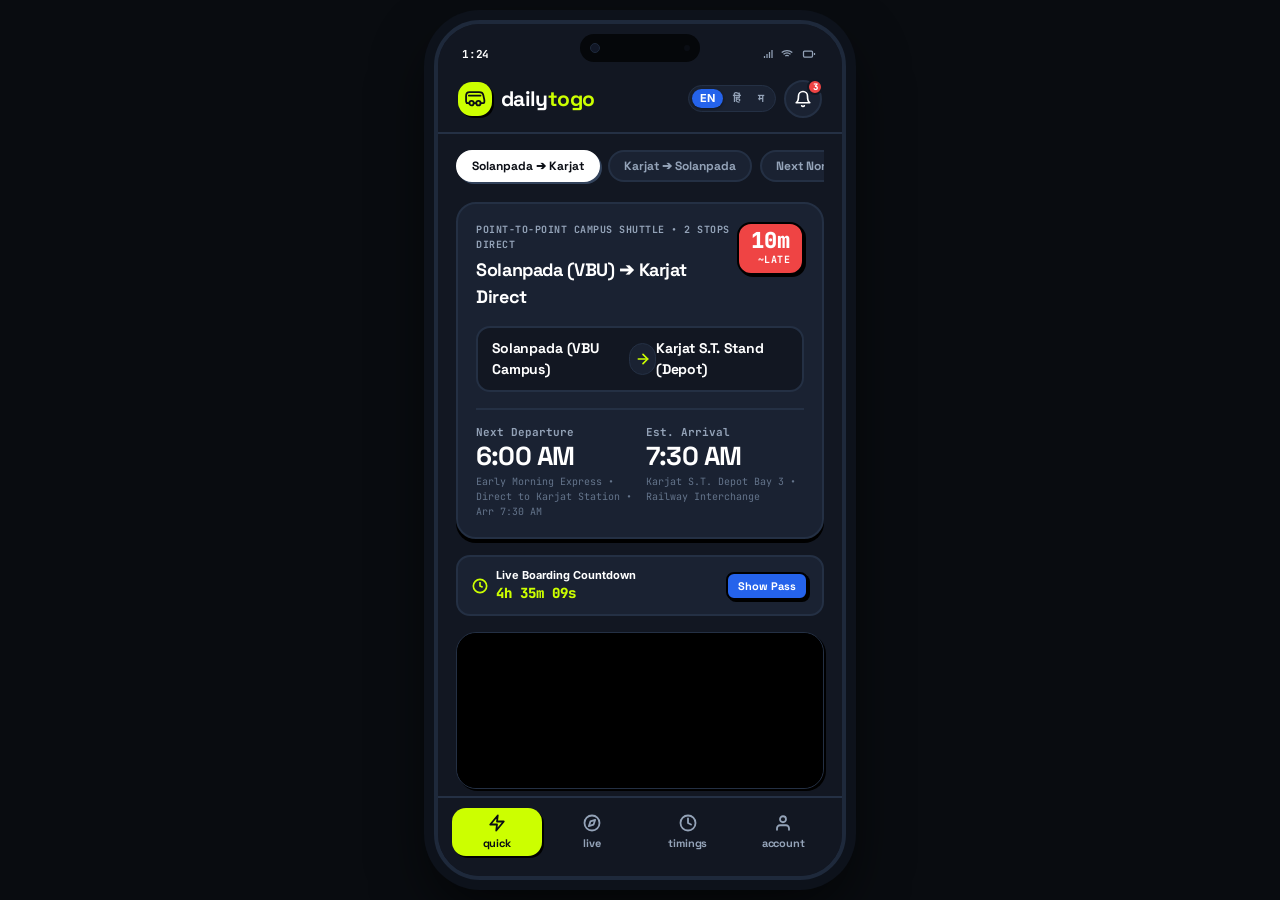
<file: index.html>
<!DOCTYPE html>
<html lang="en">
<head>
  <meta charset="UTF-8">
  <meta name="viewport" content="width=device-width, initial-scale=1.0">
  <title>Dailytogo — Next-Gen Student Transit & Campus Travel App</title>
  <meta name="description" content="Production-level UI/UX for Dailytogo, the energetic student-focused campus travel and intercity transit tracking app.">
  <link rel="preconnect" href="https://fonts.googleapis.com">
  <link rel="preconnect" href="https://fonts.gstatic.com" crossorigin>
  <link href="https://fonts.googleapis.com/css2?family=Inter:wght@400;500;600;700&family=JetBrains+Mono:wght@500;700;800&family=Space+Grotesk:wght@600;700;800&display=swap" rel="stylesheet">
  <link rel="stylesheet" href="styles.css">
</head>
<body>

  <div class="studio-wrapper">

    <!-- Mobile Device Frame Container -->
    <main class="phone-viewport-container">
      <div class="phone-device" role="region" aria-label="DailyToGo Mobile Application">
        
        <!-- Hardware Island & Front Sensors -->
        <div class="phone-notch-island" aria-hidden="true">
          <div class="island-camera-lens"></div>
          <div class="island-sensor"></div>
        </div>

        <!-- Mobile OS Status Bar -->
        <div class="phone-status-bar" aria-hidden="true">
          <span class="status-time" id="phoneStatusTime">9:41</span>
          <div class="status-indicators">
            <!-- 5G Signal SVG -->
            <svg width="14" height="12" viewBox="0 0 24 24" fill="none" stroke="currentColor" stroke-width="2.5"><path d="M2 20h.01"/><path d="M7 20v-4"/><path d="M12 20v-8"/><path d="M17 20V8"/><path d="M22 20V4"/></svg>
            <!-- Wifi SVG -->
            <svg width="14" height="12" viewBox="0 0 24 24" fill="none" stroke="currentColor" stroke-width="2.5"><path d="M5 12.55a11 11 0 0 1 14.08 0"/><path d="M1.42 9a16 16 0 0 1 21.16 0"/><path d="M8.53 16.11a6 6 0 0 1 6.95 0"/><line x1="12" y1="20" x2="12.01" y2="20"/></svg>
            <!-- Battery SVG -->
            <svg width="18" height="12" viewBox="0 0 24 24" fill="none" stroke="currentColor" stroke-width="2.5"><rect x="1" y="6" width="18" height="12" rx="2" ry="2"/><line x1="23" y1="10" x2="23" y2="14"/></svg>
          </div>
        </div>

        <!-- Application Top Header (Persistent) -->
        <header class="app-header">
          <div class="brand-header-group">
            <div class="brand-symbol" aria-hidden="true">
              <!-- redBus-inspired Rounded Bus Glyph Mark SVG -->
              <svg width="22" height="22" viewBox="0 0 32 32" fill="none" stroke="currentColor" stroke-width="2.6" stroke-linecap="round" stroke-linejoin="round">
                <path d="M4 22 H8 M14 22 H18 M24 22 H28 C29.5 22 30 20 29.5 17 L28 10 C27.5 7.5 25 6 22 6 H8 C4.5 6 3 8 3 12 L3 19 C3 21 4 22 6 22"/>
                <circle cx="11" cy="22" r="3.2"/>
                <circle cx="21" cy="22" r="3.2"/>
                <path d="M7 11 H24"/>
              </svg>
            </div>
            <h1 class="brand-title">Daily<span>togo</span></h1>
          </div>

          <!-- Language Selector & Top Bell Group -->
          <div class="header-right-group">
            <div class="lang-pill" role="radiogroup" aria-label="Select Language">
              <button type="button" class="lang-btn active" data-lang="en" title="English">EN</button>
              <button type="button" class="lang-btn" data-lang="hi" title="हिंदी (Hindi)">हिं</button>
              <button type="button" class="lang-btn" data-lang="mr" title="मराठी (Marathi)">म</button>
            </div>

            <button type="button" class="header-action-btn" id="headerBellBtn" aria-label="Open Notifications">
              <svg width="18" height="18" viewBox="0 0 24 24" fill="none" stroke="currentColor" stroke-width="2.2" stroke-linecap="round" stroke-linejoin="round">
                <path d="M18 8A6 6 0 0 0 6 8c0 7-3 9-3 9h18s-3-2-3-9"/>
                <path d="M13.73 21a2 2 0 0 1-3.46 0"/>
              </svg>
              <span class="notif-badge-pill" id="notifBadge" aria-label="3 new notifications">3</span>
            </button>
          </div>
        </header>

        <!-- Main Screen Scroll Area -->
        <div class="screens-viewport">

          <!-- ==========================================================
               SCREEN 1: QUICK (WIREFRAME 1)
               ========================================================== -->
          <section class="app-screen active" id="screen-quick" aria-label="Quick Overview">
            
            <!-- Horizontal Route Destination Selector (2-Stop Point-to-Point Shuttle) -->
            <div class="routes-scroller" role="tablist" aria-label="Campus Transit Corridors">
              <button type="button" class="route-chip active" data-route="solanpada-karjat" role="tab" aria-selected="true">Solanpada ➔ Karjat</button>
              <button type="button" class="route-chip" data-route="karjat-solanpada" role="tab">Karjat ➔ Solanpada</button>
              <button type="button" class="route-chip" data-route="next-shuttle" role="tab">Next Non-Stop</button>
              <button type="button" class="route-chip" data-route="night-run" role="tab">Night Exam Direct</button>
            </div>

            <!-- Main Hero Card with Wireframe "10m ~late" Status -->
            <div class="transit-hero-card">
              <div class="hero-top-row">
                <div class="route-badge-container">
                  <span class="route-label-sub" id="heroRouteSub">POINT-TO-POINT CAMPUS SHUTTLE • 2 STOPS DIRECT</span>
                  <div class="route-title-main" id="heroRouteTitle">Solanpada (VBU) ➔ Karjat Direct</div>
                </div>

                <!-- Wireframe "10m ~late" Badge -->
                <div class="late-status-badge" id="lateStatusBadge" role="status">
                  <div class="late-time" id="lateTimeText">10m</div>
                  <div class="late-label" id="lateLabelText">~late</div>
                </div>
              </div>

              <!-- Origin -> Destination Selector (VBU Campus <-> Karjat S.T. Stand) -->
              <div class="origin-dest-bar">
                <div class="station-pill" id="originStation">Solanpada (VBU Campus)</div>
                <button type="button" class="swap-route-btn" id="swapRouteBtn" aria-label="Swap Origin and Destination">
                  <svg width="16" height="16" viewBox="0 0 24 24" fill="none" stroke="currentColor" stroke-width="2.5" stroke-linecap="round" stroke-linejoin="round">
                    <line x1="5" y1="12" x2="19" y2="12"/>
                    <polyline points="12 5 19 12 12 19"/>
                  </svg>
                </button>
                <div class="station-pill" id="destStation">Karjat S.T. Stand (Depot)</div>
              </div>

              <!-- Departure and Estimated Arrival Grid -->
              <div class="departure-arrival-grid">
                <div class="metric-col">
                  <span class="metric-label">Next Departure</span>
                  <span class="metric-val" id="nextDepVal">2:15 PM</span>
                  <span class="metric-sub" id="originSubVal">VBU Main Porch Bay 1</span>
                </div>
                <div class="metric-col">
                  <span class="metric-label">Est. Arrival</span>
                  <span class="metric-val" id="estArrVal">3:45 PM</span>
                  <span class="metric-sub" id="destSubVal">Karjat Depot Bay 3</span>
                </div>
              </div>
            </div>

            <!-- Live Departure Countdown Ticker -->
            <div class="countdown-pill-banner">
              <div class="countdown-left">
                <svg class="live-beacon-icon" width="16" height="16" viewBox="0 0 24 24" fill="none" stroke="currentColor" stroke-width="2.5"><circle cx="12" cy="12" r="10"/><polyline points="12 6 12 12 16 14"/></svg>
                <div>
                  <div style="font-size: 11px; font-weight: 700; color: var(--text-main);">Live Boarding Countdown</div>
                  <div class="countdown-digits" id="liveCountdownTimer">Boarding in 18m</div>
                </div>
              </div>
              <button type="button" class="quick-action-cta" onclick="alert('Student VBU Bus Pass Verified! Ready for boarding at Solanpada gate.')">
                Show Pass
              </button>
            </div>

            <!-- Campus Shuttle Live Video -->
            <div class="animation-slot-wrapper">
              <div class="transit-video-frame">
                <video id="heroTransitVideo" class="transit-slot-video" src="bus_to_karjat.mp4" autoplay loop muted playsinline preload="auto"></video>
              </div>
            </div>

          </section>

          <!-- ==========================================================
               SCREEN 2: LIVE MAP & STOPS TIMELINE (WIREFRAME 2 & 6)
               ========================================================== -->
          <section class="app-screen" id="screen-live" aria-label="Live Bus Tracking">

            <!-- Interactive Live Map Canvas Container -->
            <div class="live-map-card">

              <!-- Map Background Radar SVG Graphic (Direct 2-Stop Corridor) -->
              <svg class="map-svg-grid" viewBox="0 0 380 250" fill="none" preserveAspectRatio="none">
                <!-- Stylized Solid Map Streets (NO GRADIENTS) -->
                <rect width="380" height="250" fill="#0D121B"/>
                <path d="M0 60 H380 M0 140 H380 M0 210 H380" stroke="#1A2232" stroke-width="14"/>
                <path d="M90 0 V250 M220 0 V250 M320 0 V250" stroke="#1A2232" stroke-width="14"/>
                
                <!-- Scenic River & Ghat Land Contours -->
                <path d="M-20 180 Q100 130 200 190 T390 120" stroke="#152136" stroke-width="26"/>
                
                <!-- Direct Non-Stop Route Line connecting Karjat to Solanpada -->
                <path d="M50 190 L130 150 L220 120 L320 70" stroke="#0091EA" stroke-width="6" stroke-linecap="round" stroke-linejoin="round"/>
                
                <!-- Stop 1: Karjat Station Pin -->
                <circle cx="50" cy="190" r="8" fill="#10B981" stroke="#FFFFFF" stroke-width="3"/>
                <text x="50" y="215" fill="#FFFFFF" font-family="'JetBrains Mono', monospace" font-size="10" font-weight="700" text-anchor="middle">Karjat Station</text>
                
                <!-- Stop 2: Solanpada (VBU Campus) Pin -->
                <circle cx="320" cy="70" r="8" fill="#CCFF00" stroke="#000000" stroke-width="3"/>
                <text x="315" y="52" fill="#CCFF00" font-family="'JetBrains Mono', monospace" font-size="10" font-weight="800" text-anchor="middle">Solanpada (VBU)</text>

                <!-- Live Direct Transit Bus moving along the route -->
                <g transform="translate(195, 128)">
                  <circle cx="0" cy="0" r="16" fill="#0091EA" opacity="0.3">
                    <animate attributeName="r" values="10;22;10" dur="2s" repeatCount="indefinite"/>
                  </circle>
                  <circle cx="0" cy="0" r="9" fill="#0091EA" stroke="#FFFFFF" stroke-width="2.5"/>
                  <!-- Mini bus glyph inside marker -->
                  <rect x="-4" y="-3" width="8" height="6" rx="1" fill="#FFA000"/>
                </g>
              </svg>

              <!-- Map Header Overlay -->
              <div class="map-header-overlay">
                <div class="bus-status-tag">
                  <span class="brand-dot"></span>
                  <span>Shuttle VBU-01 • Direct Non-Stop</span>
                </div>
                <div class="bus-speed-badge" id="liveSpeedVal">48 km/h</div>
              </div>

              <!-- Map Bottom Refresh Button (Matching Wireframe: 'refresh') -->
              <div class="map-bottom-controls">
                <button type="button" class="btn-wireframe-refresh" id="mapRefreshBtn">
                  <svg width="13" height="13" viewBox="0 0 24 24" fill="none" stroke="currentColor" stroke-width="2.5" stroke-linecap="round" stroke-linejoin="round">
                    <path d="M21.5 2v6h-6M21.34 15.57a10 10 0 1 1-.57-8.38l5.67-5.67"/>
                  </svg>
                  <span>refresh</span>
                </button>
              </div>

              <!-- MAP ERROR / EMPTY STATE OVERLAY (From Wireframe 6: "Turn location on to enable map preview") -->
              <div class="map-disabled-state" id="mapDisabledState">
                <div class="disabled-icon-box">
                  <svg width="24" height="24" viewBox="0 0 24 24" fill="none" stroke="currentColor" stroke-width="2.5" stroke-linecap="round" stroke-linejoin="round">
                    <line x1="1" y1="1" x2="23" y2="23"/>
                    <path d="M21 10c0 7-9 13-9 13s-1.87-1.25-3.6-3.15"/>
                    <path d="M12.97 4.07A8.72 8.72 0 0 1 21 10c0 1.25-.3 2.45-.84 3.52"/>
                    <circle cx="12" cy="10" r="3"/>
                  </svg>
                </div>
                <p class="disabled-title">Turn location on to enable map preview</p>
                <button type="button" class="btn-error-retry" id="errorRetryBtn">
                  <svg width="13" height="13" viewBox="0 0 24 24" fill="none" stroke="currentColor" stroke-width="2.5"><path d="M21.5 2v6h-6M21.34 15.57a10 10 0 1 1-.57-8.38l5.67-5.67"/></svg>
                  Error retry
                </button>
              </div>

            </div>

            <!-- Live Transit Video Feed -->
            <div class="animation-slot-wrapper">
              <div class="transit-video-frame">
                <video id="liveHighwayVideo" class="transit-slot-video" src="bus_to_solanpada.mp4" autoplay loop muted playsinline preload="auto"></video>
              </div>
            </div>

            <!-- Route Stop Progression Timeline (7 Key Corridor Stops) -->
            <div class="route-stops-card">
              <div class="stops-card-title">
                <span data-i18n="progression_title">Corridor Route Progression</span>
                <span class="stops-card-badge" id="stopsProgressionBadge" style="background-color: var(--brand-primary); color: #FFFFFF;" data-i18n="stops_badge">7 Key Halts</span>
              </div>

              <!-- Corridor Info Banner -->
              <div style="background-color: var(--bg-surface); border: 1px solid var(--border-subtle); border-radius: var(--radius-sm); padding: 8px 12px; margin-bottom: 12px; display: flex; align-items: center; justify-content: space-between;">
                <span style="font-family: var(--font-mono); font-size: 11px; font-weight: 700; color: var(--accent-volt);" data-i18n="corridor_banner">
                  KARJAT ⇄ SOLANPADA GHAT CORRIDOR
                </span>
                <span style="font-family: var(--font-mono); font-size: 10px; color: var(--text-dim);" data-i18n="corridor_distance">
                  24.2 km • ~1h 30m
                </span>
              </div>

              <div class="timeline-stops-list" id="timelineStopsContainer">

                <!-- Stop 1: Origin -->
                <div class="timeline-stop-item completed" id="timelineItem1">
                  <div class="stop-left-group">
                    <span class="stop-marker-dot" style="background-color: #10B981; border-color: #FFFFFF;"></span>
                    <div>
                      <div class="stop-name" id="timelineOriginName">Solanpada ST Bus Stop</div>
                      <div class="stop-type-sub" id="timelineOriginSub">VBU Campus Porch Bay 1</div>
                    </div>
                  </div>
                  <span class="stop-time-val" id="timelineOriginTime">02:15 PM</span>
                </div>

                <!-- Stop 2: Jambrung -->
                <div class="timeline-stop-item" id="timelineItem2">
                  <div class="stop-left-group">
                    <span class="stop-marker-dot" style="background-color: var(--border-bold); border-color: #243044;"></span>
                    <div>
                      <div class="stop-name" id="stop2Name">Jambrung Village Stop</div>
                      <div class="stop-type-sub" id="stop2Sub">Ghat Base Passenger Halt</div>
                    </div>
                  </div>
                  <span class="stop-time-val" id="stop2Time">+12m</span>
                </div>

                <!-- Stop 3: Kashele -->
                <div class="timeline-stop-item current" id="timelineItem3" style="border-left: 2px dashed var(--accent-volt); margin-left: 6px; padding-left: 14px;">
                  <div class="stop-left-group">
                    <span class="stop-marker-dot" style="background-color: var(--accent-volt); border-color: #000000;"></span>
                    <div>
                      <div class="stop-name" id="stop3Name" style="color: var(--accent-volt);">Kashele Village / Market Phata</div>
                      <div class="stop-type-sub" id="stop3Sub" style="color: var(--text-muted); font-weight: 600;">Mid-Route Student Junction</div>
                    </div>
                  </div>
                  <span class="stop-time-val" id="stop3Time" style="color: var(--accent-volt); font-weight: 800;">44 km/h</span>
                </div>

                <!-- Stop 4: Bhivpuri -->
                <div class="timeline-stop-item" id="timelineItem4">
                  <div class="stop-left-group">
                    <span class="stop-marker-dot" style="background-color: var(--border-bold); border-color: #243044;"></span>
                    <div>
                      <div class="stop-name" id="stop4Name">Bhivpuri Road Station Phata</div>
                      <div class="stop-type-sub" id="stop4Sub">Suburban Train Feeder Link</div>
                    </div>
                  </div>
                  <span class="stop-time-val" id="stop4Time">+45m</span>
                </div>

                <!-- Stop 5: D-Mart -->
                <div class="timeline-stop-item" id="timelineItem5">
                  <div class="stop-left-group">
                    <span class="stop-marker-dot" style="background-color: var(--border-bold); border-color: #243044;"></span>
                    <div>
                      <div class="stop-name" id="stop5Name">D-Mart / Wanjale Phata</div>
                      <div class="stop-type-sub" id="stop5Sub">Karjat Outskirts Halt</div>
                    </div>
                  </div>
                  <span class="stop-time-val" id="stop5Time">+65m</span>
                </div>

                <!-- Stop 6: Char Rasta -->
                <div class="timeline-stop-item" id="timelineItem6">
                  <div class="stop-left-group">
                    <span class="stop-marker-dot" style="background-color: var(--border-bold); border-color: #243044;"></span>
                    <div>
                      <div class="stop-name" id="stop6Name">Char Rasta (Char Phata)</div>
                      <div class="stop-type-sub" id="stop6Sub">Market Interchange Crossing</div>
                    </div>
                  </div>
                  <span class="stop-time-val" id="stop6Time">+78m</span>
                </div>

                <!-- Stop 7: Final Terminus -->
                <div class="timeline-stop-item" id="timelineItem7">
                  <div class="stop-left-group">
                    <span class="stop-marker-dot" style="background-color: var(--accent-volt); border-color: #000000;"></span>
                    <div>
                      <div class="stop-name" id="timelineDestName">Karjat S.T. Stand (Depot)</div>
                      <div class="stop-type-sub" id="timelineDestSub" style="color: var(--accent-volt); font-weight: 700;">Suburban Rail Interchange • Bay 3</div>
                    </div>
                  </div>
                  <span class="stop-time-val" id="timelineDestTime">03:45 PM</span>
                </div>

              </div>

            </div>

          </section>

          <!-- ==========================================================
               SCREEN 3: TIMINGS (WIREFRAME 3)
               ========================================================== -->
          <section class="app-screen" id="screen-timings" aria-label="Campus Bus Schedules">

            <div class="timings-header-bar">
              <div class="section-group-title">
                <svg width="18" height="18" viewBox="0 0 24 24" fill="none" stroke="currentColor" stroke-width="2.5"><rect x="3" y="4" width="18" height="18" rx="2" ry="2"/><line x1="16" y1="2" x2="16" y2="6"/><line x1="8" y1="2" x2="8" y2="6"/><line x1="3" y1="10" x2="21" y2="10"/></svg>
                <span>Daily Bus Schedule</span>
              </div>
              <span class="stops-card-badge">Mon – Sat</span>
            </div>

            <div class="schedule-grid-container">

              <!-- BLOCK 1: Departing from Karjat (Karjat ➔ Solanpada) -->
              <div class="schedule-block">
                <div class="schedule-direction-label">
                  <svg width="13" height="13" viewBox="0 0 24 24" fill="none" stroke="currentColor" stroke-width="3"><polyline points="9 18 15 12 9 6"/></svg>
                  <span>Departing from Karjat (Karjat ➔ Solanpada)</span>
                </div>

                <!-- 8:30 AM to 10:00 AM -->
                <div class="schedule-card" data-direction="karjat-solanpada" data-index="0" role="button" tabindex="0">
                  <div class="sched-left">
                    <div class="sched-time-badge">8:30 AM</div>
                    <div class="sched-meta">
                      <div class="sched-route-name">8:30 AM ➔ 10:00 AM</div>
                      <div class="sched-subtext">Karjat Depot Bay 4 • Arr 10:00 AM at Solanpada (VBU)</div>
                    </div>
                  </div>
                  <div class="sched-right">
                    <span class="status-pill-solid ontime">ON TIME</span>
                    <button type="button" class="bell-reminder-icon-btn" title="Set departure alarm" aria-label="Set reminder for 8:30 AM">
                      <svg width="13" height="13" viewBox="0 0 24 24" fill="none" stroke="currentColor" stroke-width="2.2"><path d="M18 8A6 6 0 0 0 6 8c0 7-3 9-3 9h18s-3-2-3-9"/><path d="M13.73 21a2 2 0 0 1-3.46 0"/></svg>
                    </button>
                  </div>
                </div>

                <!-- 11:30 AM to 1:00 PM -->
                <div class="schedule-card" data-direction="karjat-solanpada" data-index="1" role="button" tabindex="0">
                  <div class="sched-left">
                    <div class="sched-time-badge">11:30 AM</div>
                    <div class="sched-meta">
                      <div class="sched-route-name">11:30 AM ➔ 1:00 PM</div>
                      <div class="sched-subtext">Midday Campus Connector • Direct to VBU Gate • Arr 1:00 PM</div>
                    </div>
                  </div>
                  <div class="sched-right">
                    <span class="status-pill-solid ontime">ON TIME</span>
                    <button type="button" class="bell-reminder-icon-btn" title="Departure alarm active" aria-label="Set reminder for 11:30 AM">
                      <svg width="13" height="13" viewBox="0 0 24 24" fill="none" stroke="currentColor" stroke-width="2.2"><path d="M18 8A6 6 0 0 0 6 8c0 7-3 9-3 9h18s-3-2-3-9"/><path d="M13.73 21a2 2 0 0 1-3.46 0"/></svg>
                    </button>
                  </div>
                </div>

                <!-- 1:00 PM to 2:30 PM -->
                <div class="schedule-card" data-direction="karjat-solanpada" data-index="2" role="button" tabindex="0">
                  <div class="sched-left">
                    <div class="sched-time-badge">1:00 PM</div>
                    <div class="sched-meta">
                      <div class="sched-route-name">1:00 PM ➔ 2:30 PM</div>
                      <div class="sched-subtext">Post-Lunch Shuttle • Depot Bay 3 • Arr 2:30 PM</div>
                    </div>
                  </div>
                  <div class="sched-right">
                    <span class="status-pill-solid ontime">ON TIME</span>
                    <button type="button" class="bell-reminder-icon-btn" title="Set departure alarm" aria-label="Set reminder for 1:00 PM">
                      <svg width="13" height="13" viewBox="0 0 24 24" fill="none" stroke="currentColor" stroke-width="2.2"><path d="M18 8A6 6 0 0 0 6 8c0 7-3 9-3 9h18s-3-2-3-9"/><path d="M13.73 21a2 2 0 0 1-3.46 0"/></svg>
                    </button>
                  </div>
                </div>

                <!-- 4:15 PM to 5:45 PM -->
                <div class="schedule-card" data-direction="karjat-solanpada" data-index="3" role="button" tabindex="0">
                  <div class="sched-left">
                    <div class="sched-time-badge">4:15 PM</div>
                    <div class="sched-meta">
                      <div class="sched-route-name">4:15 PM ➔ 5:45 PM</div>
                      <div class="sched-subtext">Evening Campus Return • Sync with Mumbai Local • Arr 5:45 PM</div>
                    </div>
                  </div>
                  <div class="sched-right">
                    <span class="status-pill-solid ontime">ON TIME</span>
                    <button type="button" class="bell-reminder-icon-btn" title="Set departure alarm" aria-label="Set reminder for 4:15 PM">
                      <svg width="13" height="13" viewBox="0 0 24 24" fill="none" stroke="currentColor" stroke-width="2.2"><path d="M18 8A6 6 0 0 0 6 8c0 7-3 9-3 9h18s-3-2-3-9"/><path d="M13.73 21a2 2 0 0 1-3.46 0"/></svg>
                    </button>
                  </div>
                </div>

                <!-- 7:30 PM to 9:00 PM -->
                <div class="schedule-card" data-direction="karjat-solanpada" data-index="4" role="button" tabindex="0">
                  <div class="sched-left">
                    <div class="sched-time-badge">7:30 PM</div>
                    <div class="sched-meta">
                      <div class="sched-route-name">7:30 PM ➔ 9:00 PM</div>
                      <div class="sched-subtext">Night Campus Shuttle • Last Scheduled Return</div>
                    </div>
                  </div>
                  <div class="sched-right">
                    <span class="status-pill-solid ontime">ON TIME</span>
                    <button type="button" class="bell-reminder-icon-btn" title="Set departure alarm" aria-label="Set reminder for 7:30 PM">
                      <svg width="13" height="13" viewBox="0 0 24 24" fill="none" stroke="currentColor" stroke-width="2.2"><path d="M18 8A6 6 0 0 0 6 8c0 7-3 9-3 9h18s-3-2-3-9"/><path d="M13.73 21a2 2 0 0 1-3.46 0"/></svg>
                    </button>
                  </div>
                </div>
              </div>

              <!-- Campus Terminal Video Feed -->
              <div class="animation-slot-wrapper">
                <div class="transit-video-frame">
                  <video id="boardingVideo" class="transit-slot-video" src="students_boarding.mp4" autoplay loop muted playsinline preload="auto"></video>
                </div>
              </div>

              <!-- BLOCK 2: Departing from Solanpada (Solanpada ➔ Karjat) -->
              <div class="schedule-block">
                <div class="schedule-direction-label">
                  <svg width="13" height="13" viewBox="0 0 24 24" fill="none" stroke="currentColor" stroke-width="3"><polyline points="9 18 15 12 9 6"/></svg>
                  <span>Departing from Solanpada (Solanpada ➔ Karjat)</span>
                </div>

                <!-- 6:00 AM to 7:30 AM -->
                <div class="schedule-card" data-direction="solanpada-karjat" data-index="0" role="button" tabindex="0">
                  <div class="sched-left">
                    <div class="sched-time-badge">6:00 AM</div>
                    <div class="sched-meta">
                      <div class="sched-route-name">6:00 AM ➔ 7:30 AM</div>
                      <div class="sched-subtext">Early Morning Express • Direct to Karjat Station • Arr 7:30 AM</div>
                    </div>
                  </div>
                  <div class="sched-right">
                    <span class="status-pill-solid ontime">ON TIME</span>
                    <button type="button" class="bell-reminder-icon-btn" title="Set departure alarm" aria-label="Set reminder for 6:00 AM">
                      <svg width="13" height="13" viewBox="0 0 24 24" fill="none" stroke="currentColor" stroke-width="2.2"><path d="M18 8A6 6 0 0 0 6 8c0 7-3 9-3 9h18s-3-2-3-9"/><path d="M13.73 21a2 2 0 0 1-3.46 0"/></svg>
                    </button>
                  </div>
                </div>

                <!-- 9:45 AM to 11:15 AM -->
                <div class="schedule-card" data-direction="solanpada-karjat" data-index="1" role="button" tabindex="0">
                  <div class="sched-left">
                    <div class="sched-time-badge">9:45 AM</div>
                    <div class="sched-meta">
                      <div class="sched-route-name">9:45 AM ➔ 11:15 AM</div>
                      <div class="sched-subtext">Morning Academic Shuttle • VBU Main Porch Bay 1 • Arr 11:15 AM</div>
                    </div>
                  </div>
                  <div class="sched-right">
                    <span class="status-pill-solid ontime">ON TIME</span>
                    <button type="button" class="bell-reminder-icon-btn" title="Set departure alarm" aria-label="Set reminder for 9:45 AM">
                      <svg width="13" height="13" viewBox="0 0 24 24" fill="none" stroke="currentColor" stroke-width="2.2"><path d="M18 8A6 6 0 0 0 6 8c0 7-3 9-3 9h18s-3-2-3-9"/><path d="M13.73 21a2 2 0 0 1-3.46 0"/></svg>
                    </button>
                  </div>
                </div>

                <!-- 12:45 PM to 2:15 PM -->
                <div class="schedule-card" data-direction="solanpada-karjat" data-index="2" role="button" tabindex="0">
                  <div class="sched-left">
                    <div class="sched-time-badge">12:45 PM</div>
                    <div class="sched-meta">
                      <div class="sched-route-name">12:45 PM ➔ 2:15 PM</div>
                      <div class="sched-subtext">Mid-Day Station Connector • Direct to Karjat Depot • Arr 2:15 PM</div>
                    </div>
                  </div>
                  <div class="sched-right">
                    <span class="status-pill-solid ontime">ON TIME</span>
                    <button type="button" class="bell-reminder-icon-btn" title="Set departure alarm" aria-label="Set reminder for 12:45 PM">
                      <svg width="13" height="13" viewBox="0 0 24 24" fill="none" stroke="currentColor" stroke-width="2.2"><path d="M18 8A6 6 0 0 0 6 8c0 7-3 9-3 9h18s-3-2-3-9"/><path d="M13.73 21a2 2 0 0 1-3.46 0"/></svg>
                    </button>
                  </div>
                </div>

                <!-- 2:15 PM to 3:45 PM -->
                <div class="schedule-card next-bus active-selected-bus" data-direction="solanpada-karjat" data-index="3" role="button" tabindex="0">
                  <div class="sched-left">
                    <div class="sched-time-badge">2:15 PM</div>
                    <div class="sched-meta">
                      <div class="sched-route-name">2:15 PM ➔ 3:45 PM</div>
                      <div class="sched-subtext">Afternoon Campus Exit • Solanpada Porch Bay 2 • Arr 3:45 PM</div>
                    </div>
                  </div>
                  <div class="sched-right">
                    <span class="status-pill-solid ontime">NEXT BUS</span>
                    <button type="button" class="bell-reminder-icon-btn active" title="Departure alarm active" aria-label="Cancel reminder for 2:15 PM">
                      <svg width="13" height="13" viewBox="0 0 24 24" fill="none" stroke="currentColor" stroke-width="2.2"><path d="M18 8A6 6 0 0 0 6 8c0 7-3 9-3 9h18s-3-2-3-9"/><path d="M13.73 21a2 2 0 0 1-3.46 0"/></svg>
                    </button>
                  </div>
                </div>

                <!-- 5:30 PM to 7:00 PM -->
                <div class="schedule-card" data-direction="solanpada-karjat" data-index="4" role="button" tabindex="0">
                  <div class="sched-left">
                    <div class="sched-time-badge">5:30 PM</div>
                    <div class="sched-meta">
                      <div class="sched-route-name">5:30 PM ➔ 7:00 PM</div>
                      <div class="sched-subtext">Evening Peak Transit • Direct to Karjat Station • Arr 7:00 PM</div>
                    </div>
                  </div>
                  <div class="sched-right">
                    <span class="status-pill-solid ontime">ON TIME</span>
                    <button type="button" class="bell-reminder-icon-btn" title="Set departure alarm" aria-label="Set reminder for 5:30 PM">
                      <svg width="13" height="13" viewBox="0 0 24 24" fill="none" stroke="currentColor" stroke-width="2.2"><path d="M18 8A6 6 0 0 0 6 8c0 7-3 9-3 9h18s-3-2-3-9"/><path d="M13.73 21a2 2 0 0 1-3.46 0"/></svg>
                    </button>
                  </div>
                </div>
              </div>

            </div>

          </section>

          <!-- ==========================================================
               SCREEN 4: ACCOUNT / PROFILE & SETTINGS (WIREFRAME 4 & 7)
               ========================================================== -->
          <section class="app-screen" id="screen-account" aria-label="Student Profile & Settings">

            <!-- Profile Card -->
            <div class="profile-card-container">
              
              <div class="profile-top-bar">
                <div class="profile-avatar-wrapper">
                  <div class="avatar-circle">
                    <svg width="34" height="34" viewBox="0 0 24 24" fill="none" stroke="currentColor" stroke-width="2"><path d="M20 21v-2a4 4 0 0 0-4-4H8a4 4 0 0 0-4 4v2"/><circle cx="12" cy="7" r="4"/></svg>
                  </div>
                  <!-- Wireframe 'update' button on avatar -->
                  <button type="button" class="avatar-update-btn" id="avatarUpdateTrigger" title="Upload new student avatar">update</button>
                </div>

                <div class="profile-header-text">
                  <div class="student-name-title">Aarav Sharma</div>
                  <div class="student-id-sub">VU2024-ENG-082 • SEM IV</div>
                </div>
              </div>

              <!-- Input 1: Name (From Wireframe) -->
              <div class="form-group">
                <label class="form-label" for="profileNameInput">Name</label>
                <input class="student-text-input" type="text" id="profileNameInput" value="Aarav Sharma">
              </div>

              <!-- Input 2: Address / Hostel (From Wireframe) -->
              <div class="form-group">
                <label class="form-label" for="profileAddressInput">Address / Campus Hostel</label>
                <input class="student-text-input" type="text" id="profileAddressInput" value="Hostel Block B, Room 304, VU Campus">
              </div>

              <!-- Wireframe Update Button -->
              <button type="button" class="btn-update-profile" id="updateProfileBtn">
                <svg width="14" height="14" viewBox="0 0 24 24" fill="none" stroke="currentColor" stroke-width="2.5"><path d="M19 21H5a2 2 0 0 1-2-2V5a2 2 0 0 1 2-2h11l5 5v11a2 2 0 0 1-2 2z"/><polyline points="17 21 17 13 7 13 7 21"/><polyline points="7 3 7 8 15 8"/></svg>
                Save profile changes
              </button>

              <!-- WIREFRAME SUCCESS STATE (Wireframe 7: "profile updated successfully") -->
              <div class="toast-msg-box success" id="profileSuccessToast" role="alert">
                <svg width="15" height="15" viewBox="0 0 24 24" fill="none" stroke="currentColor" stroke-width="3"><polyline points="20 6 9 17 4 12"/></svg>
                <span>profile updated successfully</span>
              </div>

              <!-- WIREFRAME ERROR STATE (Wireframe 7: "profile upload failed max limit 5mb") -->
              <div class="toast-msg-box error" id="profileErrorToast" role="alert">
                <svg width="15" height="15" viewBox="0 0 24 24" fill="none" stroke="currentColor" stroke-width="3"><circle cx="12" cy="12" r="10"/><line x1="12" y1="8" x2="12" y2="12"/><line x1="12" y1="16" x2="12.01" y2="16"/></svg>
                <span>profile upload failed max limit 5mb</span>
              </div>

            </div>

            <!-- Wireframe Section: "Notification" -->
            <div class="settings-section-card">
              <div class="settings-card-header">
                <svg width="16" height="16" viewBox="0 0 24 24" fill="none" stroke="currentColor" stroke-width="2.5"><path d="M18 8A6 6 0 0 0 6 8c0 7-3 9-3 9h18s-3-2-3-9"/><path d="M13.73 21a2 2 0 0 1-3.46 0"/></svg>
                <span>Notification</span>
              </div>

              <!-- Bus Reminder Toggle -->
              <div class="toggle-item-row">
                <div class="toggle-text-group">
                  <div class="toggle-label">Bus Reminder</div>
                  <div class="toggle-desc">Alert 15 mins prior to campus departure</div>
                </div>
                <label class="switch-input">
                  <input type="checkbox" checked aria-label="Toggle Bus Reminder">
                  <span class="switch-slider"></span>
                </label>
              </div>

              <!-- Bus Status Toggle -->
              <div class="toggle-item-row">
                <div class="toggle-text-group">
                  <div class="toggle-label">Bus Status</div>
                  <div class="toggle-desc">Real-time arrival & seat occupancy updates</div>
                </div>
                <label class="switch-input">
                  <input type="checkbox" checked aria-label="Toggle Bus Status">
                  <span class="switch-slider"></span>
                </label>
              </div>

              <!-- Route Updates Toggle -->
              <div class="toggle-item-row">
                <div class="toggle-text-group">
                  <div class="toggle-label">Route Updates</div>
                  <div class="toggle-desc">Detours, ghat highway blocks and delays</div>
                </div>
                <label class="switch-input">
                  <input type="checkbox" aria-label="Toggle Route Updates">
                  <span class="switch-slider"></span>
                </label>
              </div>

            </div>

            <!-- Wireframe Section: "Alerts" -->
            <div class="settings-section-card">
              <div class="settings-card-header">
                <svg width="16" height="16" viewBox="0 0 24 24" fill="none" stroke="currentColor" stroke-width="2.5"><polygon points="7.86 2 16.14 2 22 7.86 22 16.14 16.14 22 7.86 22 2 16.14 2 7.86 7.86 2"/><line x1="12" y1="8" x2="12" y2="12"/><line x1="12" y1="16" x2="12.01" y2="16"/></svg>
                <span>Alerts</span>
              </div>

              <!-- Weather Alert Toggle -->
              <div class="toggle-item-row">
                <div class="toggle-text-group">
                  <div class="toggle-label">Weather Alert</div>
                  <div class="toggle-desc">Heavy rainfall and ghat road waterlogging warnings</div>
                </div>
                <label class="switch-input">
                  <input type="checkbox" checked aria-label="Toggle Weather Alert">
                  <span class="switch-slider"></span>
                </label>
              </div>

              <!-- Cancellation Alert Toggle -->
              <div class="toggle-item-row">
                <div class="toggle-text-group">
                  <div class="toggle-label">Cancellation Alert</div>
                  <div class="toggle-desc">Emergency schedule suspensions & refunds</div>
                </div>
                <label class="switch-input">
                  <input type="checkbox" checked aria-label="Toggle Cancellation Alert">
                  <span class="switch-slider"></span>
                </label>
              </div>

            </div>

          </section>

          <!-- ==========================================================
               SCREEN 5: NOTIFICATIONS (WIREFRAME 5)
               ========================================================== -->
          <section class="app-screen" id="screen-notifications" aria-label="Transit Alerts & Announcements">

            <div class="timings-header-bar">
              <div class="section-group-title">
                <button type="button" class="tool-chip-btn" id="notifBackBtn" style="padding: 4px 8px; margin-right: 4px;" title="Back to Quick tab">
                  <svg width="13" height="13" viewBox="0 0 24 24" fill="none" stroke="currentColor" stroke-width="2.5"><polyline points="15 18 9 12 15 6"/></svg>
                </button>
                <svg width="18" height="18" viewBox="0 0 24 24" fill="none" stroke="currentColor" stroke-width="2.5"><path d="M18 8A6 6 0 0 0 6 8c0 7-3 9-3 9h18s-3-2-3-9"/><path d="M13.73 21a2 2 0 0 1-3.46 0"/></svg>
                <span>Notifications</span>
              </div>
              <button type="button" class="tool-chip-btn" onclick="document.getElementById('notifBadge').textContent='0'; alert('All transit notices marked as read.')">
                Mark all read
              </button>
            </div>

            <!-- Transit Advisory Motion Graphic -->
            <div class="animation-slot-wrapper" style="background-color: var(--bg-surface-elevated); border: 1px solid var(--border-subtle); padding: 14px 0; display: flex; justify-content: center; align-items: center;">
              <svg width="50" height="32" viewBox="0 0 60 40" fill="none">
                <path d="M30 6 A12 12 0 0 0 18 18 C18 26 12 30 12 30 H48 S42 26 42 18 A12 12 0 0 0 30 6" fill="#1A2232" stroke="#CCFF00" stroke-width="2"/>
                <circle cx="30" cy="34" r="3" fill="#CCFF00"/>
                <path d="M10 14 Q6 18 10 22 M50 14 Q54 18 50 22" stroke="#EF4444" stroke-width="2" stroke-linecap="round"/>
              </svg>
            </div>

            <!-- Notifications Feed matching exact text from wireframe 5 -->
            <div class="notifs-list-container">

              <!-- Wireframe Item 1: "Bus delayed by 20min" -->
              <article class="notif-card urgent">
                <div class="notif-icon-box delay" aria-hidden="true">
                  <svg width="18" height="18" viewBox="0 0 24 24" fill="none" stroke="currentColor" stroke-width="2.5"><circle cx="12" cy="12" r="10"/><polyline points="12 6 12 12 16 14"/></svg>
                </div>
                <div class="notif-body">
                  <div class="notif-title-row">
                    <h2 class="notif-title">Bus delayed by 20min</h2>
                    <span class="notif-time-stamp">5m ago</span>
                  </div>
                  <p class="notif-desc-text">
                    Shuttle VB-04 running 20m late due to heavy traffic at Jamrung toll bridge. Revised campus arrival time is 1:50 PM.
                  </p>
                </div>
              </article>

              <!-- Wireframe Item 2: "Bus cancelled cause of heavy rainfall" -->
              <article class="notif-card urgent">
                <div class="notif-icon-box cancel" aria-hidden="true">
                  <svg width="18" height="18" viewBox="0 0 24 24" fill="none" stroke="currentColor" stroke-width="2.5"><line x1="18" y1="6" x2="6" y2="18"/><line x1="6" y1="6" x2="18" y2="18"/></svg>
                </div>
                <div class="notif-body">
                  <div class="notif-title-row">
                    <h2 class="notif-title">Bus cancelled cause of heavy rainfall</h2>
                    <span class="notif-time-stamp">25m ago</span>
                  </div>
                  <p class="notif-desc-text">
                    Karjat-to-Campus 5:30 PM evening service suspended due to flash ghat road waterlogging. Next available coach scheduled for 7:00 PM.
                  </p>
                </div>
              </article>

              <!-- Wireframe Item 3: "10% off , festive exam discount" -->
              <article class="notif-card promo">
                <div class="notif-icon-box offer" aria-hidden="true">
                  <svg width="18" height="18" viewBox="0 0 24 24" fill="none" stroke="currentColor" stroke-width="2.5"><line x1="19" y1="5" x2="5" y2="19"/><circle cx="6.5" cy="6.5" r="2.5"/><circle cx="17.5" cy="17.5" r="2.5"/></svg>
                </div>
                <div class="notif-body">
                  <div class="notif-title-row">
                    <h2 class="notif-title">10% off, festive exam discount</h2>
                    <span class="notif-time-stamp">2h ago</span>
                  </div>
                  <p class="notif-desc-text">
                    Exclusive student semester transit pass discount! Use code <strong>VUEXAMS</strong> at campus kiosk for 10% off monthly shuttle credits.
                  </p>
                </div>
              </article>

              <!-- Bonus student alert -->
              <article class="notif-card">
                <div class="notif-icon-box" style="background-color: var(--brand-primary); color: #FFFFFF;" aria-hidden="true">
                  <svg width="18" height="18" viewBox="0 0 24 24" fill="none" stroke="currentColor" stroke-width="2.5"><path d="M4 15s1-1 4-1 5 2 8 2 4-1 4-1V3s-1 1-4 1-5-2-8-2-4 1-4 1z"/><line x1="4" y1="22" x2="4" y2="15"/></svg>
                </div>
                <div class="notif-body">
                  <div class="notif-title-row">
                    <h2 class="notif-title">Night Library Shuttle Active</h2>
                    <span class="notif-time-stamp">Yesterday</span>
                  </div>
                  <p class="notif-desc-text">
                    Extended exam week night campus perimeter shuttle running between Hostel blocks and Central Library until 11:30 PM tonight.
                  </p>
                </div>
              </article>

            </div>

          </section>

        </div>

        <!-- Wireframe Bottom Navigation Bar: quick | live | timings | account -->
        <nav class="phone-bottom-nav" aria-label="Main Navigation">
          <!-- Tab 1: quick -->
          <button type="button" class="nav-tab-item active" data-target="quick">
            <svg class="tab-icon-svg" width="18" height="18" viewBox="0 0 24 24" fill="none" stroke="currentColor" stroke-width="2.4" stroke-linecap="round" stroke-linejoin="round">
              <polygon points="13 2 3 14 12 14 11 22 21 10 12 10 13 2"/>
            </svg>
            <span class="tab-label">quick</span>
          </button>

          <!-- Tab 2: live -->
          <button type="button" class="nav-tab-item" data-target="live">
            <svg class="tab-icon-svg" width="18" height="18" viewBox="0 0 24 24" fill="none" stroke="currentColor" stroke-width="2.4" stroke-linecap="round" stroke-linejoin="round">
              <circle cx="12" cy="12" r="10"/>
              <polygon points="16.24 7.76 14.12 14.12 7.76 16.24 9.88 9.88 16.24 7.76"/>
            </svg>
            <span class="tab-label">live</span>
          </button>

          <!-- Tab 3: timings -->
          <button type="button" class="nav-tab-item" data-target="timings">
            <svg class="tab-icon-svg" width="18" height="18" viewBox="0 0 24 24" fill="none" stroke="currentColor" stroke-width="2.4" stroke-linecap="round" stroke-linejoin="round">
              <circle cx="12" cy="12" r="10"/>
              <polyline points="12 6 12 12 16 14"/>
            </svg>
            <span class="tab-label">timings</span>
          </button>

          <!-- Tab 4: account -->
          <button type="button" class="nav-tab-item" data-target="account">
            <svg class="tab-icon-svg" width="18" height="18" viewBox="0 0 24 24" fill="none" stroke="currentColor" stroke-width="2.4" stroke-linecap="round" stroke-linejoin="round">
              <path d="M20 21v-2a4 4 0 0 0-4-4H8a4 4 0 0 0-4 4v2"/>
              <circle cx="12" cy="7" r="4"/>
            </svg>
            <span class="tab-label">account</span>
          </button>
        </nav>

      </div>
    </main>

  </div>

  <script src="app.js"></script>
</body>
</html>
</file>
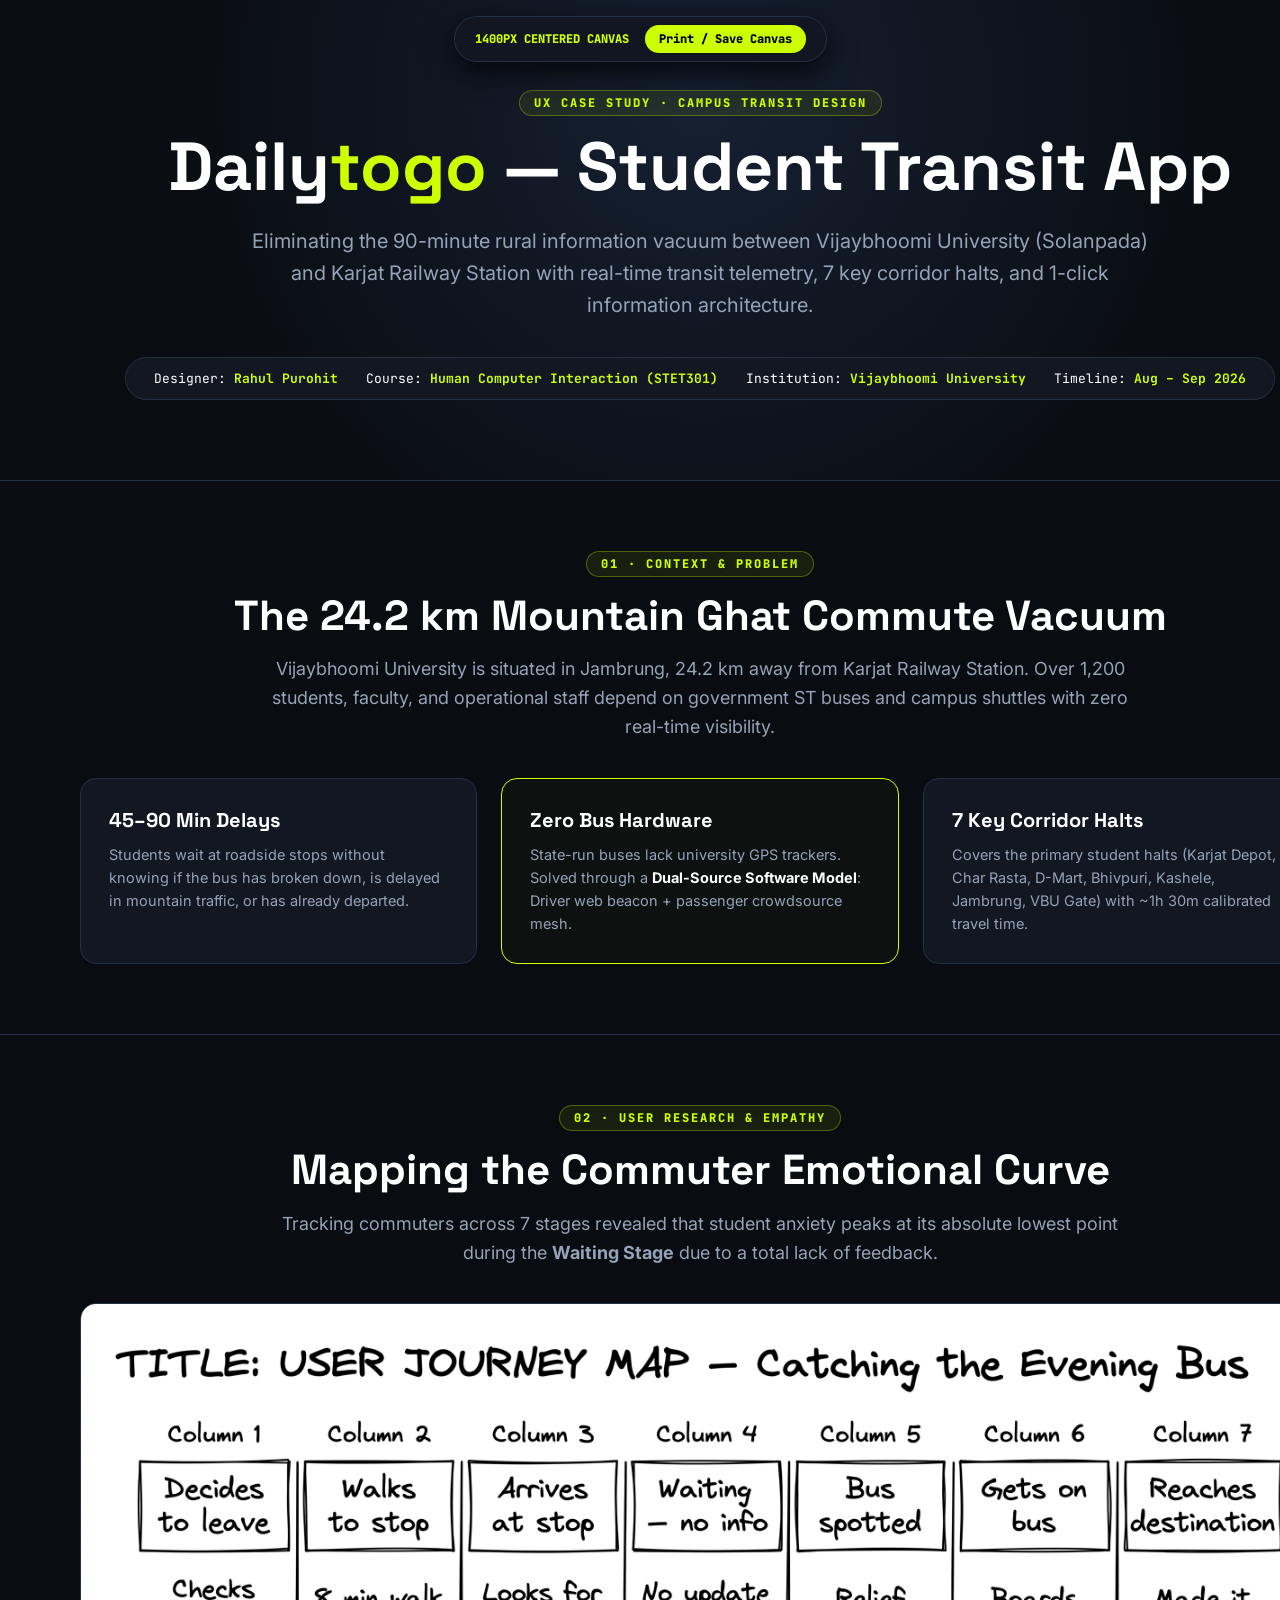
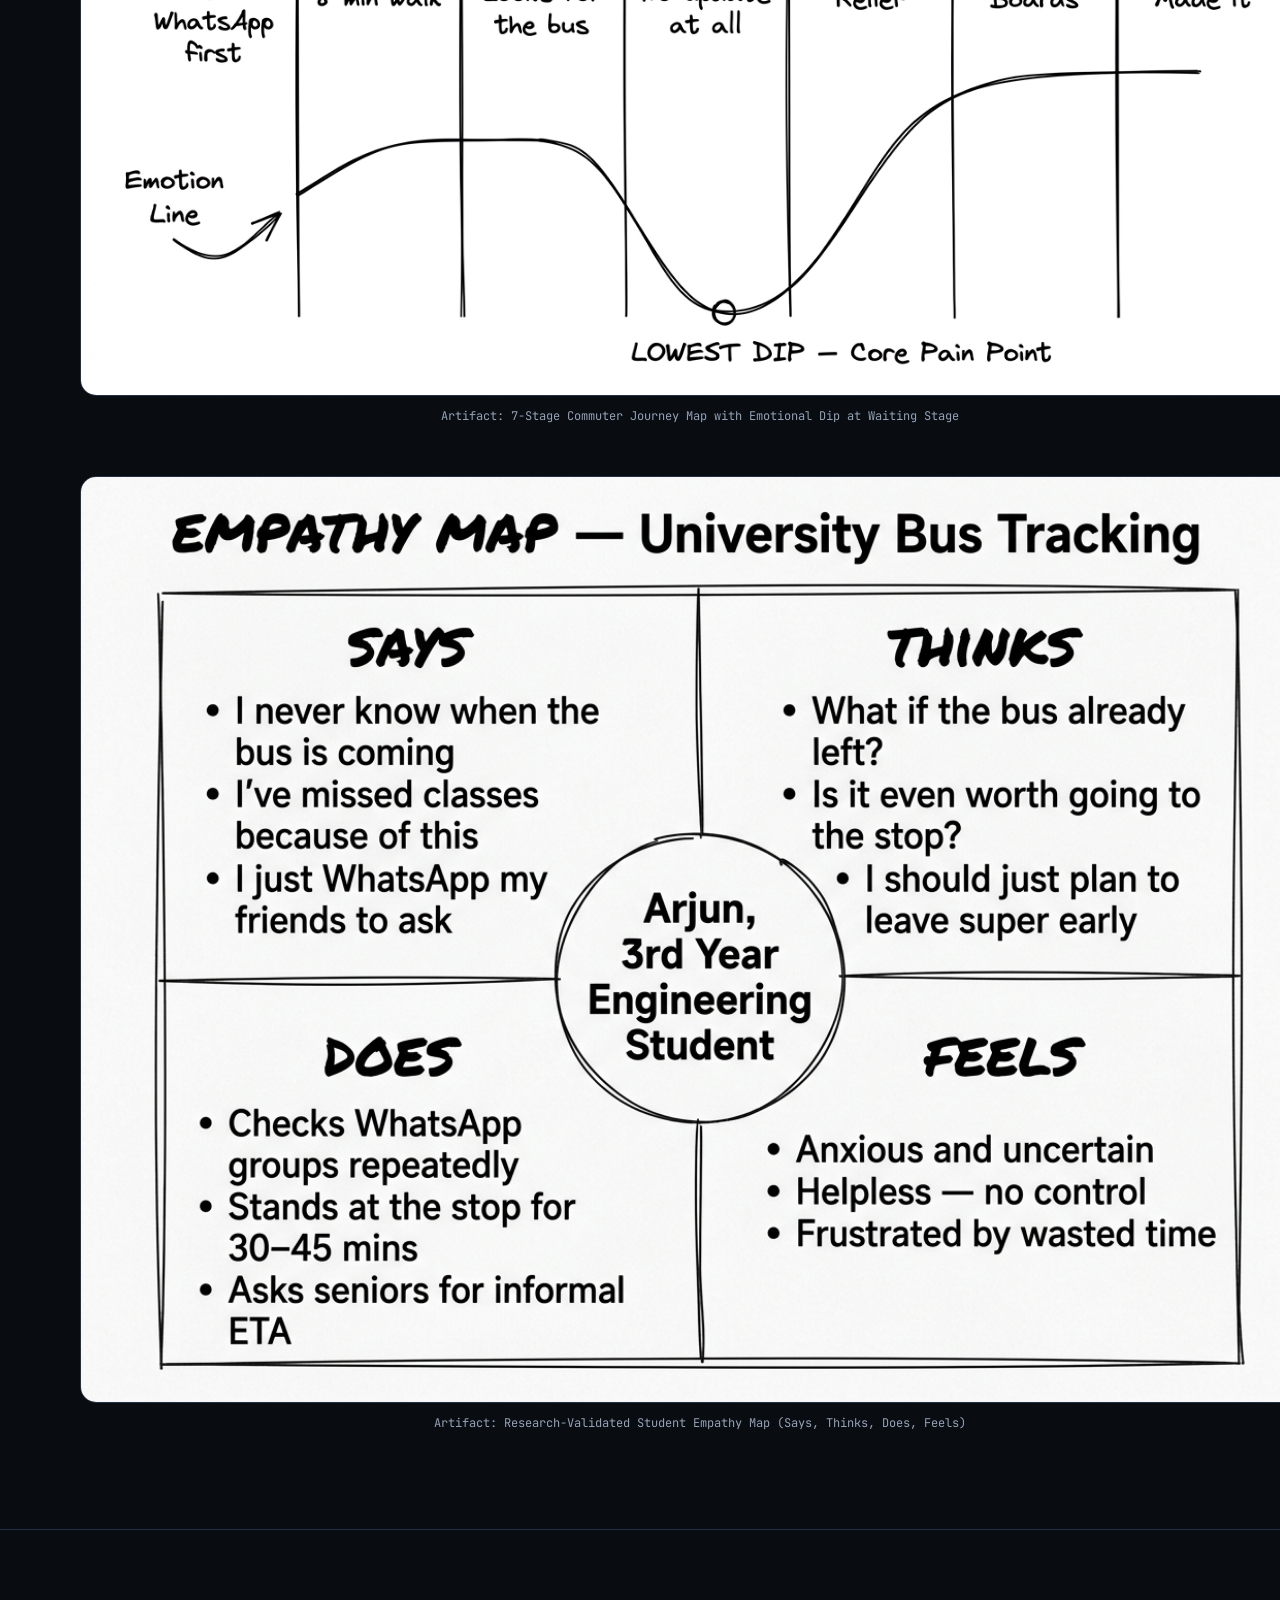
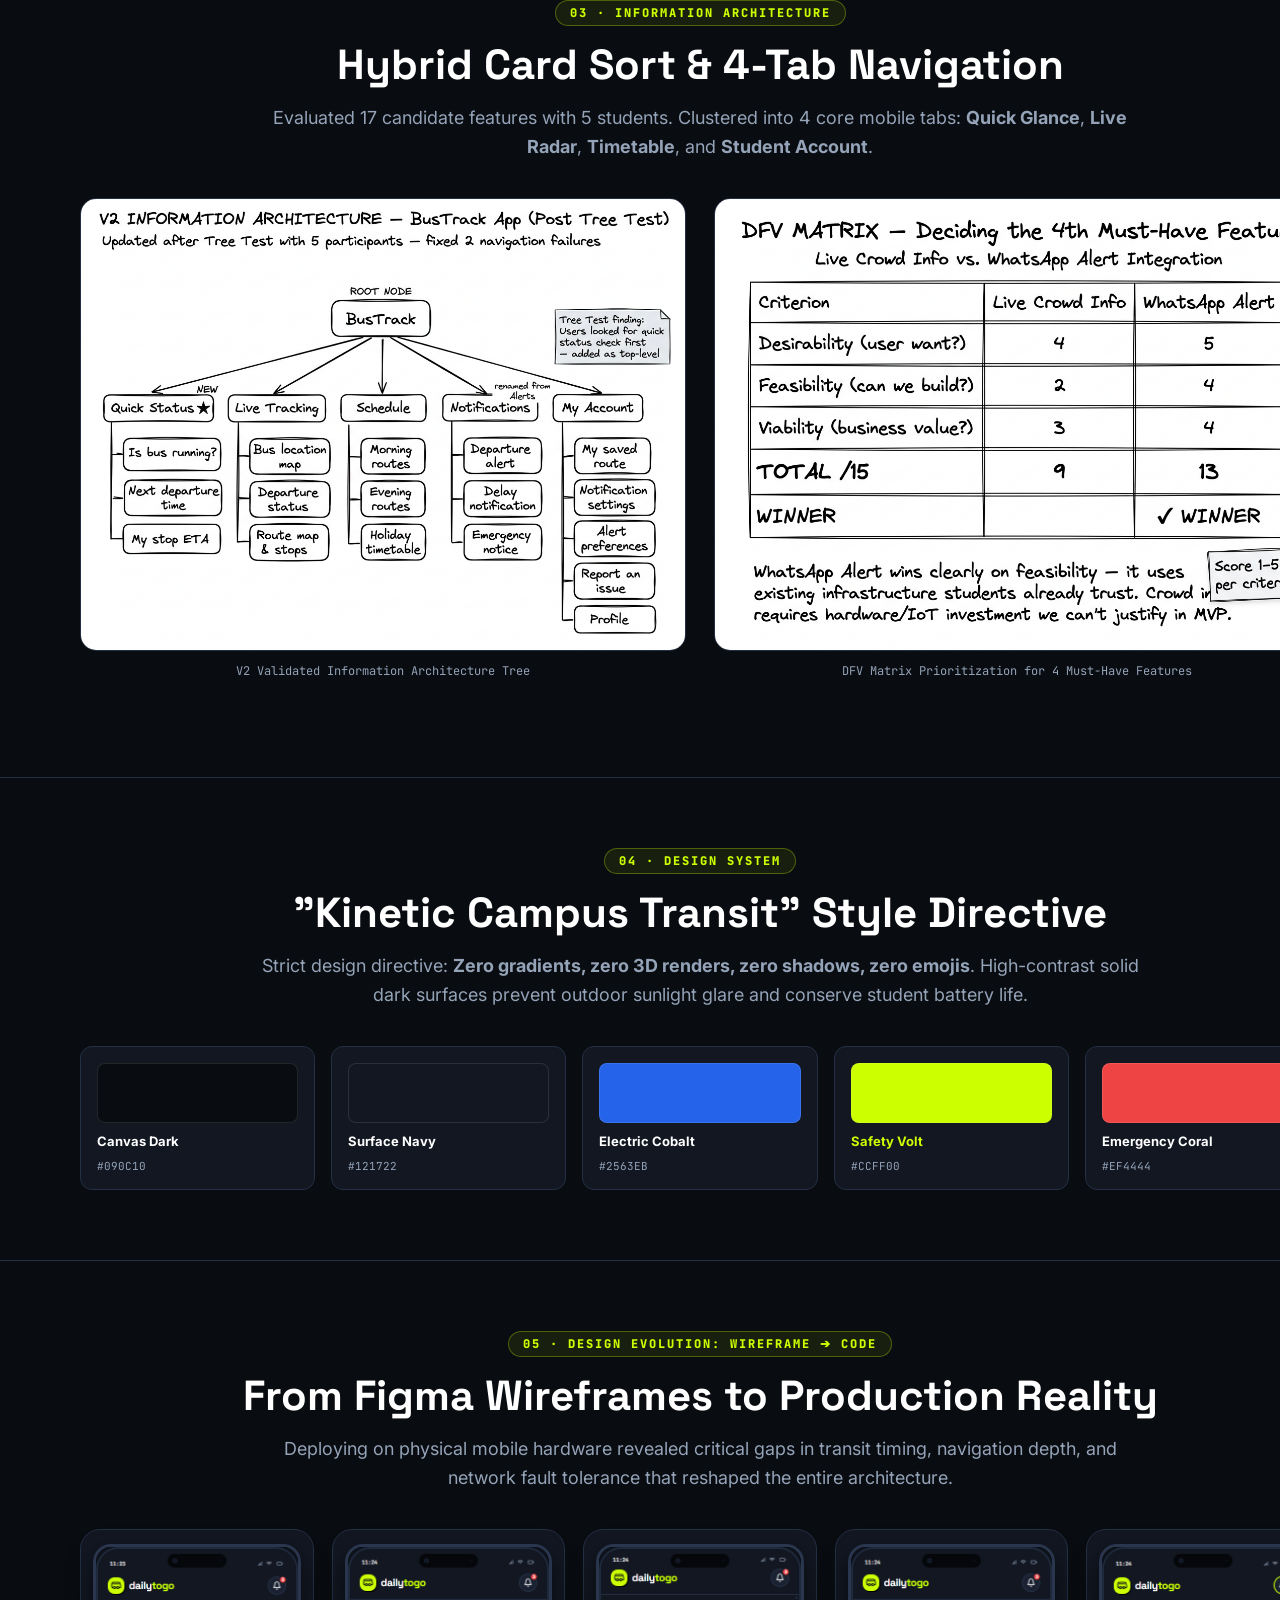
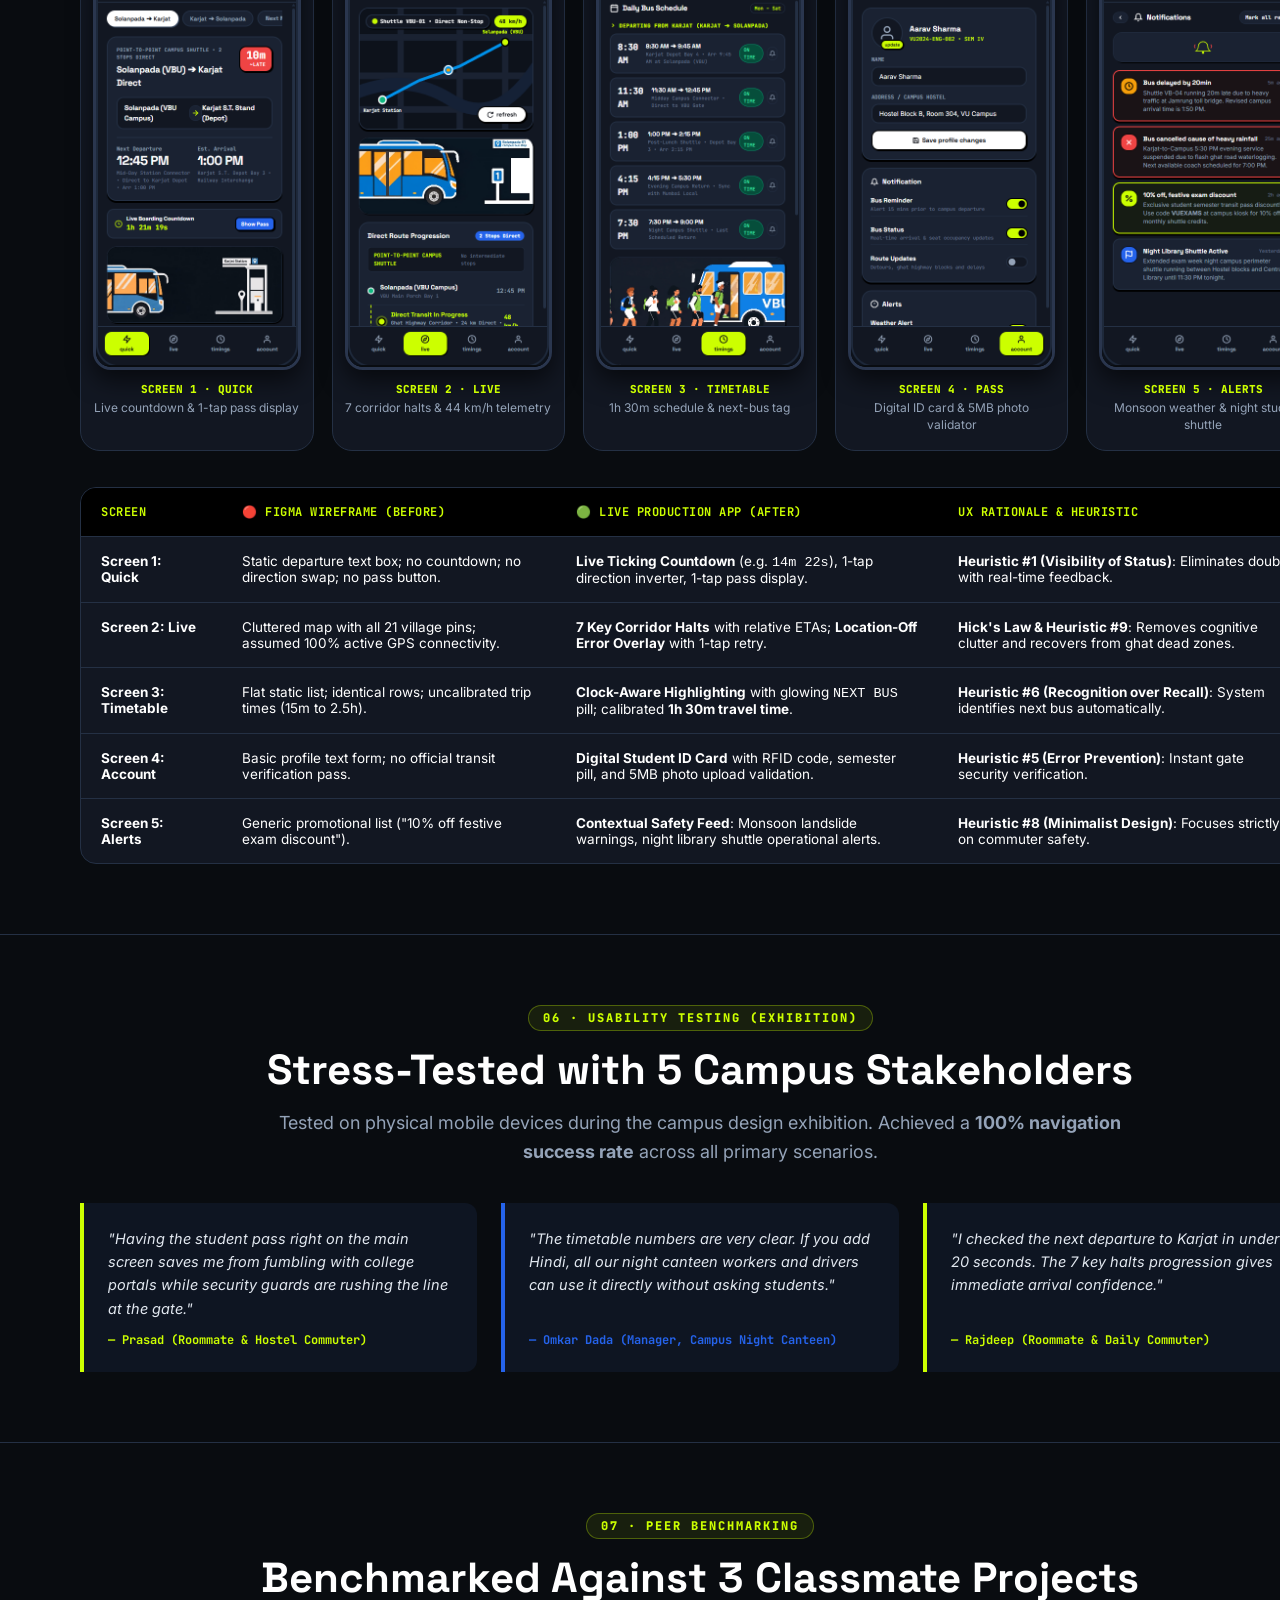
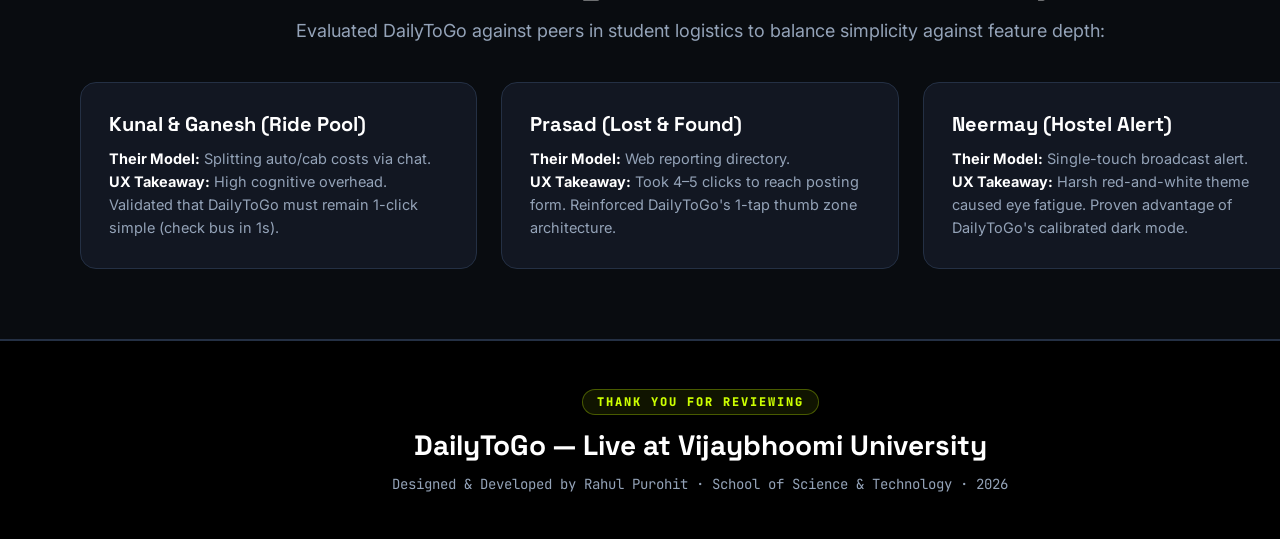
<file: behance_showcase.html>
<!DOCTYPE html>
<html lang="en">
<head>
  <meta charset="UTF-8">
  <meta name="viewport" content="width=device-width, initial-scale=1.0">
  <title>DailyToGo — Behance Visual Showcase (1400px Centered)</title>
  <link rel="preconnect" href="https://fonts.googleapis.com">
  <link rel="preconnect" href="https://fonts.gstatic.com" crossorigin>
  <link href="https://fonts.googleapis.com/css2?family=Inter:wght@400;500;600;700;800&family=JetBrains+Mono:wght@500;700;800&family=Space+Grotesk:wght@600;700;800&display=swap" rel="stylesheet">
  <style>
    :root {
      --bg-dark: #090C10;
      --bg-surface: #121722;
      --bg-card: #161D2B;
      --brand-blue: #2563EB;
      --volt: #CCFF00;
      --emerald: #10B981;
      --coral: #EF4444;
      --text-white: #FFFFFF;
      --text-muted: #94A3B8;
      --border: #243044;
      --font-display: 'Space Grotesk', sans-serif;
      --font-body: 'Inter', sans-serif;
      --font-mono: 'JetBrains Mono', monospace;
    }

    * {
      box-sizing: border-box;
      margin: 0;
      padding: 0;
    }

    body {
      background-color: #030712;
      color: var(--text-white);
      font-family: var(--font-body);
      display: flex;
      flex-direction: column;
      align-items: center;
      margin: 0;
      padding: 0;
    }

    /* Fixed Download Toolbar (Hidden when taking screenshot) */
    .top-actions {
      position: fixed;
      top: 16px;
      z-index: 1000;
      background: rgba(18, 23, 34, 0.95);
      backdrop-filter: blur(12px);
      border: 1px solid var(--border);
      padding: 8px 20px;
      border-radius: 9999px;
      display: flex;
      align-items: center;
      gap: 16px;
      box-shadow: 0 10px 30px rgba(0,0,0,0.8);
    }

    .top-badge {
      font-family: var(--font-mono);
      font-size: 12px;
      font-weight: 800;
      color: var(--volt);
      text-transform: uppercase;
    }

    .action-btn {
      background: var(--volt);
      color: #000;
      font-family: var(--font-mono);
      font-size: 12px;
      font-weight: 800;
      border: none;
      padding: 6px 14px;
      border-radius: 9999px;
      cursor: pointer;
    }

    /* 1400px Standard Behance Canvas */
    .behance-board {
      width: 1400px;
      max-width: 1400px;
      background-color: var(--bg-dark);
      display: flex;
      flex-direction: column;
      margin: 0 auto;
      padding: 0;
    }

    /* Centered Section Container */
    .b-section {
      width: 100%;
      padding: 70px 80px;
      border-bottom: 1px solid var(--border);
      display: flex;
      flex-direction: column;
      align-items: center;
      text-align: center;
    }

    /* Centered Section Header Wrapper */
    .sec-header {
      max-width: 1060px;
      margin: 0 auto 36px auto;
      text-align: center;
      display: flex;
      flex-direction: column;
      align-items: center;
    }

    .sec-badge {
      font-family: var(--font-mono);
      font-size: 12px;
      font-weight: 800;
      letter-spacing: 2px;
      color: var(--volt);
      text-transform: uppercase;
      background: rgba(204, 255, 0, 0.08);
      border: 1px solid rgba(204, 255, 0, 0.3);
      padding: 4px 14px;
      border-radius: 9999px;
      margin-bottom: 14px;
      display: inline-block;
    }

    .sec-heading {
      font-family: var(--font-display);
      font-size: 42px;
      font-weight: 800;
      color: #FFFFFF;
      margin-bottom: 14px;
      line-height: 1.2;
    }

    .sec-desc {
      font-size: 18px;
      color: var(--text-muted);
      max-width: 880px;
      line-height: 1.6;
      margin: 0 auto;
    }

    /* Hero Banner */
    .hero-banner {
      background: radial-gradient(circle at 50% 20%, #162032 0%, #090C10 70%);
      padding: 90px 80px 80px 80px;
      text-align: center;
    }

    .hero-title {
      font-family: var(--font-display);
      font-size: 68px;
      font-weight: 800;
      line-height: 1.1;
      color: #FFFFFF;
      max-width: 1100px;
      margin: 0 auto 20px auto;
    }

    .hero-title span {
      color: var(--volt);
    }

    .hero-sub {
      font-size: 20px;
      color: var(--text-muted);
      max-width: 900px;
      line-height: 1.6;
      margin: 0 auto 36px auto;
    }

    .hero-meta-strip {
      display: inline-flex;
      gap: 28px;
      font-family: var(--font-mono);
      font-size: 13px;
      color: #FFFFFF;
      background: var(--bg-surface);
      border: 1px solid var(--border);
      padding: 12px 28px;
      border-radius: 9999px;
      margin: 0 auto;
    }

    .hero-meta-strip strong {
      color: var(--volt);
    }

    /* Grids & Cards */
    .grid-2 {
      width: 100%;
      max-width: 1240px;
      display: grid;
      grid-template-columns: 1fr 1fr;
      gap: 28px;
      margin: 0 auto;
      text-align: left;
    }

    .grid-3 {
      width: 100%;
      max-width: 1240px;
      display: grid;
      grid-template-columns: repeat(3, 1fr);
      gap: 24px;
      margin: 0 auto;
      text-align: left;
    }

    .b-card {
      background: var(--bg-surface);
      border: 1px solid var(--border);
      border-radius: 16px;
      padding: 28px;
    }

    .b-card.highlight {
      border-color: var(--volt);
      background: rgba(204, 255, 0, 0.02);
    }

    .b-card-title {
      font-family: var(--font-display);
      font-size: 20px;
      font-weight: 700;
      color: #FFFFFF;
      margin-bottom: 10px;
      display: flex;
      align-items: center;
      gap: 8px;
    }

    .b-card-p {
      font-size: 14.5px;
      color: var(--text-muted);
      line-height: 1.6;
    }

    .b-card-p strong {
      color: #FFFFFF;
    }

    /* Diagram Showcase Frames */
    .diagram-frame {
      width: 100%;
      max-width: 1240px;
      background: #000000;
      border: 1px solid var(--border);
      border-radius: 16px;
      overflow: hidden;
      margin: 0 auto 12px auto;
      display: flex;
      justify-content: center;
    }

    .diagram-frame img {
      width: 100%;
      height: auto;
      display: block;
      object-fit: cover;
    }

    .diagram-caption {
      font-family: var(--font-mono);
      font-size: 12px;
      color: var(--text-muted);
      text-align: center;
      margin: 0 auto 28px auto;
    }

    /* 5-Phone Showcase Ribbon */
    .screens-ribbon-grid {
      width: 100%;
      max-width: 1240px;
      display: grid;
      grid-template-columns: repeat(5, 1fr);
      gap: 18px;
      margin: 0 auto 36px auto;
    }

    .ribbon-phone-card {
      background: var(--bg-surface);
      border: 1px solid var(--border);
      border-radius: 20px;
      padding: 14px 12px 16px 12px;
      display: flex;
      flex-direction: column;
      align-items: center;
      text-align: center;
    }

    .phone-img-wrap {
      width: 100%;
      background: #000;
      border: 3px solid #2A364E;
      border-radius: 18px;
      overflow: hidden;
      margin-bottom: 12px;
      box-shadow: 0 10px 24px rgba(0,0,0,0.6);
    }

    .phone-img-wrap img {
      width: 100%;
      height: auto;
      display: block;
    }

    .ribbon-label {
      font-family: var(--font-mono);
      font-size: 11px;
      font-weight: 800;
      color: var(--volt);
      text-transform: uppercase;
      margin-bottom: 4px;
    }

    .ribbon-sub {
      font-size: 12px;
      color: var(--text-muted);
      line-height: 1.4;
    }

    /* Before vs After Master Comparison Table */
    .compare-table-wrap {
      width: 100%;
      max-width: 1240px;
      background: var(--bg-surface);
      border: 1px solid var(--border);
      border-radius: 16px;
      overflow: hidden;
      margin: 0 auto;
    }

    table.b-compare-table {
      width: 100%;
      border-collapse: collapse;
      text-align: left;
      font-size: 13.5px;
    }

    table.b-compare-table th, table.b-compare-table td {
      padding: 16px 20px;
      border-bottom: 1px solid var(--border);
      vertical-align: top;
    }

    table.b-compare-table th {
      background: #000000;
      font-family: var(--font-mono);
      font-size: 12px;
      color: var(--volt);
      text-transform: uppercase;
      letter-spacing: 0.5px;
    }

    table.b-compare-table tr:last-child td {
      border-bottom: none;
    }

    table.b-compare-table td strong {
      color: #FFFFFF;
    }

    .tag-before {
      color: #94A3B8;
      font-family: var(--font-mono);
      font-size: 11px;
      font-weight: 700;
    }

    .tag-after {
      color: var(--volt);
      font-family: var(--font-mono);
      font-size: 11px;
      font-weight: 700;
    }

    /* Quotes Grid */
    .quote-card {
      background: #0E1522;
      border-left: 4px solid var(--volt);
      border-radius: 0 12px 12px 0;
      padding: 24px;
      display: flex;
      flex-direction: column;
      justify-content: space-between;
      height: 100%;
    }

    .quote-text {
      font-size: 14.5px;
      font-style: italic;
      color: #E2E8F0;
      line-height: 1.6;
      margin-bottom: 12px;
    }

    .quote-author {
      font-family: var(--font-mono);
      font-size: 12px;
      font-weight: 700;
      color: var(--volt);
    }

    /* Design Tokens Palette Bar */
    .token-row {
      width: 100%;
      max-width: 1240px;
      display: grid;
      grid-template-columns: repeat(5, 1fr);
      gap: 16px;
      margin: 0 auto;
    }

    .color-swatch {
      background: var(--bg-surface);
      border: 1px solid var(--border);
      border-radius: 12px;
      padding: 16px;
      display: flex;
      flex-direction: column;
      gap: 10px;
      text-align: left;
    }

    .swatch-box {
      width: 100%;
      height: 60px;
      border-radius: 8px;
      border: 1px solid rgba(255,255,255,0.1);
    }

    .swatch-name {
      font-size: 13px;
      font-weight: 700;
      color: #FFFFFF;
    }

    .swatch-hex {
      font-family: var(--font-mono);
      font-size: 11px;
      color: var(--text-muted);
    }

    /* Tightly Cropped Footer — Zero Extra Dead Space Below */
    .footer-banner {
      background: #000000;
      padding: 48px 80px 48px 80px;
      text-align: center;
      display: flex;
      flex-direction: column;
      align-items: center;
      gap: 12px;
      margin: 0;
      border-top: 1px solid var(--border);
    }

    .footer-title {
      font-family: var(--font-display);
      font-size: 28px;
      font-weight: 800;
      color: #FFFFFF;
    }

    .footer-sub {
      color: var(--text-muted);
      font-size: 14px;
      font-family: var(--font-mono);
    }
  </style>
</head>
<body>

  <!-- Top Action Bar -->
  <aside class="top-actions" aria-label="Behance Showcase Actions">
    <span class="top-badge">1400px Centered Canvas</span>
    <button type="button" class="action-btn" onclick="window.print()">Print / Save Canvas</button>
  </aside>

  <!-- 1400px Master Board -->
  <main class="behance-board" id="behanceCanvas">

    <!-- 01. HERO BANNER -->
    <header class="b-section hero-banner">
      <div class="sec-badge">UX CASE STUDY · CAMPUS TRANSIT DESIGN</div>
      <h1 class="hero-title">Daily<span>togo</span> — Student Transit App</h1>
      <p class="hero-sub">
        Eliminating the 90-minute rural information vacuum between Vijaybhoomi University (Solanpada) and Karjat Railway Station with real-time transit telemetry, 7 key corridor halts, and 1-click information architecture.
      </p>
      <div class="hero-meta-strip">
        <span>Designer: <strong>Rahul Purohit</strong></span>
        <span>Course: <strong>Human Computer Interaction (STET301)</strong></span>
        <span>Institution: <strong>Vijaybhoomi University</strong></span>
        <span>Timeline: <strong>Aug – Sep 2026</strong></span>
      </div>
    </header>

    <!-- 02. PROBLEM & CONTEXT -->
    <section class="b-section">
      <div class="sec-header">
        <span class="sec-badge">01 · CONTEXT & PROBLEM</span>
        <h2 class="sec-heading">The 24.2 km Mountain Ghat Commute Vacuum</h2>
        <p class="sec-desc">
          Vijaybhoomi University is situated in Jambrung, 24.2 km away from Karjat Railway Station. Over 1,200 students, faculty, and operational staff depend on government ST buses and campus shuttles with zero real-time visibility.
        </p>
      </div>

      <div class="grid-3">
        <div class="b-card">
          <h3 class="b-card-title">45–90 Min Delays</h3>
          <p class="b-card-p">
            Students wait at roadside stops without knowing if the bus has broken down, is delayed in mountain traffic, or has already departed.
          </p>
        </div>
        <div class="b-card highlight">
          <h3 class="b-card-title">Zero Bus Hardware</h3>
          <p class="b-card-p">
            State-run buses lack university GPS trackers. Solved through a <strong>Dual-Source Software Model</strong>: Driver web beacon + passenger crowdsource mesh.
          </p>
        </div>
        <div class="b-card">
          <h3 class="b-card-title">7 Key Corridor Halts</h3>
          <p class="b-card-p">
            Covers the primary student halts (Karjat Depot, Char Rasta, D-Mart, Bhivpuri, Kashele, Jambrung, VBU Gate) with ~1h 30m calibrated travel time.
          </p>
        </div>
      </div>
    </section>

    <!-- 03. USER JOURNEY & EMPATHY -->
    <section class="b-section">
      <div class="sec-header">
        <span class="sec-badge">02 · USER RESEARCH & EMPATHY</span>
        <h2 class="sec-heading">Mapping the Commuter Emotional Curve</h2>
        <p class="sec-desc">
          Tracking commuters across 7 stages revealed that student anxiety peaks at its absolute lowest point during the <strong>Waiting Stage</strong> due to a total lack of feedback.
        </p>
      </div>

      <div class="diagram-frame">
        <img src="images/user_journey_map.jpg" alt="User Journey Map showing emotional dip during waiting stage" />
      </div>
      <div class="diagram-caption">Artifact: 7-Stage Commuter Journey Map with Emotional Dip at Waiting Stage</div>

      <div class="diagram-frame" style="margin-top: 24px;">
        <img src="images/empathy_map.jpg" alt="Student Commuter Empathy Map" />
      </div>
      <div class="diagram-caption">Artifact: Research-Validated Student Empathy Map (Says, Thinks, Does, Feels)</div>
    </section>

    <!-- 04. INFORMATION ARCHITECTURE & PRIORITIZATION -->
    <section class="b-section">
      <div class="sec-header">
        <span class="sec-badge">03 · INFORMATION ARCHITECTURE</span>
        <h2 class="sec-heading">Hybrid Card Sort & 4-Tab Navigation</h2>
        <p class="sec-desc">
          Evaluated 17 candidate features with 5 students. Clustered into 4 core mobile tabs: <strong>Quick Glance</strong>, <strong>Live Radar</strong>, <strong>Timetable</strong>, and <strong>Student Account</strong>.
        </p>
      </div>

      <div class="grid-2">
        <div>
          <div class="diagram-frame">
            <img src="images/ia_tree_v2.jpg" alt="Information Architecture Tree V2" />
          </div>
          <div class="diagram-caption">V2 Validated Information Architecture Tree</div>
        </div>
        <div>
          <div class="diagram-frame">
            <img src="images/dfv_matrix.jpg" alt="Desirability Feasibility Viability Matrix" />
          </div>
          <div class="diagram-caption">DFV Matrix Prioritization for 4 Must-Have Features</div>
        </div>
      </div>
    </section>

    <!-- 05. DESIGN SYSTEM & VISUAL DIRECTIVE -->
    <section class="b-section">
      <div class="sec-header">
        <span class="sec-badge">04 · DESIGN SYSTEM</span>
        <h2 class="sec-heading">"Kinetic Campus Transit" Style Directive</h2>
        <p class="sec-desc">
          Strict design directive: <strong>Zero gradients, zero 3D renders, zero shadows, zero emojis</strong>. High-contrast solid dark surfaces prevent outdoor sunlight glare and conserve student battery life.
        </p>
      </div>

      <div class="token-row">
        <div class="color-swatch">
          <div class="swatch-box" style="background: #090C10;"></div>
          <div class="swatch-name">Canvas Dark</div>
          <div class="swatch-hex">#090C10</div>
        </div>
        <div class="color-swatch">
          <div class="swatch-box" style="background: #121722;"></div>
          <div class="swatch-name">Surface Navy</div>
          <div class="swatch-hex">#121722</div>
        </div>
        <div class="color-swatch">
          <div class="swatch-box" style="background: #2563EB;"></div>
          <div class="swatch-name">Electric Cobalt</div>
          <div class="swatch-hex">#2563EB</div>
        </div>
        <div class="color-swatch">
          <div class="swatch-box" style="background: #CCFF00;"></div>
          <div class="swatch-name" style="color: #CCFF00;">Safety Volt</div>
          <div class="swatch-hex">#CCFF00</div>
        </div>
        <div class="color-swatch">
          <div class="swatch-box" style="background: #EF4444;"></div>
          <div class="swatch-name">Emergency Coral</div>
          <div class="swatch-hex">#EF4444</div>
        </div>
      </div>
    </section>

    <!-- 06. WIREFRAME TO CODE EVOLUTION (5-PHONE SHOWCASE & MATRIX) -->
    <section class="b-section">
      <div class="sec-header">
        <span class="sec-badge">05 · DESIGN EVOLUTION: WIREFRAME ➔ CODE</span>
        <h2 class="sec-heading">From Figma Wireframes to Production Reality</h2>
        <p class="sec-desc">
          Deploying on physical mobile hardware revealed critical gaps in transit timing, navigation depth, and network fault tolerance that reshaped the entire architecture.
        </p>
      </div>

      <!-- 5-Phone Ribbon Showcase -->
      <div class="screens-ribbon-grid">
        <div class="ribbon-phone-card">
          <div class="phone-img-wrap">
            <img src="images/screen1_quick_live.png" alt="Screen 1 Quick Glance" />
          </div>
          <div class="ribbon-label">Screen 1 · Quick</div>
          <div class="ribbon-sub">Live countdown & 1-tap pass display</div>
        </div>

        <div class="ribbon-phone-card">
          <div class="phone-img-wrap">
            <img src="images/screen2_live_map.png" alt="Screen 2 Live Radar" />
          </div>
          <div class="ribbon-label">Screen 2 · Live</div>
          <div class="ribbon-sub">7 corridor halts & 44 km/h telemetry</div>
        </div>

        <div class="ribbon-phone-card">
          <div class="phone-img-wrap">
            <img src="images/screen3_timings.png" alt="Screen 3 Timetable" />
          </div>
          <div class="ribbon-label">Screen 3 · Timetable</div>
          <div class="ribbon-sub">1h 30m schedule & next-bus tag</div>
        </div>

        <div class="ribbon-phone-card">
          <div class="phone-img-wrap">
            <img src="images/screen4_account.png" alt="Screen 4 Account" />
          </div>
          <div class="ribbon-label">Screen 4 · Pass</div>
          <div class="ribbon-sub">Digital ID card & 5MB photo validator</div>
        </div>

        <div class="ribbon-phone-card">
          <div class="phone-img-wrap">
            <img src="images/screen5_notifications.png" alt="Screen 5 Alerts" />
          </div>
          <div class="ribbon-label">Screen 5 · Alerts</div>
          <div class="ribbon-sub">Monsoon weather & night study shuttle</div>
        </div>
      </div>

      <!-- Master Before vs After Comparison Table -->
      <div class="compare-table-wrap">
        <table class="b-compare-table">
          <thead>
            <tr>
              <th>Screen</th>
              <th>🔴 Figma Wireframe (Before)</th>
              <th>🟢 Live Production App (After)</th>
              <th>UX Rationale & Heuristic</th>
            </tr>
          </thead>
          <tbody>
            <tr>
              <td><strong>Screen 1: Quick</strong></td>
              <td>Static departure text box; no countdown; no direction swap; no pass button.</td>
              <td><strong>Live Ticking Countdown</strong> (e.g. <code>14m 22s</code>), 1-tap direction inverter, 1-tap pass display.</td>
              <td><strong>Heuristic #1 (Visibility of Status)</strong>: Eliminates doubt with real-time feedback.</td>
            </tr>
            <tr>
              <td><strong>Screen 2: Live</strong></td>
              <td>Cluttered map with all 21 village pins; assumed 100% active GPS connectivity.</td>
              <td><strong>7 Key Corridor Halts</strong> with relative ETAs; <strong>Location-Off Error Overlay</strong> with 1-tap retry.</td>
              <td><strong>Hick's Law & Heuristic #9</strong>: Removes cognitive clutter and recovers from ghat dead zones.</td>
            </tr>
            <tr>
              <td><strong>Screen 3: Timetable</strong></td>
              <td>Flat static list; identical rows; uncalibrated trip times (15m to 2.5h).</td>
              <td><strong>Clock-Aware Highlighting</strong> with glowing <code>NEXT BUS</code> pill; calibrated <strong>1h 30m travel time</strong>.</td>
              <td><strong>Heuristic #6 (Recognition over Recall)</strong>: System identifies next bus automatically.</td>
            </tr>
            <tr>
              <td><strong>Screen 4: Account</strong></td>
              <td>Basic profile text form; no official transit verification pass.</td>
              <td><strong>Digital Student ID Card</strong> with RFID code, semester pill, and 5MB photo upload validation.</td>
              <td><strong>Heuristic #5 (Error Prevention)</strong>: Instant gate security verification.</td>
            </tr>
            <tr>
              <td><strong>Screen 5: Alerts</strong></td>
              <td>Generic promotional list ("10% off festive exam discount").</td>
              <td><strong>Contextual Safety Feed</strong>: Monsoon landslide warnings, night library shuttle operational alerts.</td>
              <td><strong>Heuristic #8 (Minimalist Design)</strong>: Focuses strictly on commuter safety.</td>
            </tr>
          </tbody>
        </table>
      </div>
    </section>

    <!-- 07. USABILITY TESTING & STAKEHOLDER VALIDATION -->
    <section class="b-section">
      <div class="sec-header">
        <span class="sec-badge">06 · USABILITY TESTING (EXHIBITION)</span>
        <h2 class="sec-heading">Stress-Tested with 5 Campus Stakeholders</h2>
        <p class="sec-desc">
          Tested on physical mobile devices during the campus design exhibition. Achieved a <strong>100% navigation success rate</strong> across all primary scenarios.
        </p>
      </div>

      <div class="grid-3">
        <div class="quote-card">
          <p class="quote-text">
            "Having the student pass right on the main screen saves me from fumbling with college portals while security guards are rushing the line at the gate."
          </p>
          <div class="quote-author">— Prasad (Roommate & Hostel Commuter)</div>
        </div>

        <div class="quote-card" style="border-left-color: var(--brand-blue);">
          <p class="quote-text">
            "The timetable numbers are very clear. If you add Hindi, all our night canteen workers and drivers can use it directly without asking students."
          </p>
          <div class="quote-author" style="color: var(--brand-blue);">— Omkar Dada (Manager, Campus Night Canteen)</div>
        </div>

        <div class="quote-card">
          <p class="quote-text">
            "I checked the next departure to Karjat in under 20 seconds. The 7 key halts progression gives immediate arrival confidence."
          </p>
          <div class="quote-author">— Rajdeep (Roommate & Daily Commuter)</div>
        </div>
      </div>
    </section>

    <!-- 08. PEER BENCHMARKING -->
    <section class="b-section">
      <div class="sec-header">
        <span class="sec-badge">07 · PEER BENCHMARKING</span>
        <h2 class="sec-heading">Benchmarked Against 3 Classmate Projects</h2>
        <p class="sec-desc">
          Evaluated DailyToGo against peers in student logistics to balance simplicity against feature depth:
        </p>
      </div>

      <div class="grid-3">
        <div class="b-card">
          <h3 class="b-card-title">Kunal & Ganesh (Ride Pool)</h3>
          <p class="b-card-p">
            <strong>Their Model:</strong> Splitting auto/cab costs via chat.<br>
            <strong>UX Takeaway:</strong> High cognitive overhead. Validated that DailyToGo must remain 1-click simple (check bus in 1s).
          </p>
        </div>
        <div class="b-card">
          <h3 class="b-card-title">Prasad (Lost & Found)</h3>
          <p class="b-card-p">
            <strong>Their Model:</strong> Web reporting directory.<br>
            <strong>UX Takeaway:</strong> Took 4–5 clicks to reach posting form. Reinforced DailyToGo's 1-tap thumb zone architecture.
          </p>
        </div>
        <div class="b-card">
          <h3 class="b-card-title">Neermay (Hostel Alert)</h3>
          <p class="b-card-p">
            <strong>Their Model:</strong> Single-touch broadcast alert.<br>
            <strong>UX Takeaway:</strong> Harsh red-and-white theme caused eye fatigue. Proven advantage of DailyToGo's calibrated dark mode.
          </p>
        </div>
      </div>
    </section>

    <!-- 09. FOOTER (Tightly Cropped, Zero Dead Space Below) -->
    <footer class="footer-banner">
      <div class="sec-badge" style="margin-bottom: 0;">THANK YOU FOR REVIEWING</div>
      <h2 class="footer-title">DailyToGo — Live at Vijaybhoomi University</h2>
      <p class="footer-sub">
        Designed & Developed by Rahul Purohit · School of Science & Technology · 2026
      </p>
    </footer>

  </main>

</body>
</html>
</file>
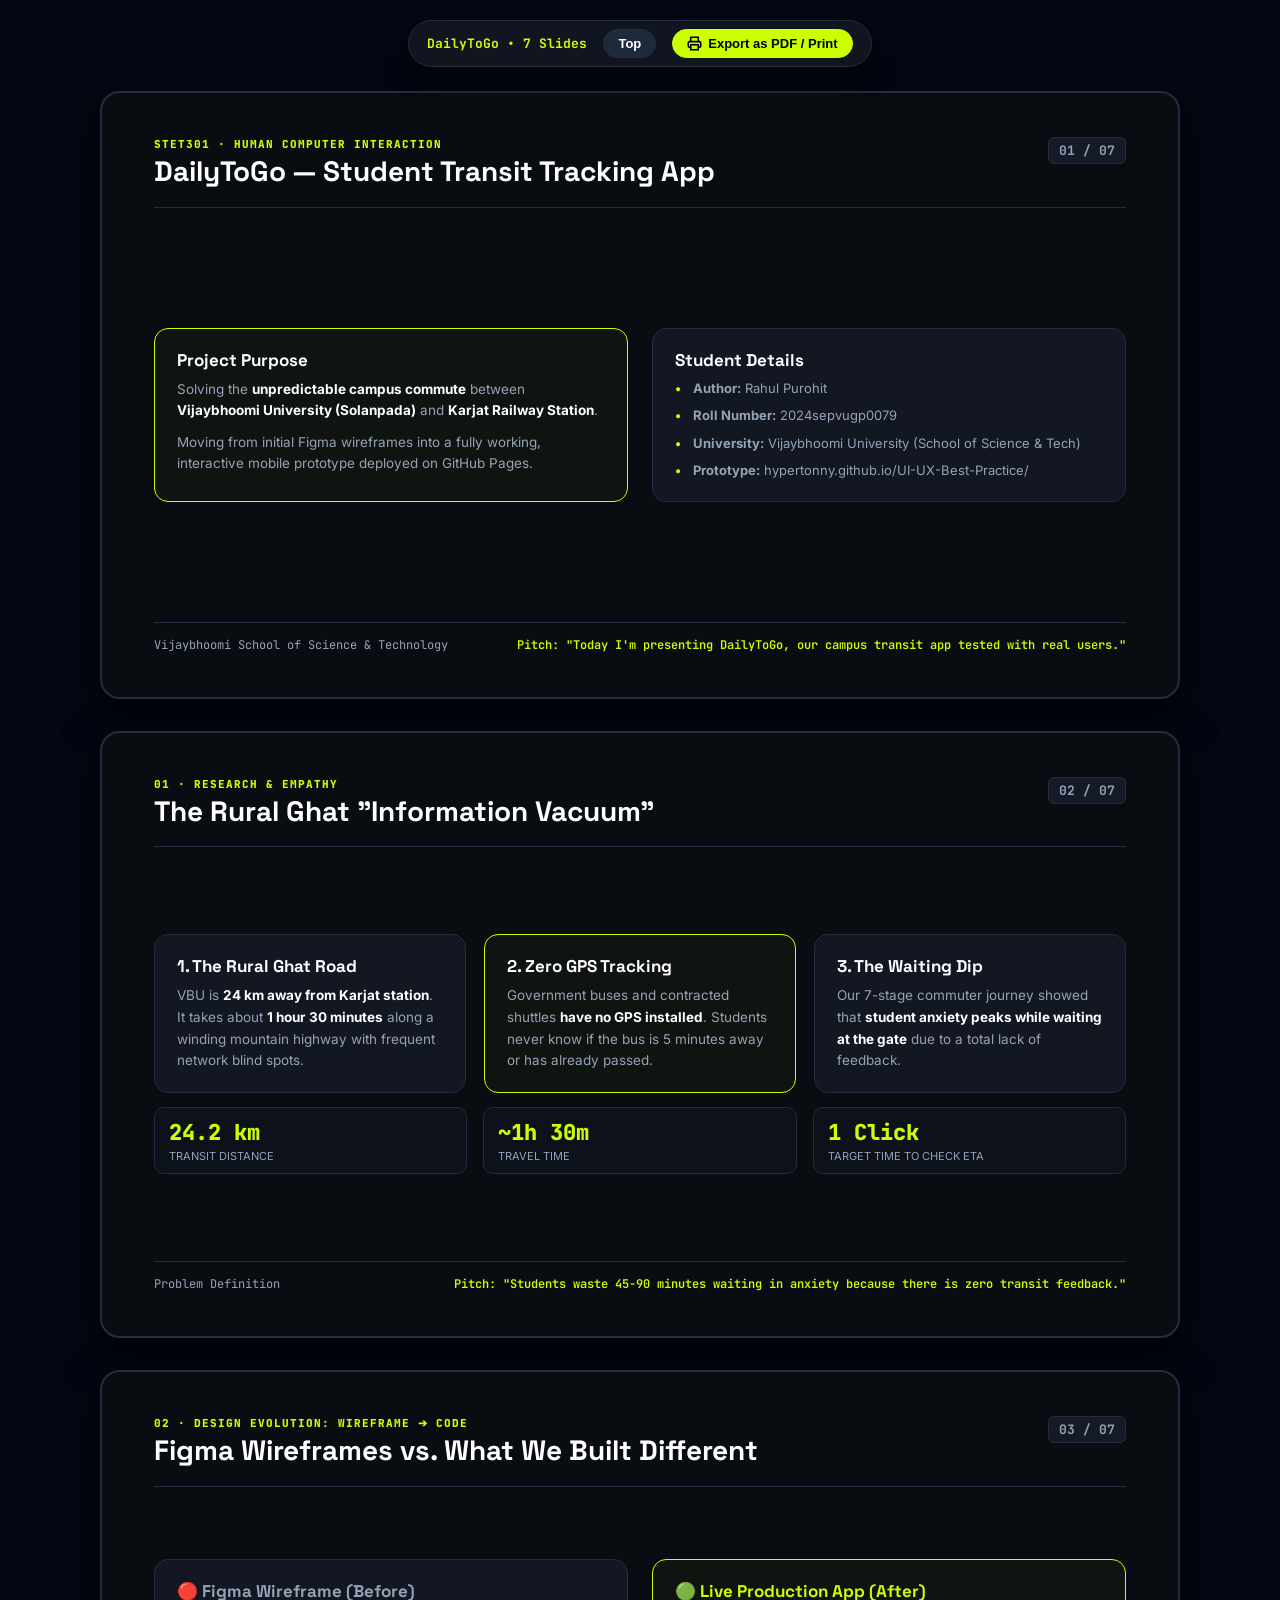
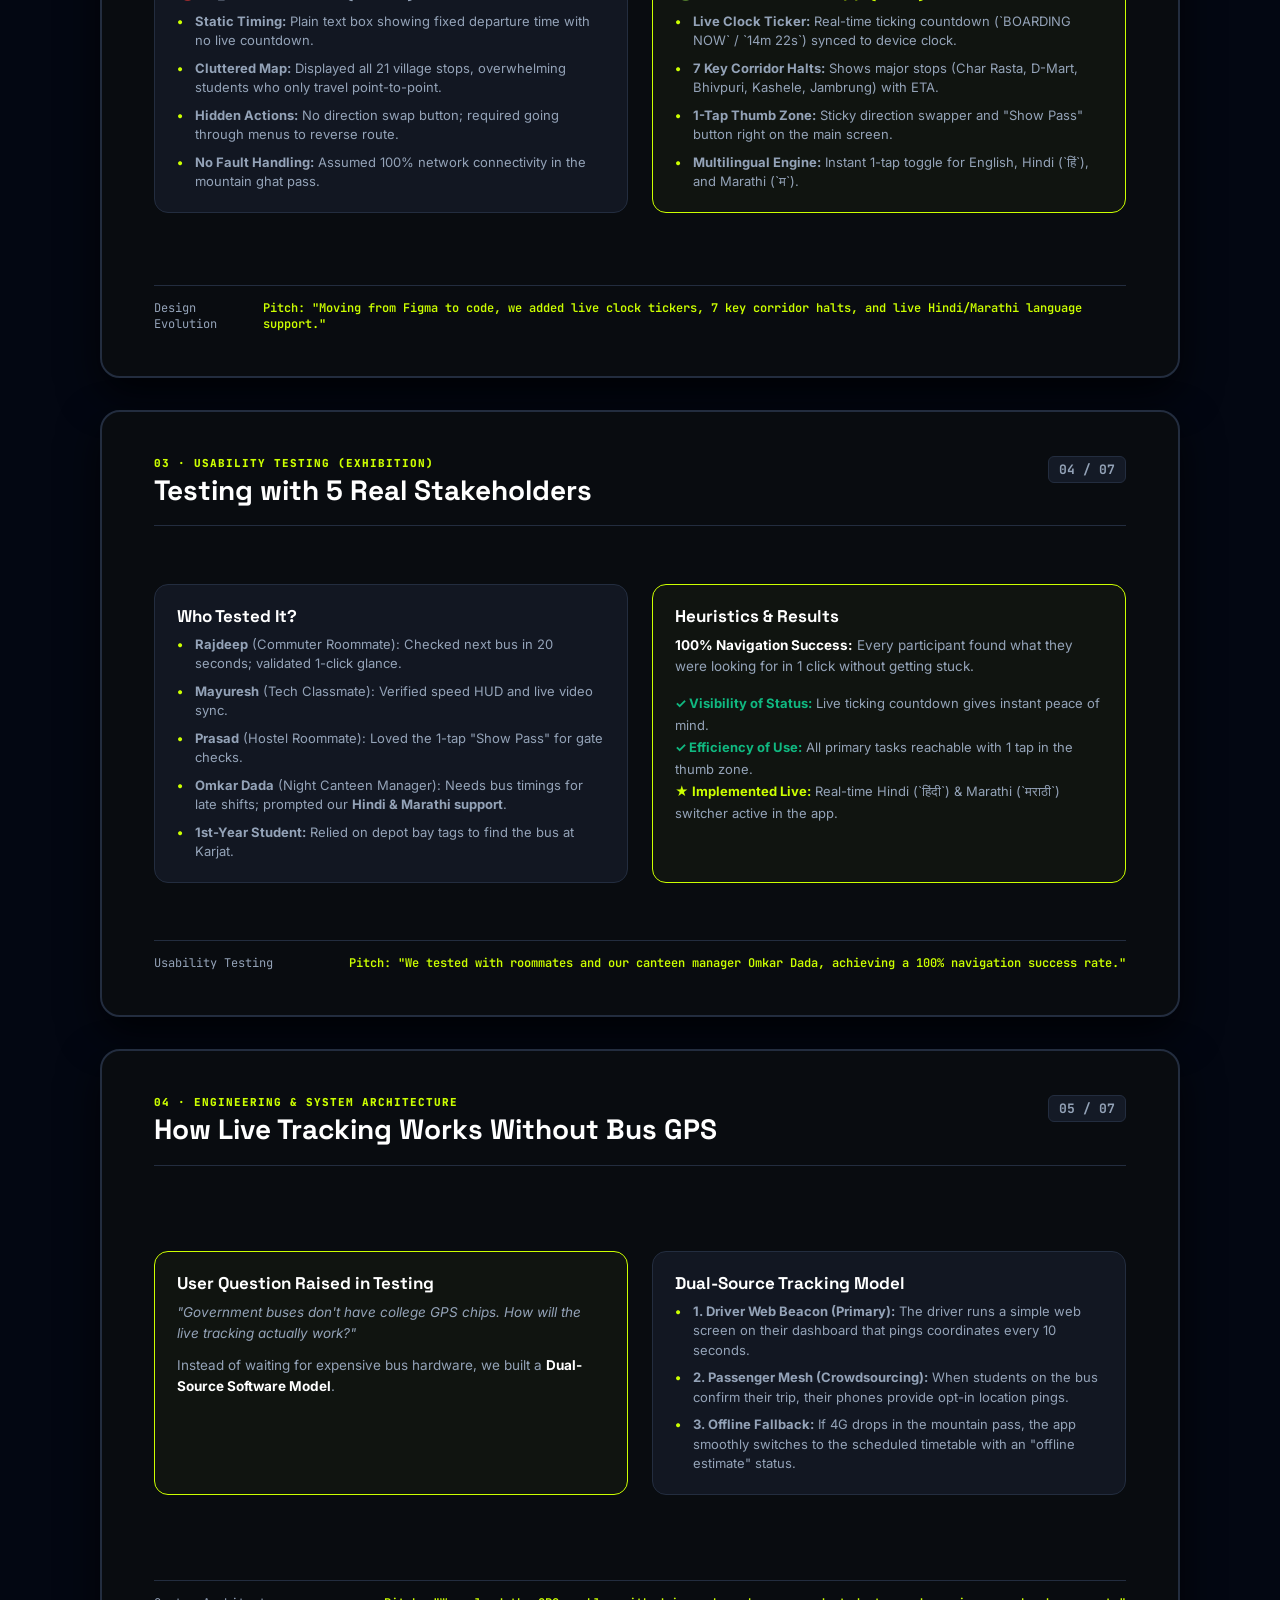
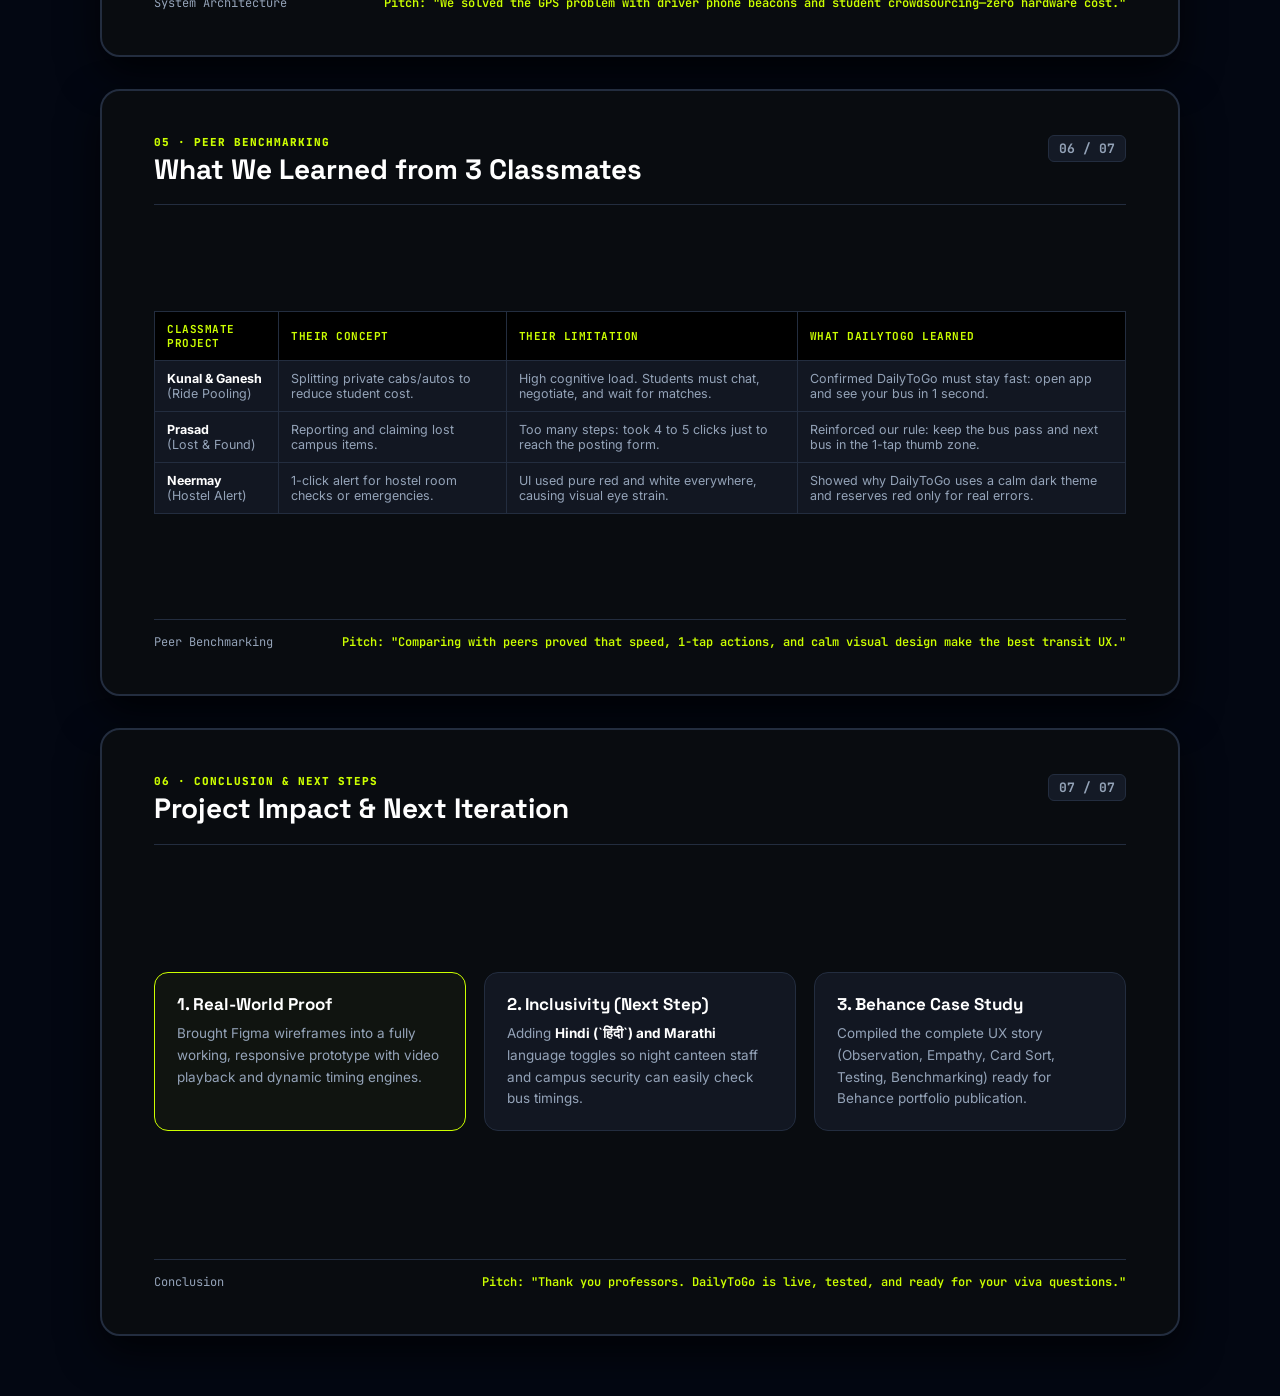
<file: presentation.html>
<!DOCTYPE html>
<html lang="en">
<head>
  <meta charset="UTF-8">
  <meta name="viewport" content="width=device-width, initial-scale=1.0">
  <title>DailyToGo — Presentation Slides (STET301)</title>
  <link rel="preconnect" href="https://fonts.googleapis.com">
  <link rel="preconnect" href="https://fonts.gstatic.com" crossorigin>
  <link href="https://fonts.googleapis.com/css2?family=Inter:wght@400;500;600;700&family=JetBrains+Mono:wght@500;700&family=Space+Grotesk:wght@600;700;800&display=swap" rel="stylesheet">
  <style>
    :root {
      --bg: #090C10;
      --card: #121722;
      --card-border: #232D3F;
      --primary: #2563EB;
      --volt: #CCFF00;
      --emerald: #10B981;
      --coral: #EF4444;
      --text: #FFFFFF;
      --muted: #94A3B8;
      --font-head: 'Space Grotesk', sans-serif;
      --font-body: 'Inter', sans-serif;
      --font-mono: 'JetBrains Mono', monospace;
    }

    * {
      box-sizing: border-box;
      margin: 0;
      padding: 0;
    }

    body {
      background-color: #030712;
      color: var(--text);
      font-family: var(--font-body);
      min-height: 100vh;
      display: flex;
      flex-direction: column;
      align-items: center;
      padding: 20px 0 60px 0;
    }

    /* Screen Top Toolbar (Hidden when printing PDF) */
    .toolbar {
      position: sticky;
      top: 12px;
      z-index: 1000;
      background: rgba(18, 23, 34, 0.95);
      backdrop-filter: blur(12px);
      border: 1px solid var(--card-border);
      border-radius: 9999px;
      padding: 8px 18px;
      display: flex;
      align-items: center;
      gap: 16px;
      box-shadow: 0 8px 24px rgba(0,0,0,0.6);
      margin-bottom: 24px;
    }

    .toolbar-info {
      font-family: var(--font-mono);
      font-size: 13px;
      font-weight: 700;
      color: var(--volt);
    }

    .btn {
      background: #1E293B;
      color: #fff;
      border: 1px solid var(--card-border);
      padding: 6px 14px;
      border-radius: 9999px;
      font-size: 13px;
      font-weight: 600;
      cursor: pointer;
      display: inline-flex;
      align-items: center;
      gap: 6px;
      transition: all 0.15s ease;
    }

    .btn:hover {
      background: var(--primary);
      border-color: var(--primary);
    }

    .btn-pdf {
      background: var(--volt);
      color: #000;
      border-color: var(--volt);
      font-weight: 700;
    }

    .btn-pdf:hover {
      background: #b8e600;
      color: #000;
    }

    /* Slides Deck Container */
    .deck-container {
      width: 100%;
      max-width: 1080px;
      display: flex;
      flex-direction: column;
      gap: 32px;
    }

    /* Individual Slide Card — 16:9 Landscape */
    .slide {
      width: 100%;
      aspect-ratio: 16 / 9;
      background: var(--bg);
      border: 2px solid var(--card-border);
      border-radius: 20px;
      padding: 44px 52px;
      display: flex;
      flex-direction: column;
      justify-content: space-between;
      position: relative;
      box-shadow: 0 16px 40px rgba(0, 0, 0, 0.7);
      overflow: hidden;
    }

    /* Slide Header */
    .slide-top {
      display: flex;
      justify-content: space-between;
      align-items: flex-start;
      border-bottom: 1px solid var(--card-border);
      padding-bottom: 18px;
    }

    .slide-badge {
      font-family: var(--font-mono);
      font-size: 11px;
      font-weight: 800;
      letter-spacing: 1px;
      color: var(--volt);
      text-transform: uppercase;
      margin-bottom: 4px;
    }

    .slide-title {
      font-family: var(--font-head);
      font-size: 28px;
      font-weight: 800;
      color: #fff;
      line-height: 1.2;
    }

    .slide-num {
      font-family: var(--font-mono);
      font-size: 13px;
      font-weight: 700;
      color: var(--muted);
      background: #141A26;
      border: 1px solid var(--card-border);
      padding: 4px 10px;
      border-radius: 6px;
    }

    /* Slide Body Grid */
    .slide-body {
      flex: 1;
      display: flex;
      flex-direction: column;
      justify-content: center;
      margin: 20px 0;
    }

    .grid-2 {
      display: grid;
      grid-template-columns: 1fr 1fr;
      gap: 24px;
    }

    .grid-3 {
      display: grid;
      grid-template-columns: repeat(3, 1fr);
      gap: 18px;
    }

    /* Clean Card Component */
    .card {
      background: var(--card);
      border: 1px solid var(--card-border);
      border-radius: 14px;
      padding: 20px 22px;
    }

    .card.highlight {
      border-color: var(--volt);
      background: rgba(204, 255, 0, 0.03);
    }

    .card.primary {
      border-color: var(--primary);
    }

    .card-title {
      font-family: var(--font-head);
      font-size: 17px;
      font-weight: 700;
      color: #fff;
      margin-bottom: 8px;
      display: flex;
      align-items: center;
      gap: 8px;
    }

    .card-title .tag {
      font-family: var(--font-mono);
      font-size: 10px;
      background: var(--primary);
      color: #fff;
      padding: 2px 6px;
      border-radius: 4px;
    }

    .card-p {
      font-size: 13.5px;
      color: var(--muted);
      line-height: 1.6;
    }

    .card-p strong {
      color: #fff;
    }

    /* List items */
    .point-list {
      list-style: none;
      display: flex;
      flex-direction: column;
      gap: 8px;
      font-size: 13px;
      color: var(--muted);
      line-height: 1.5;
    }

    .point-list li {
      position: relative;
      padding-left: 18px;
    }

    .point-list li::before {
      content: "•";
      position: absolute;
      left: 0;
      color: var(--volt);
      font-weight: bold;
    }

    /* Stat Box */
    .stat-row {
      display: flex;
      gap: 16px;
      margin-top: 14px;
    }

    .stat-box {
      flex: 1;
      background: #0D111A;
      border: 1px solid var(--card-border);
      border-radius: 10px;
      padding: 10px 14px;
    }

    .stat-val {
      font-family: var(--font-mono);
      font-size: 22px;
      font-weight: 800;
      color: var(--volt);
    }

    .stat-lbl {
      font-size: 11px;
      color: var(--muted);
      text-transform: uppercase;
      margin-top: 2px;
    }

    /* Table */
    table.slide-table {
      width: 100%;
      border-collapse: collapse;
      font-size: 12.5px;
    }

    table.slide-table th, table.slide-table td {
      border: 1px solid var(--card-border);
      padding: 10px 12px;
      text-align: left;
    }

    table.slide-table th {
      background: #000;
      color: var(--volt);
      font-family: var(--font-mono);
      font-size: 11px;
      text-transform: uppercase;
      letter-spacing: 0.5px;
    }

    table.slide-table td {
      background: var(--card);
      color: var(--muted);
    }

    table.slide-table td strong {
      color: #fff;
    }

    /* Slide Footer */
    .slide-footer {
      border-top: 1px solid var(--card-border);
      padding-top: 14px;
      display: flex;
      justify-content: space-between;
      align-items: center;
      font-size: 12px;
      color: var(--muted);
      font-family: var(--font-mono);
    }

    .pitch-tip {
      color: var(--volt);
      font-weight: 600;
    }

    /* PRINT / PDF GENERATION RULES */
    @media print {
      body {
        background: #000 !important;
        padding: 0 !important;
        margin: 0 !important;
      }

      .toolbar {
        display: none !important;
      }

      .deck-container {
        max-width: 100% !important;
        gap: 0 !important;
      }

      .slide {
        page-break-after: always !important;
        page-break-inside: avoid !important;
        break-after: page !important;
        border: none !important;
        border-radius: 0 !important;
        box-shadow: none !important;
        width: 100vw !important;
        height: 100vh !important;
        aspect-ratio: auto !important;
        padding: 50px 60px !important;
        background: #090C10 !important;
        -webkit-print-color-adjust: exact !important;
        print-color-adjust: exact !important;
      }
    }

    @page {
      size: landscape;
      margin: 0;
    }
  </style>
</head>
<body>

  <!-- Top Action Bar (Hidden on PDF export) -->
  <aside class="toolbar" aria-label="Slide Deck Navigation">
    <span class="toolbar-info">DailyToGo • 7 Slides</span>
    <button type="button" class="btn" onclick="window.scrollTo({top: 0, behavior: 'smooth'})">Top</button>
    <button type="button" class="btn btn-pdf" onclick="window.print()">
      <svg width="15" height="15" viewBox="0 0 24 24" fill="none" stroke="currentColor" stroke-width="2.5"><path d="M6 9V2h12v7"/><path d="M6 18H4a2 2 0 0 1-2-2v-5a2 2 0 0 1 2-2h16a2 2 0 0 1 2 2v5a2 2 0 0 1-2 2h-2"/><rect x="6" y="14" width="12" height="8"/></svg>
      Export as PDF / Print
    </button>
  </aside>

  <main class="deck-container">

    <!-- SLIDE 1: Title & Overview -->
    <section class="slide" id="slide-1">
      <div class="slide-top">
        <div>
          <div class="slide-badge">STET301 · Human Computer Interaction</div>
          <h1 class="slide-title">DailyToGo — Student Transit Tracking App</h1>
        </div>
        <div class="slide-num">01 / 07</div>
      </div>

      <div class="slide-body">
        <div class="grid-2">
          <div class="card highlight">
            <h2 class="card-title">Project Purpose</h2>
            <p class="card-p">
              Solving the <strong>unpredictable campus commute</strong> between <strong>Vijaybhoomi University (Solanpada)</strong> and <strong>Karjat Railway Station</strong>.
            </p>
            <p class="card-p" style="margin-top: 10px;">
              Moving from initial Figma wireframes into a fully working, interactive mobile prototype deployed on GitHub Pages.
            </p>
          </div>

          <div class="card">
            <h2 class="card-title">Student Details</h2>
            <ul class="point-list" style="margin-top: 6px;">
              <li><strong>Author:</strong> Rahul Purohit</li>
              <li><strong>Roll Number:</strong> 2024sepvugp0079</li>
              <li><strong>University:</strong> Vijaybhoomi University (School of Science & Tech)</li>
              <li><strong>Prototype:</strong> hypertonny.github.io/UI-UX-Best-Practice/</li>
            </ul>
          </div>
        </div>
      </div>

      <footer class="slide-footer">
        <span>Vijaybhoomi School of Science & Technology</span>
        <span class="pitch-tip">Pitch: "Today I'm presenting DailyToGo, our campus transit app tested with real users."</span>
      </footer>
    </section>

    <!-- SLIDE 2: The Core Problem -->
    <section class="slide" id="slide-2">
      <div class="slide-top">
        <div>
          <div class="slide-badge">01 · Research & Empathy</div>
          <h2 class="slide-title">The Rural Ghat "Information Vacuum"</h2>
        </div>
        <div class="slide-num">02 / 07</div>
      </div>

      <div class="slide-body">
        <div class="grid-3">
          <div class="card">
            <h3 class="card-title">1. The Rural Ghat Road</h3>
            <p class="card-p">
              VBU is <strong>24 km away from Karjat station</strong>. It takes about <strong>1 hour 30 minutes</strong> along a winding mountain highway with frequent network blind spots.
            </p>
          </div>

          <div class="card highlight">
            <h3 class="card-title">2. Zero GPS Tracking</h3>
            <p class="card-p">
              Government buses and contracted shuttles <strong>have no GPS installed</strong>. Students never know if the bus is 5 minutes away or has already passed.
            </p>
          </div>

          <div class="card">
            <h3 class="card-title">3. The Waiting Dip</h3>
            <p class="card-p">
              Our 7-stage commuter journey showed that <strong>student anxiety peaks while waiting at the gate</strong> due to a total lack of feedback.
            </p>
          </div>
        </div>

        <div class="stat-row">
          <div class="stat-box">
            <div class="stat-val">24.2 km</div>
            <div class="stat-lbl">Transit Distance</div>
          </div>
          <div class="stat-box">
            <div class="stat-val">~1h 30m</div>
            <div class="stat-lbl">Travel Time</div>
          </div>
          <div class="stat-box">
            <div class="stat-val">1 Click</div>
            <div class="stat-lbl">Target Time to Check ETA</div>
          </div>
        </div>
      </div>

      <footer class="slide-footer">
        <span>Problem Definition</span>
        <span class="pitch-tip">Pitch: "Students waste 45-90 minutes waiting in anxiety because there is zero transit feedback."</span>
      </footer>
    </section>

    <!-- SLIDE 3: Solution & Architecture -->
    <section class="slide" id="slide-3">
      <div class="slide-top">
        <div>
          <div class="slide-badge">02 · Design Evolution: Wireframe ➔ Code</div>
          <h2 class="slide-title">Figma Wireframes vs. What We Built Different</h2>
        </div>
        <div class="slide-num">03 / 07</div>
      </div>

      <div class="slide-body">
        <div class="grid-2">
          <div class="card">
            <h3 class="card-title" style="color: #94A3B8;">🔴 Figma Wireframe (Before)</h3>
            <ul class="point-list" style="margin-top: 10px;">
              <li><strong>Static Timing:</strong> Plain text box showing fixed departure time with no live countdown.</li>
              <li><strong>Cluttered Map:</strong> Displayed all 21 village stops, overwhelming students who only travel point-to-point.</li>
              <li><strong>Hidden Actions:</strong> No direction swap button; required going through menus to reverse route.</li>
              <li><strong>No Fault Handling:</strong> Assumed 100% network connectivity in the mountain ghat pass.</li>
            </ul>
          </div>

          <div class="card highlight">
            <h3 class="card-title" style="color: var(--volt);">🟢 Live Production App (After)</h3>
            <ul class="point-list" style="margin-top: 10px;">
              <li><strong>Live Clock Ticker:</strong> Real-time ticking countdown (`BOARDING NOW` / `14m 22s`) synced to device clock.</li>
              <li><strong>7 Key Corridor Halts:</strong> Shows major stops (Char Rasta, D-Mart, Bhivpuri, Kashele, Jambrung) with ETA.</li>
              <li><strong>1-Tap Thumb Zone:</strong> Sticky direction swapper and "Show Pass" button right on the main screen.</li>
              <li><strong>Multilingual Engine:</strong> Instant 1-tap toggle for English, Hindi (`हिं`), and Marathi (`म`).</li>
            </ul>
          </div>
        </div>
      </div>

      <footer class="slide-footer">
        <span>Design Evolution</span>
        <span class="pitch-tip">Pitch: "Moving from Figma to code, we added live clock tickers, 7 key corridor halts, and live Hindi/Marathi language support."</span>
      </footer>
    </section>

    <!-- SLIDE 4: Usability Testing -->
    <section class="slide" id="slide-4">
      <div class="slide-top">
        <div>
          <div class="slide-badge">03 · Usability Testing (Exhibition)</div>
          <h2 class="slide-title">Testing with 5 Real Stakeholders</h2>
        </div>
        <div class="slide-num">04 / 07</div>
      </div>

      <div class="slide-body">
        <div class="grid-2">
          <div class="card">
            <h3 class="card-title">Who Tested It?</h3>
            <ul class="point-list" style="margin-top: 6px;">
              <li><strong>Rajdeep</strong> (Commuter Roommate): Checked next bus in 20 seconds; validated 1-click glance.</li>
              <li><strong>Mayuresh</strong> (Tech Classmate): Verified speed HUD and live video sync.</li>
              <li><strong>Prasad</strong> (Hostel Roommate): Loved the 1-tap "Show Pass" for gate checks.</li>
              <li><strong>Omkar Dada</strong> (Night Canteen Manager): Needs bus timings for late shifts; prompted our <strong>Hindi & Marathi support</strong>.</li>
              <li><strong>1st-Year Student:</strong> Relied on depot bay tags to find the bus at Karjat.</li>
            </ul>
          </div>

          <div class="card highlight">
            <h3 class="card-title">Heuristics & Results</h3>
            <p class="card-p">
              <strong>100% Navigation Success:</strong> Every participant found what they were looking for in 1 click without getting stuck.
            </p>
            <div style="margin-top: 14px; font-size: 13px; line-height: 1.7; color: var(--muted);">
              <div><strong style="color: var(--emerald);">✓ Visibility of Status:</strong> Live ticking countdown gives instant peace of mind.</div>
              <div><strong style="color: var(--emerald);">✓ Efficiency of Use:</strong> All primary tasks reachable with 1 tap in the thumb zone.</div>
              <div><strong style="color: var(--volt);">★ Implemented Live:</strong> Real-time Hindi (`हिंदी`) & Marathi (`मराठी`) switcher active in the app.</div>
            </div>
          </div>
        </div>
      </div>

      <footer class="slide-footer">
        <span>Usability Testing</span>
        <span class="pitch-tip">Pitch: "We tested with roommates and our canteen manager Omkar Dada, achieving a 100% navigation success rate."</span>
      </footer>
    </section>

    <!-- SLIDE 5: System Architecture -->
    <section class="slide" id="slide-5">
      <div class="slide-top">
        <div>
          <div class="slide-badge">04 · Engineering & System Architecture</div>
          <h2 class="slide-title">How Live Tracking Works Without Bus GPS</h2>
        </div>
        <div class="slide-num">05 / 07</div>
      </div>

      <div class="slide-body">
        <div class="grid-2">
          <div class="card highlight">
            <h3 class="card-title">User Question Raised in Testing</h3>
            <p class="card-p">
              <em>"Government buses don't have college GPS chips. How will the live tracking actually work?"</em>
            </p>
            <p class="card-p" style="margin-top: 10px;">
              Instead of waiting for expensive bus hardware, we built a <strong>Dual-Source Software Model</strong>.
            </p>
          </div>

          <div class="card">
            <h3 class="card-title">Dual-Source Tracking Model</h3>
            <ul class="point-list" style="margin-top: 8px;">
              <li><strong>1. Driver Web Beacon (Primary):</strong> The driver runs a simple web screen on their dashboard that pings coordinates every 10 seconds.</li>
              <li><strong>2. Passenger Mesh (Crowdsourcing):</strong> When students on the bus confirm their trip, their phones provide opt-in location pings.</li>
              <li><strong>3. Offline Fallback:</strong> If 4G drops in the mountain pass, the app smoothly switches to the scheduled timetable with an "offline estimate" status.</li>
            </ul>
          </div>
        </div>
      </div>

      <footer class="slide-footer">
        <span>System Architecture</span>
        <span class="pitch-tip">Pitch: "We solved the GPS problem with driver phone beacons and student crowdsourcing—zero hardware cost."</span>
      </footer>
    </section>

    <!-- SLIDE 6: Peer Benchmarking -->
    <section class="slide" id="slide-6">
      <div class="slide-top">
        <div>
          <div class="slide-badge">05 · Peer Benchmarking</div>
          <h2 class="slide-title">What We Learned from 3 Classmates</h2>
        </div>
        <div class="slide-num">06 / 07</div>
      </div>

      <div class="slide-body">
        <table class="slide-table">
          <thead>
            <tr>
              <th>Classmate Project</th>
              <th>Their Concept</th>
              <th>Their Limitation</th>
              <th>What DailyToGo Learned</th>
            </tr>
          </thead>
          <tbody>
            <tr>
              <td><strong>Kunal & Ganesh</strong><br>(Ride Pooling)</td>
              <td>Splitting private cabs/autos to reduce student cost.</td>
              <td>High cognitive load. Students must chat, negotiate, and wait for matches.</td>
              <td>Confirmed DailyToGo must stay fast: open app and see your bus in 1 second.</td>
            </tr>
            <tr>
              <td><strong>Prasad</strong><br>(Lost & Found)</td>
              <td>Reporting and claiming lost campus items.</td>
              <td>Too many steps: took 4 to 5 clicks just to reach the posting form.</td>
              <td>Reinforced our rule: keep the bus pass and next bus in the 1-tap thumb zone.</td>
            </tr>
            <tr>
              <td><strong>Neermay</strong><br>(Hostel Alert)</td>
              <td>1-click alert for hostel room checks or emergencies.</td>
              <td>UI used pure red and white everywhere, causing visual eye strain.</td>
              <td>Showed why DailyToGo uses a calm dark theme and reserves red only for real errors.</td>
            </tr>
          </tbody>
        </table>
      </div>

      <footer class="slide-footer">
        <span>Peer Benchmarking</span>
        <span class="pitch-tip">Pitch: "Comparing with peers proved that speed, 1-tap actions, and calm visual design make the best transit UX."</span>
      </footer>
    </section>

    <!-- SLIDE 7: Summary & Future Work -->
    <section class="slide" id="slide-7">
      <div class="slide-top">
        <div>
          <div class="slide-badge">06 · Conclusion & Next Steps</div>
          <h2 class="slide-title">Project Impact & Next Iteration</h2>
        </div>
        <div class="slide-num">07 / 07</div>
      </div>

      <div class="slide-body">
        <div class="grid-3">
          <div class="card highlight">
            <h3 class="card-title">1. Real-World Proof</h3>
            <p class="card-p">
              Brought Figma wireframes into a fully working, responsive prototype with video playback and dynamic timing engines.
            </p>
          </div>

          <div class="card">
            <h3 class="card-title">2. Inclusivity (Next Step)</h3>
            <p class="card-p">
              Adding <strong>Hindi (`हिंदी`) and Marathi</strong> language toggles so night canteen staff and campus security can easily check bus timings.
            </p>
          </div>

          <div class="card">
            <h3 class="card-title">3. Behance Case Study</h3>
            <p class="card-p">
              Compiled the complete UX story (Observation, Empathy, Card Sort, Testing, Benchmarking) ready for Behance portfolio publication.
            </p>
          </div>
        </div>
      </div>

      <footer class="slide-footer">
        <span>Conclusion</span>
        <span class="pitch-tip">Pitch: "Thank you professors. DailyToGo is live, tested, and ready for your viva questions."</span>
      </footer>
    </section>

  </main>

</body>
</html>
</file>
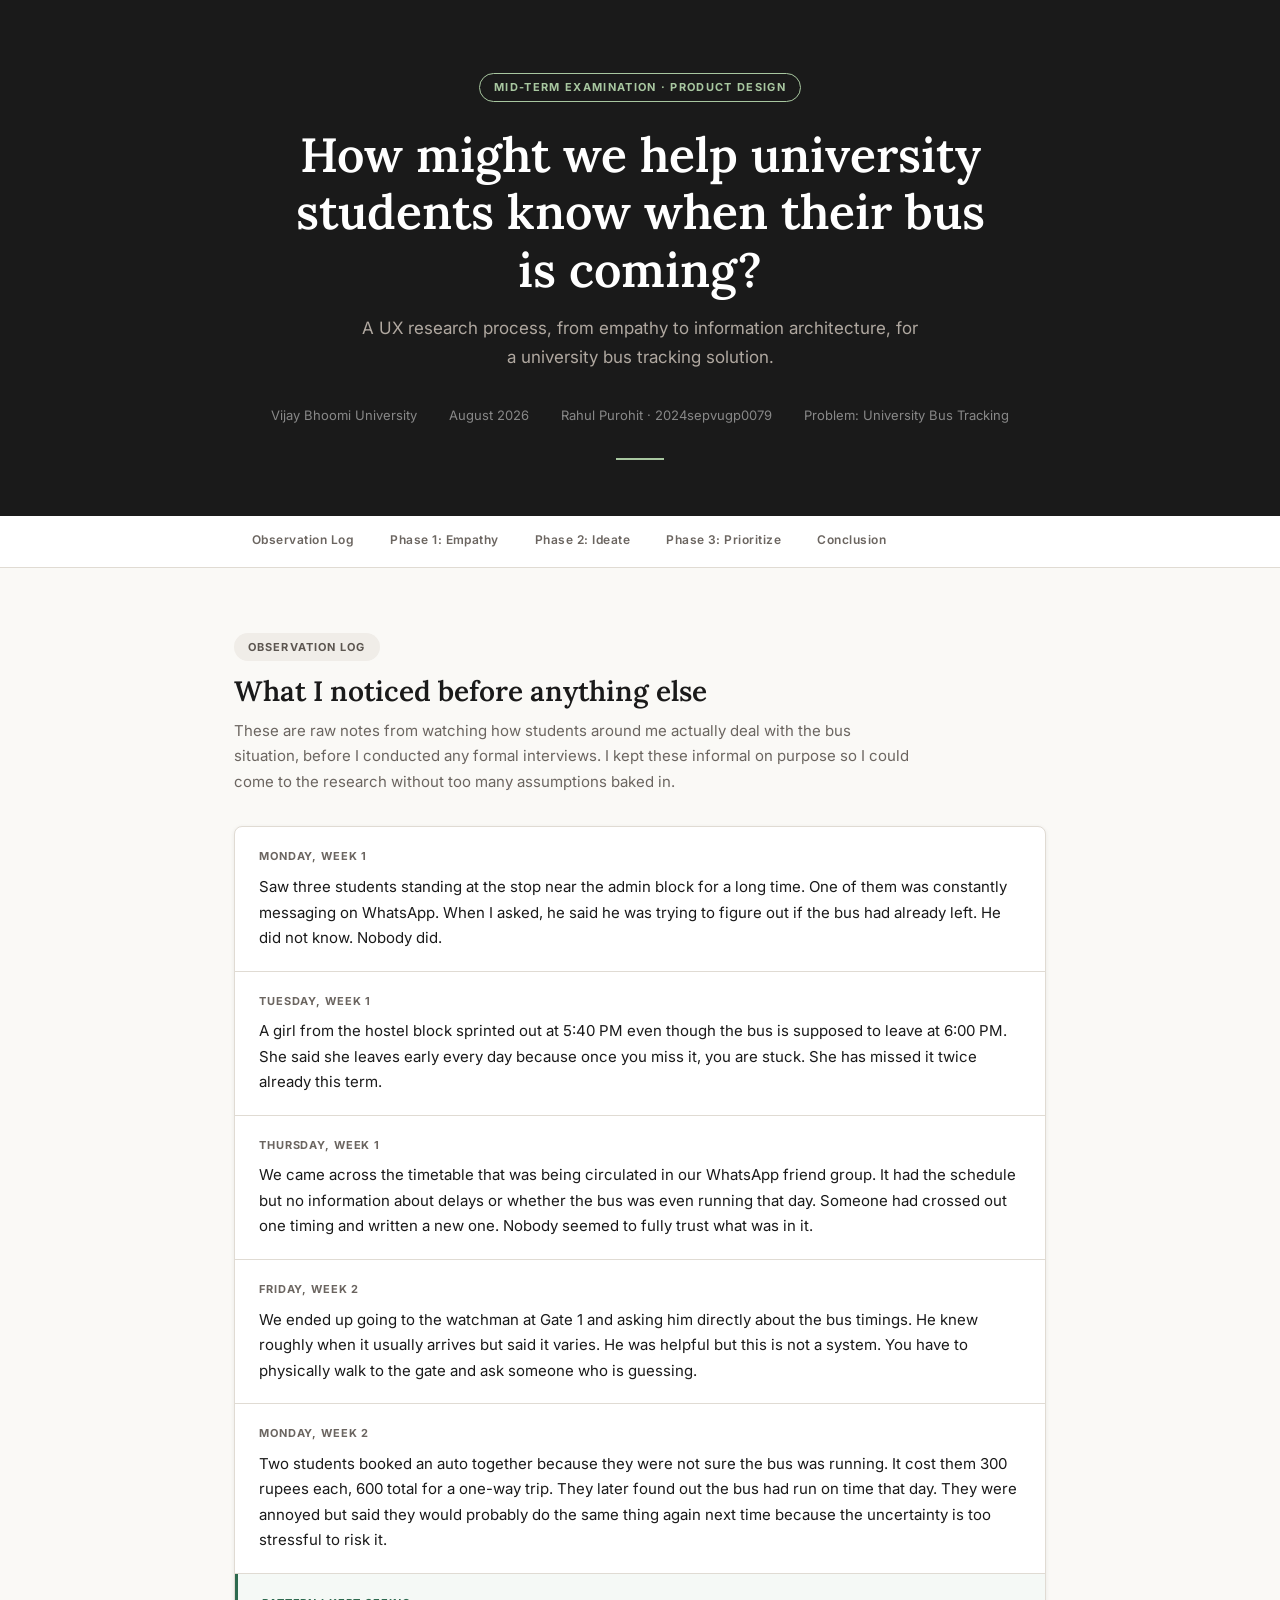
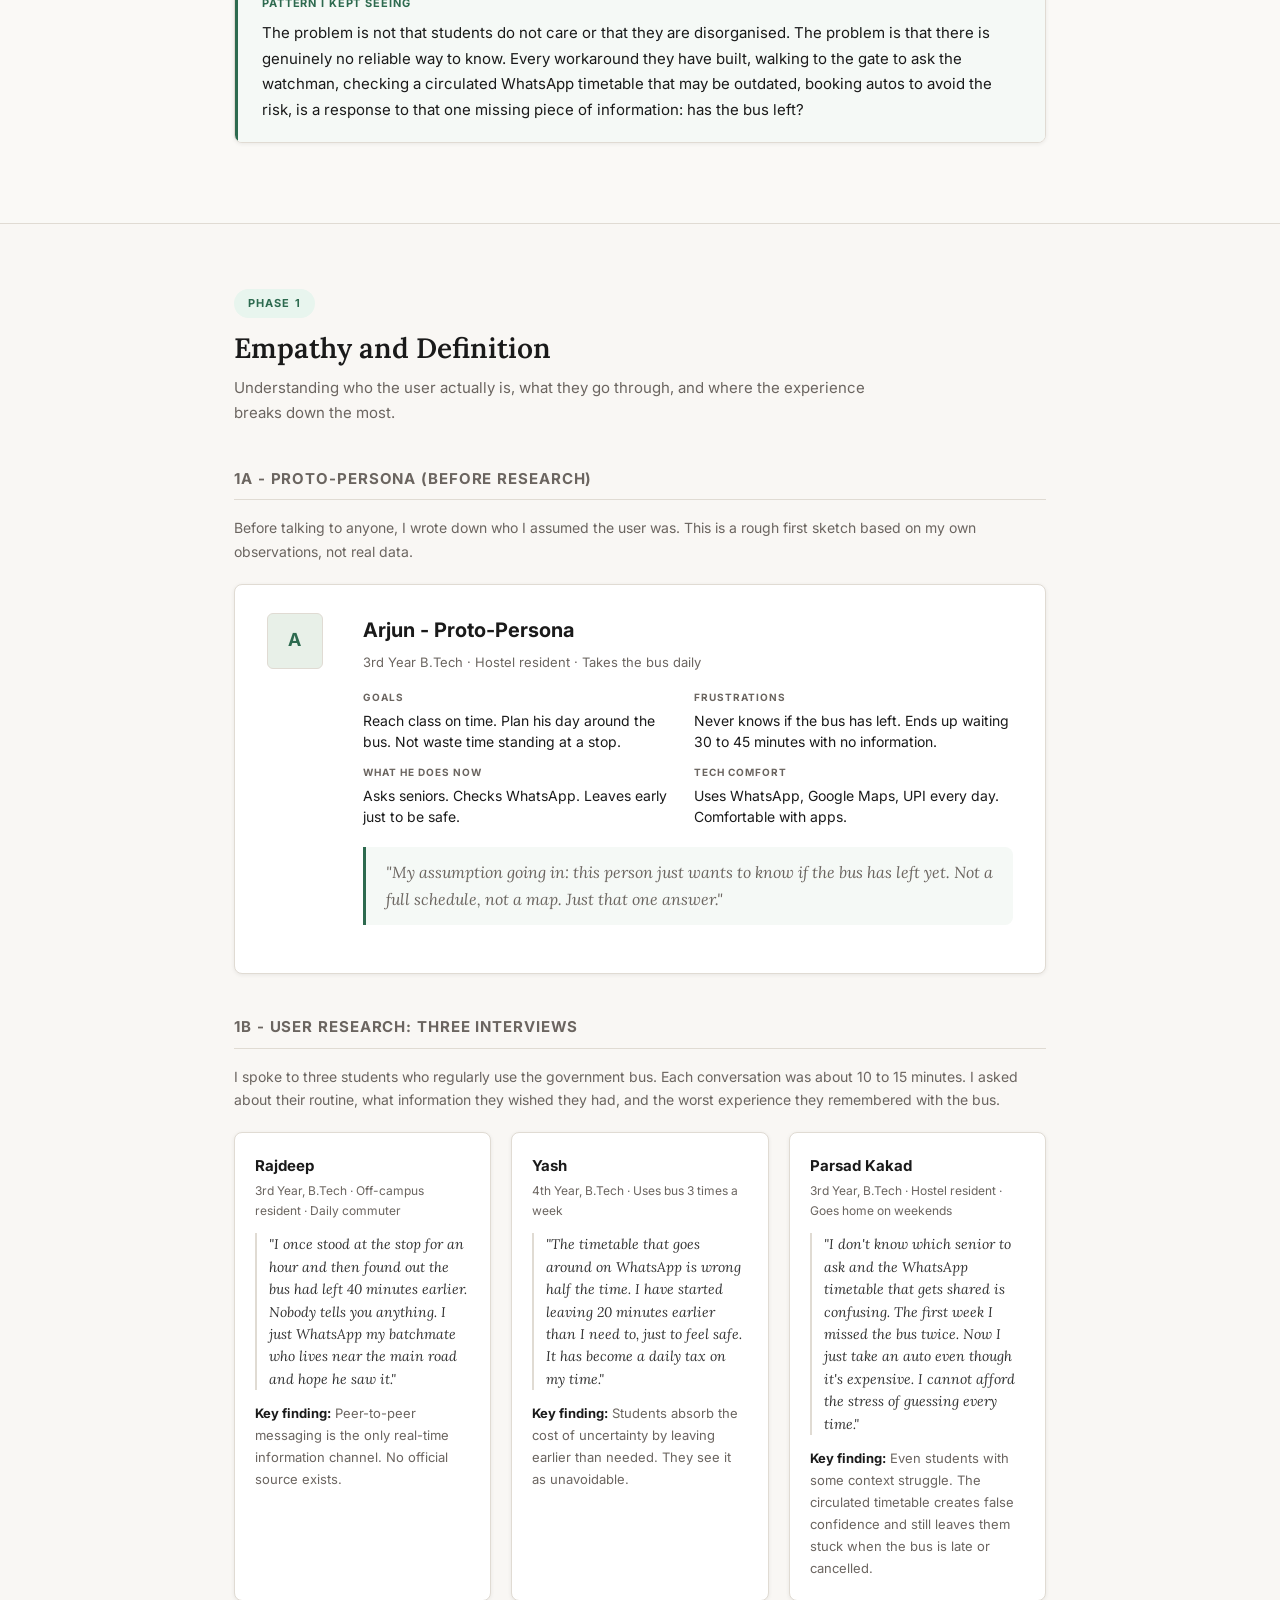
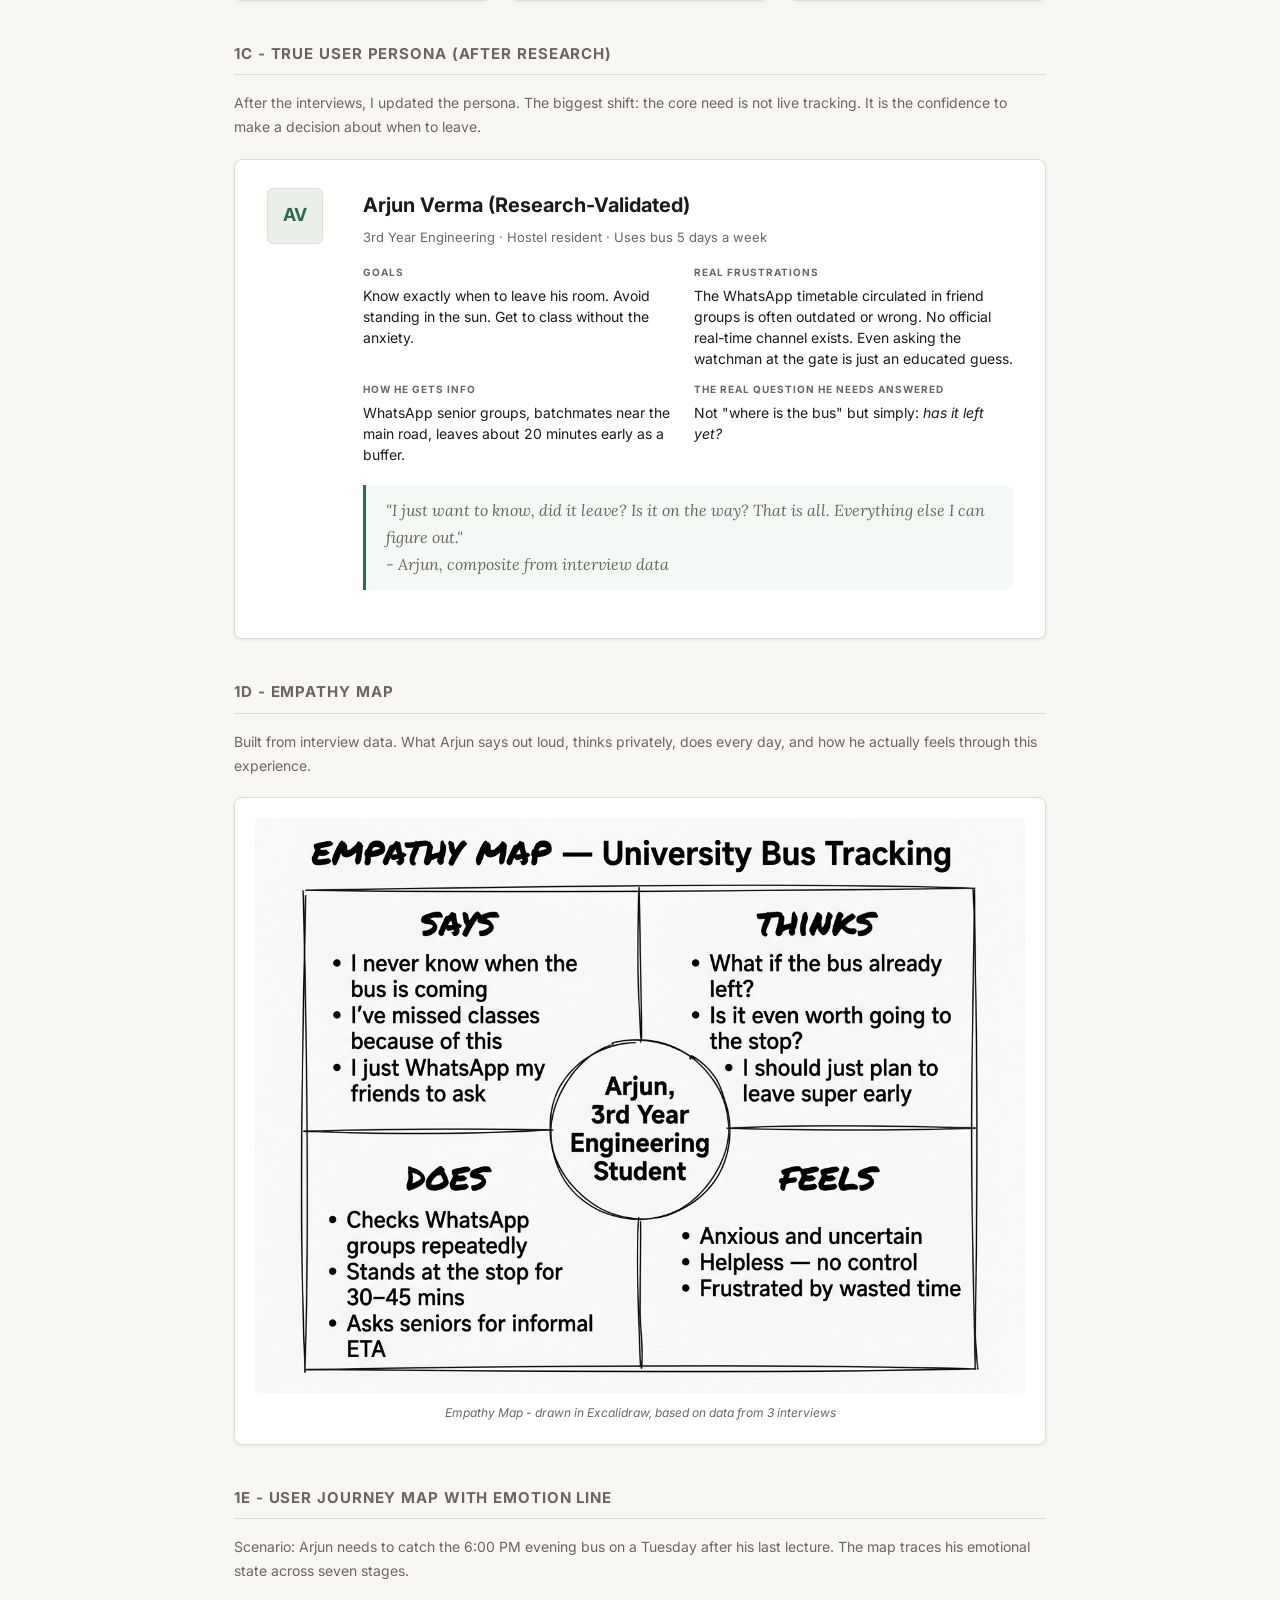
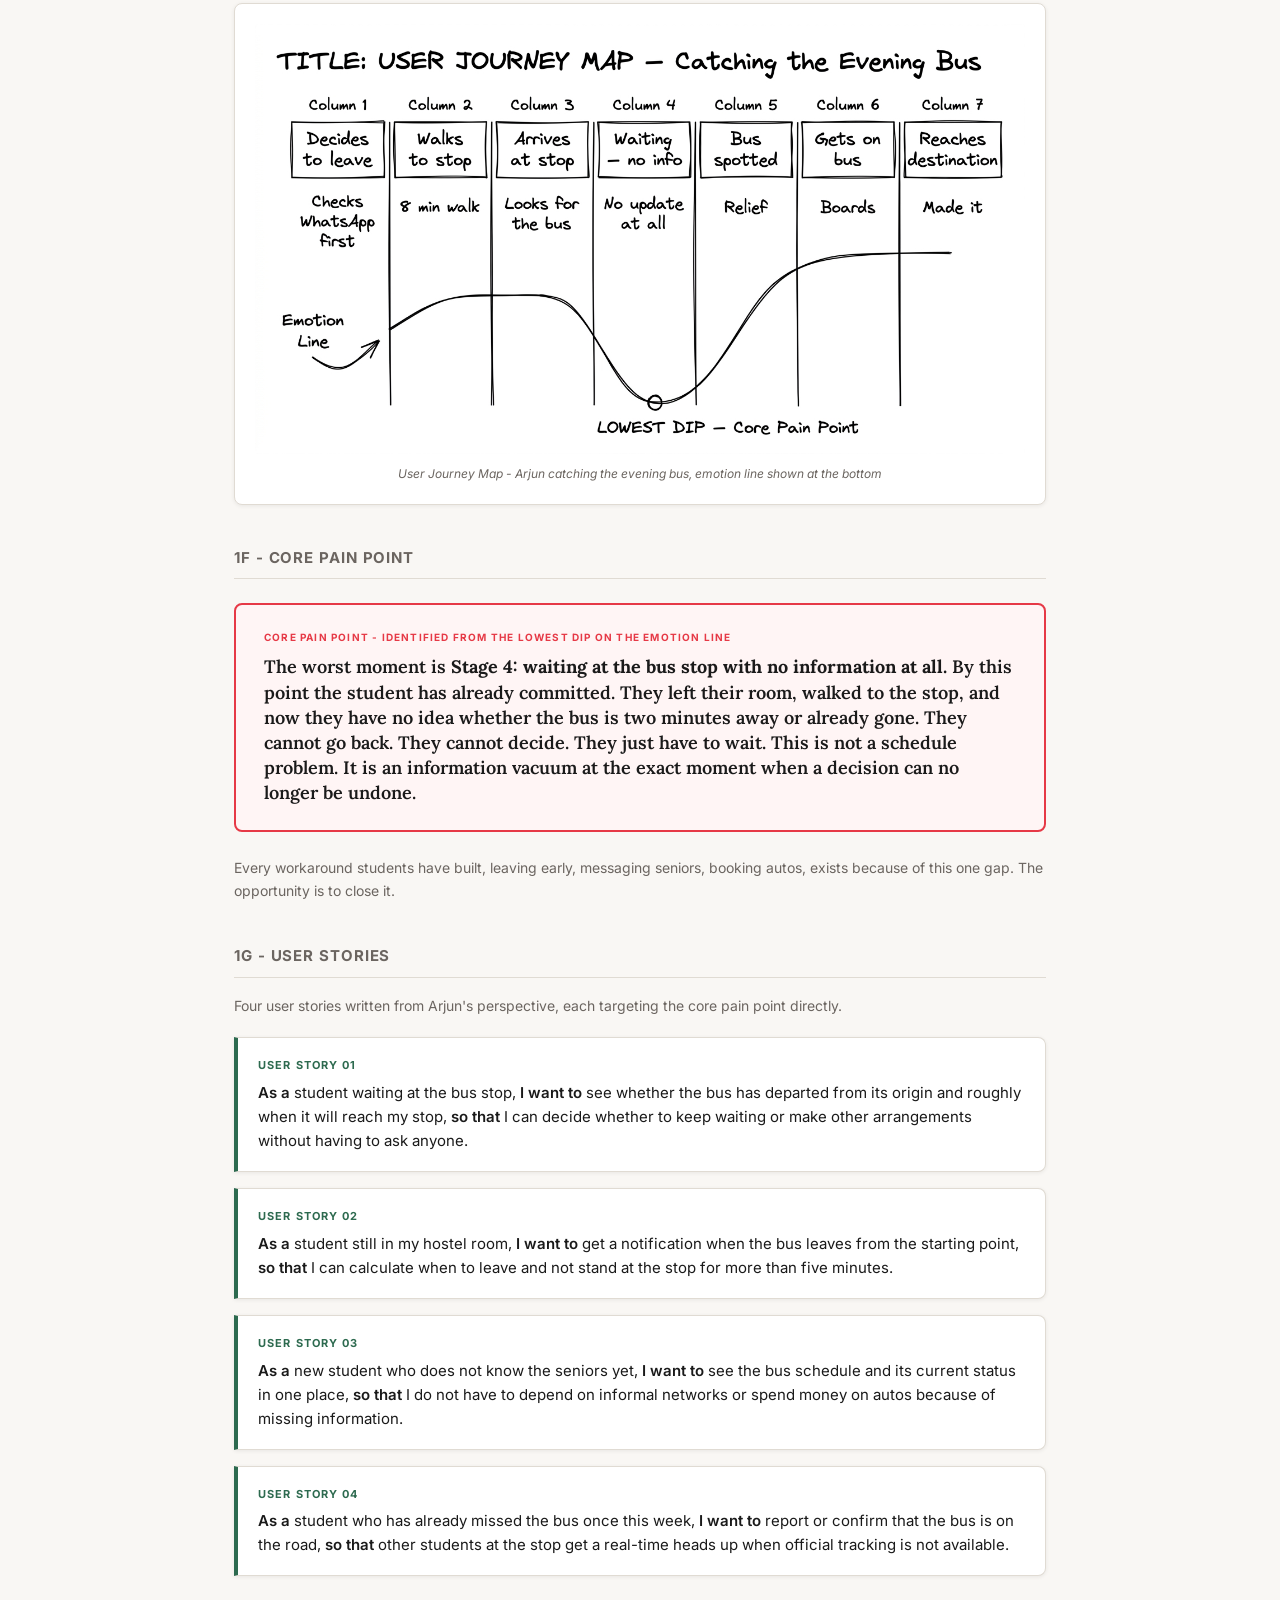
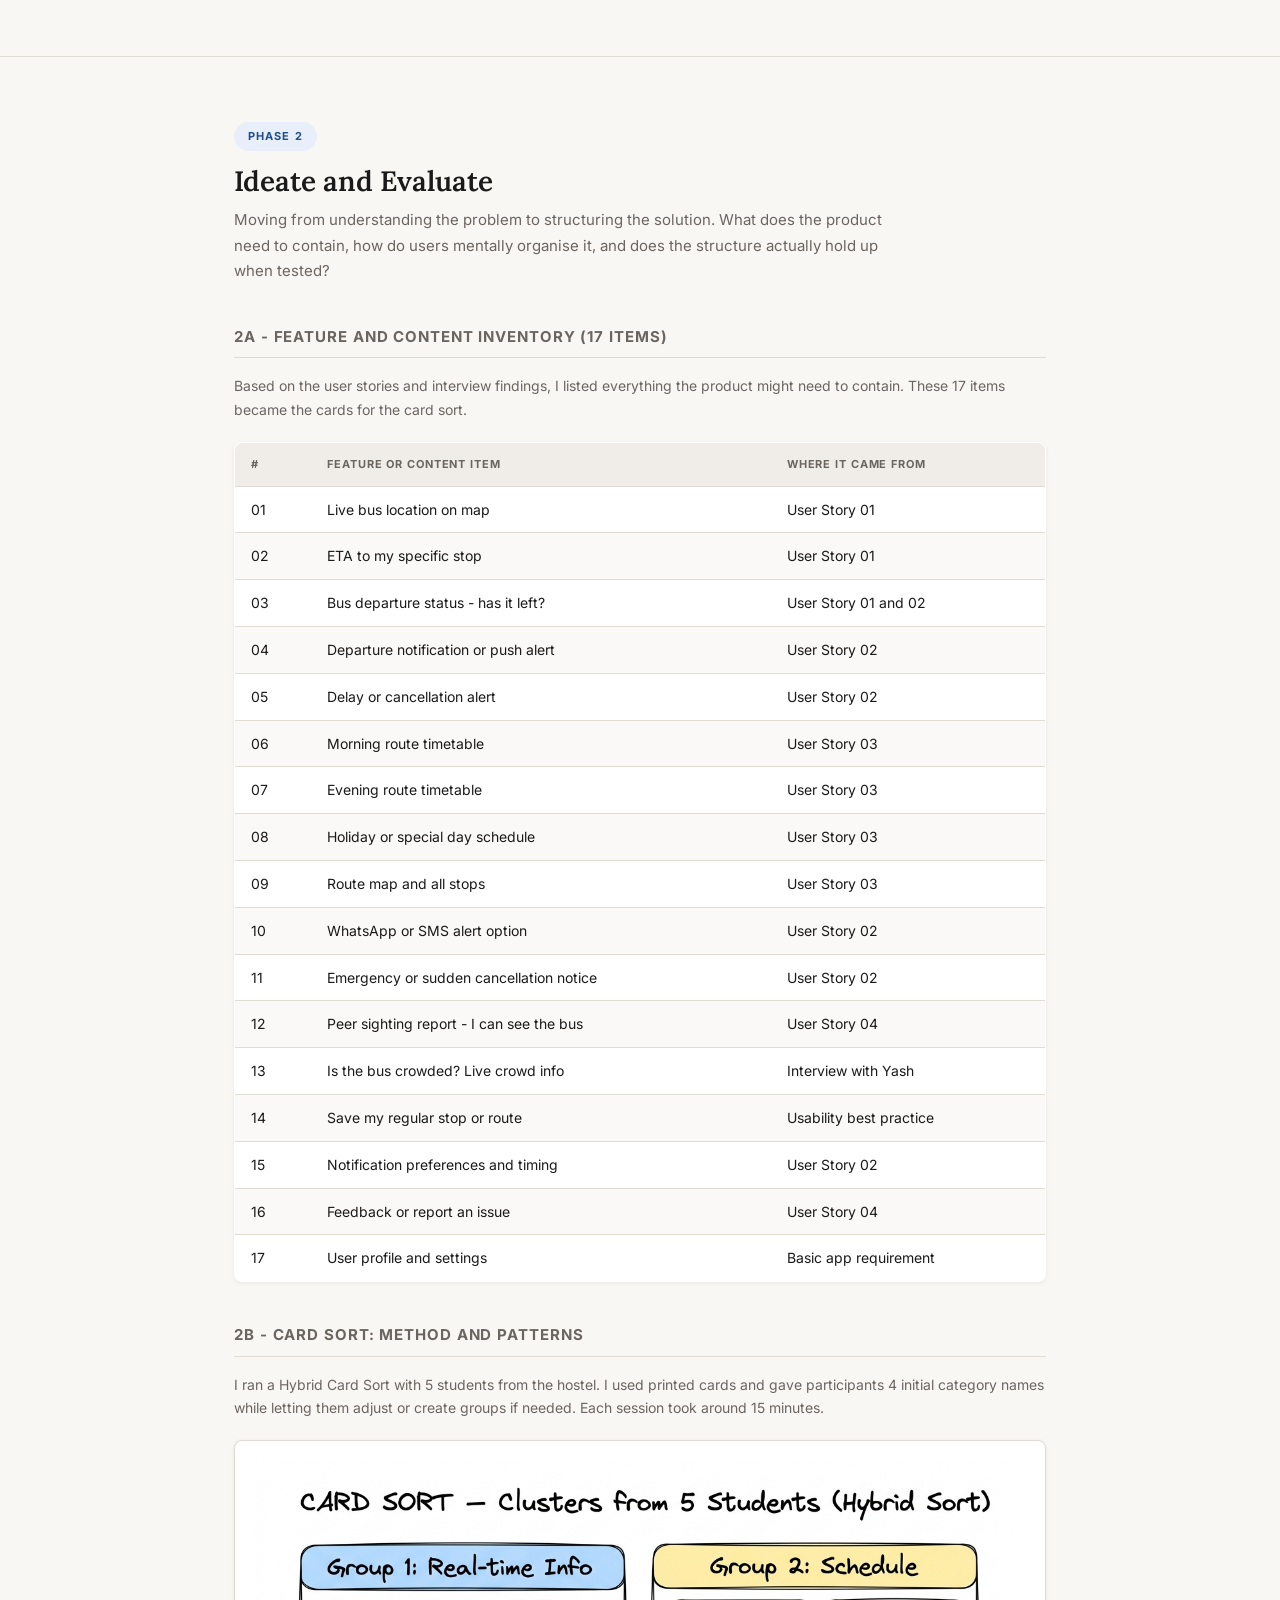
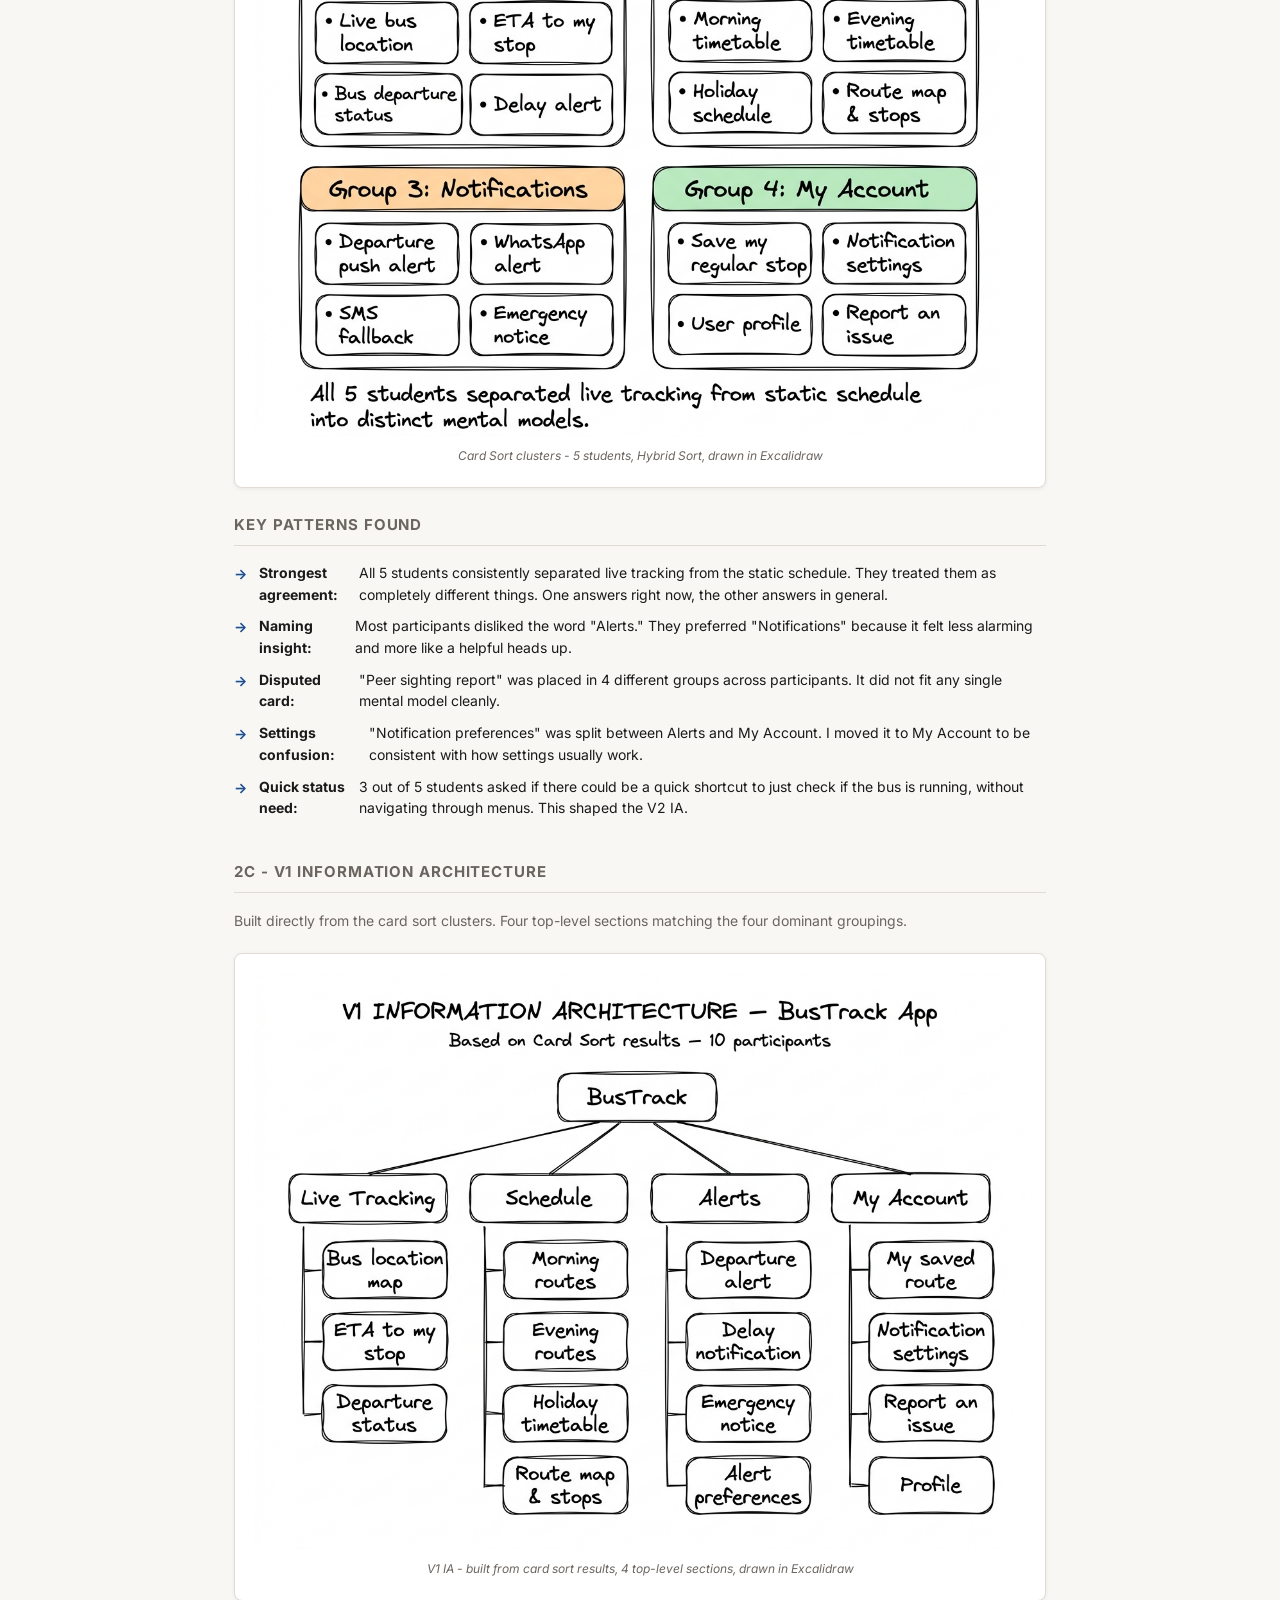
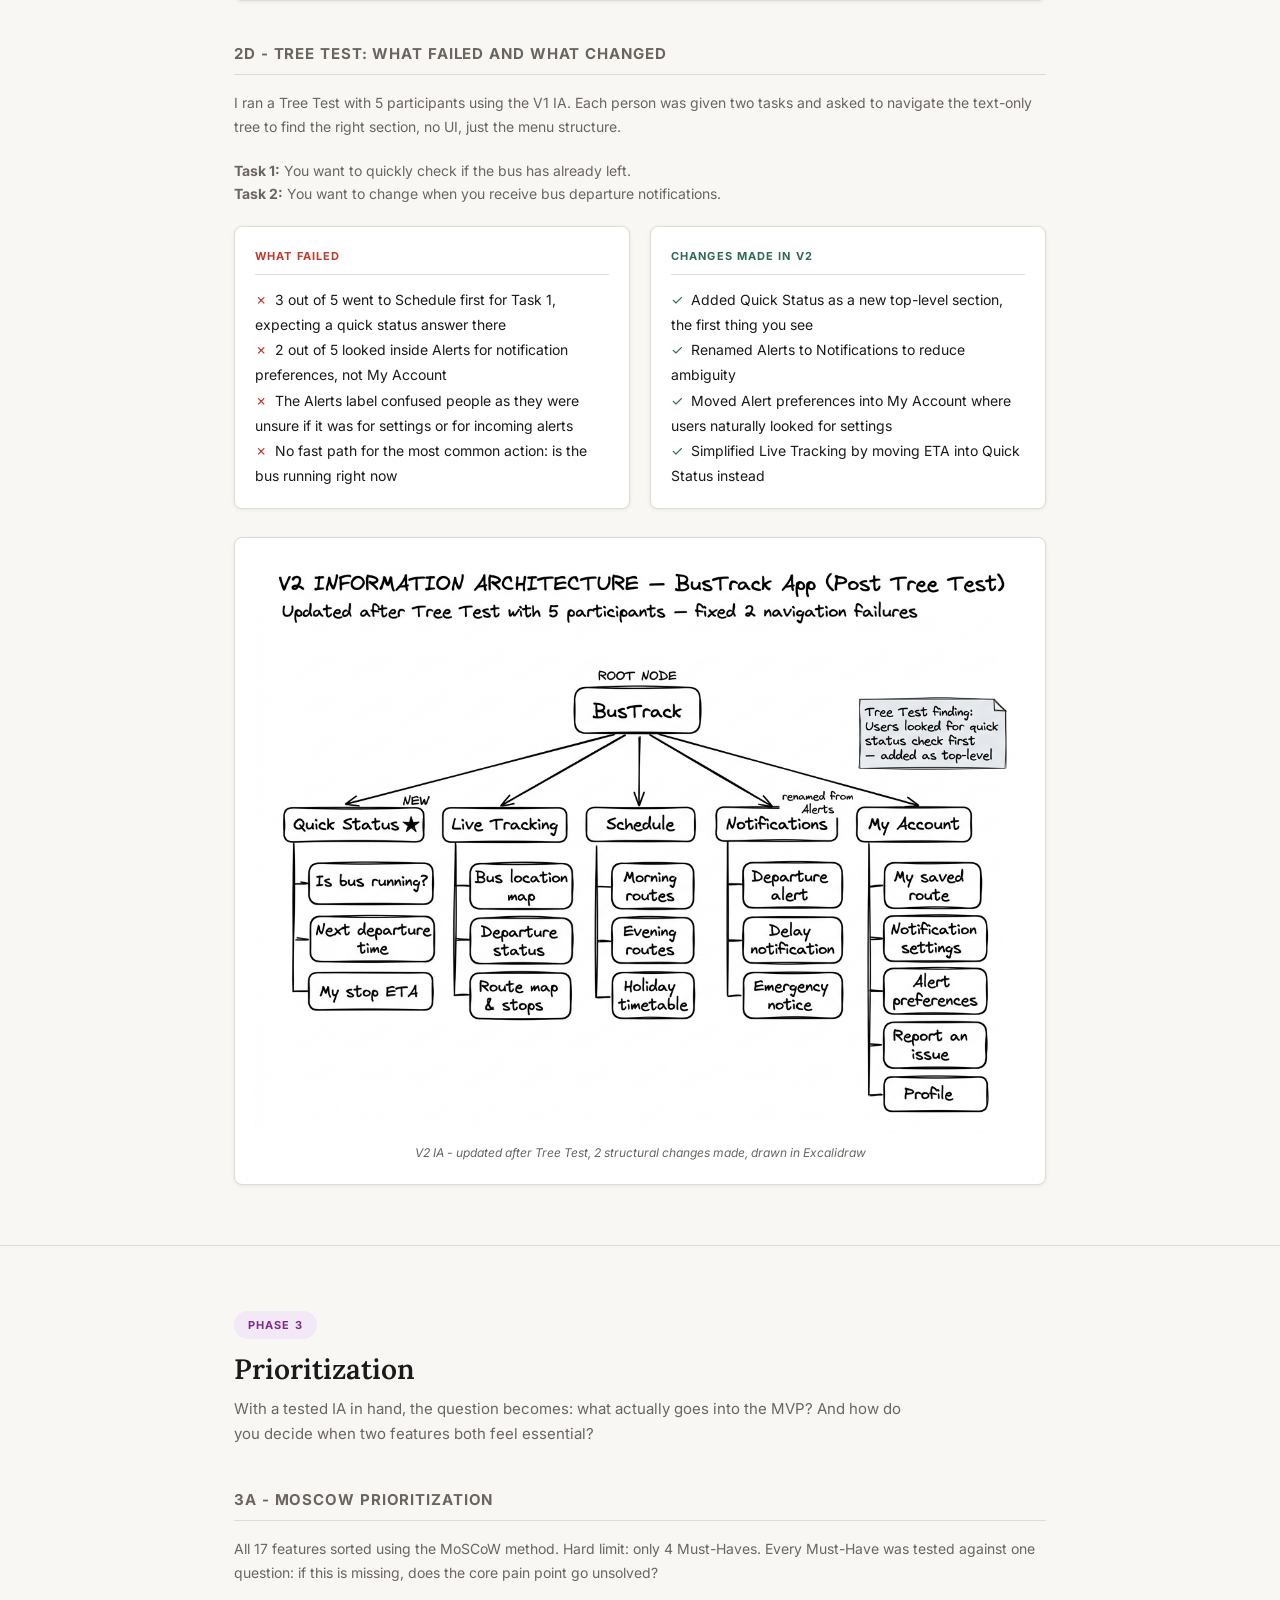
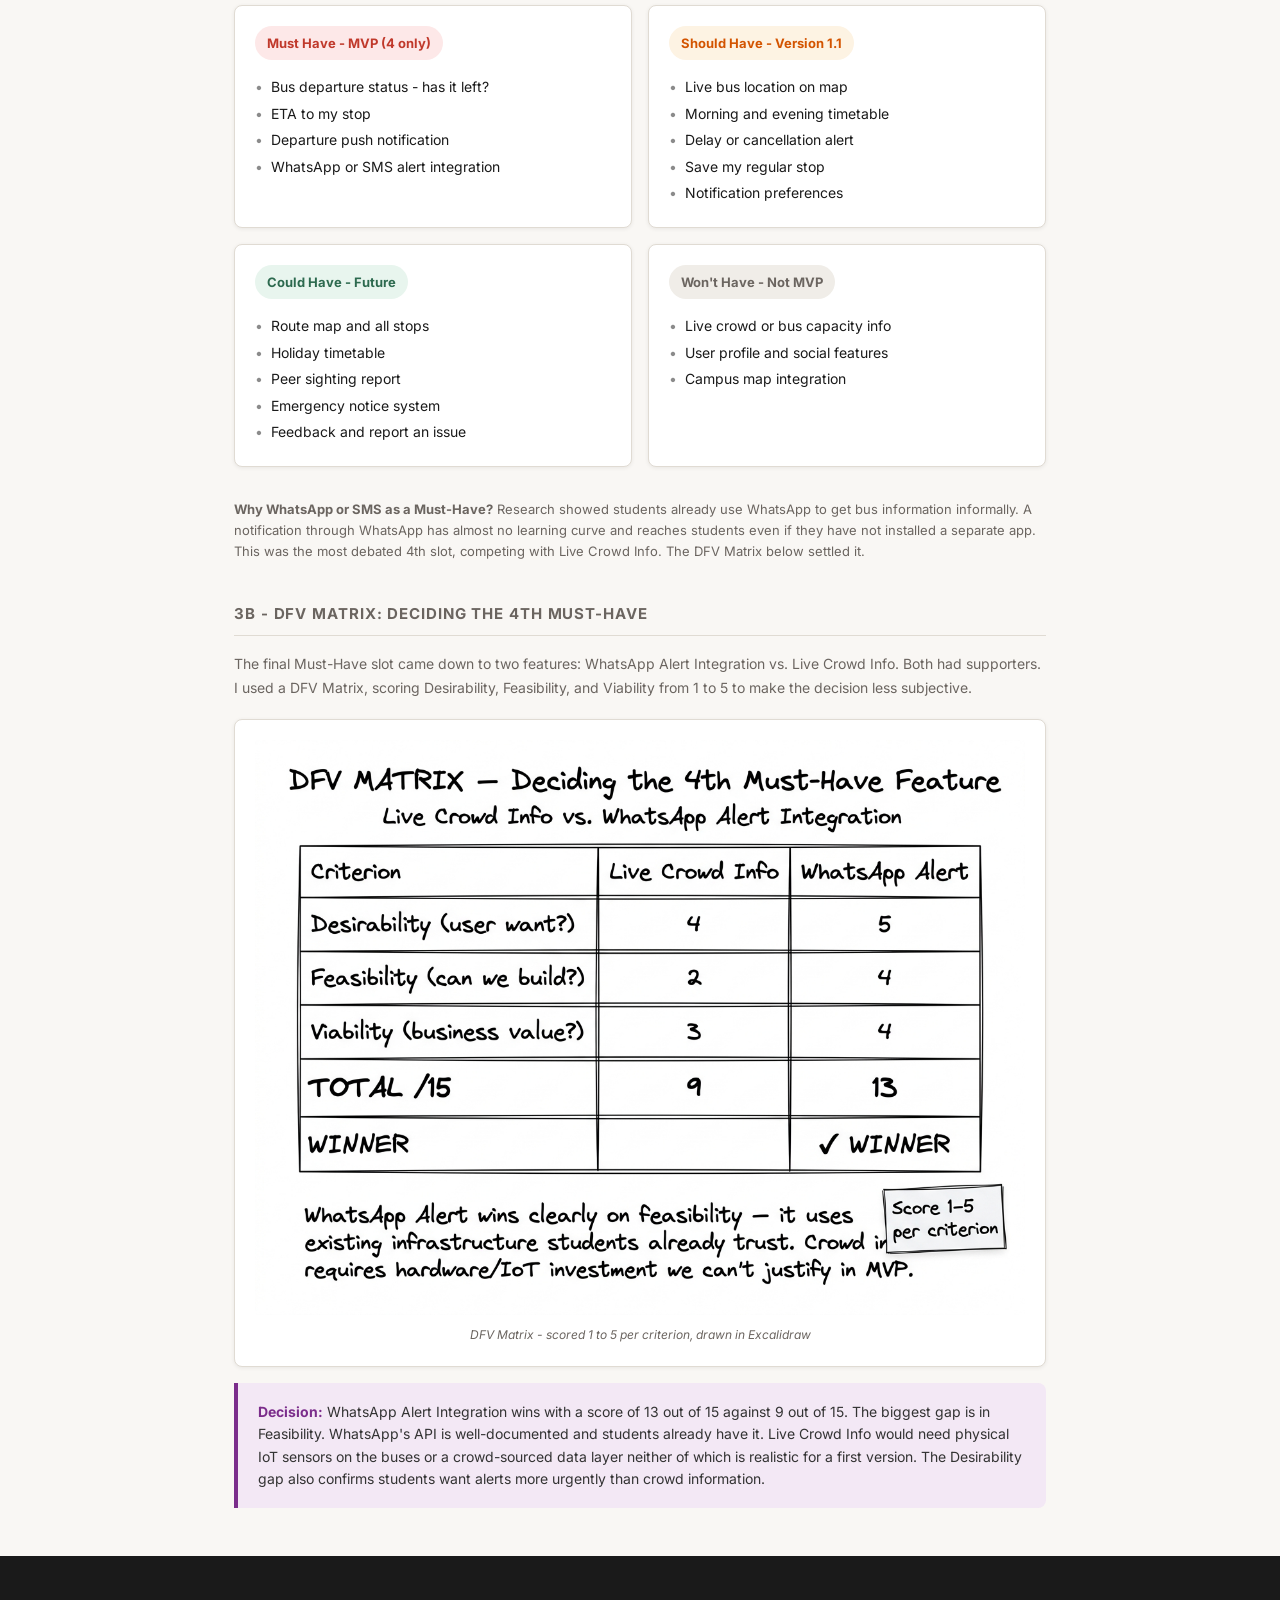
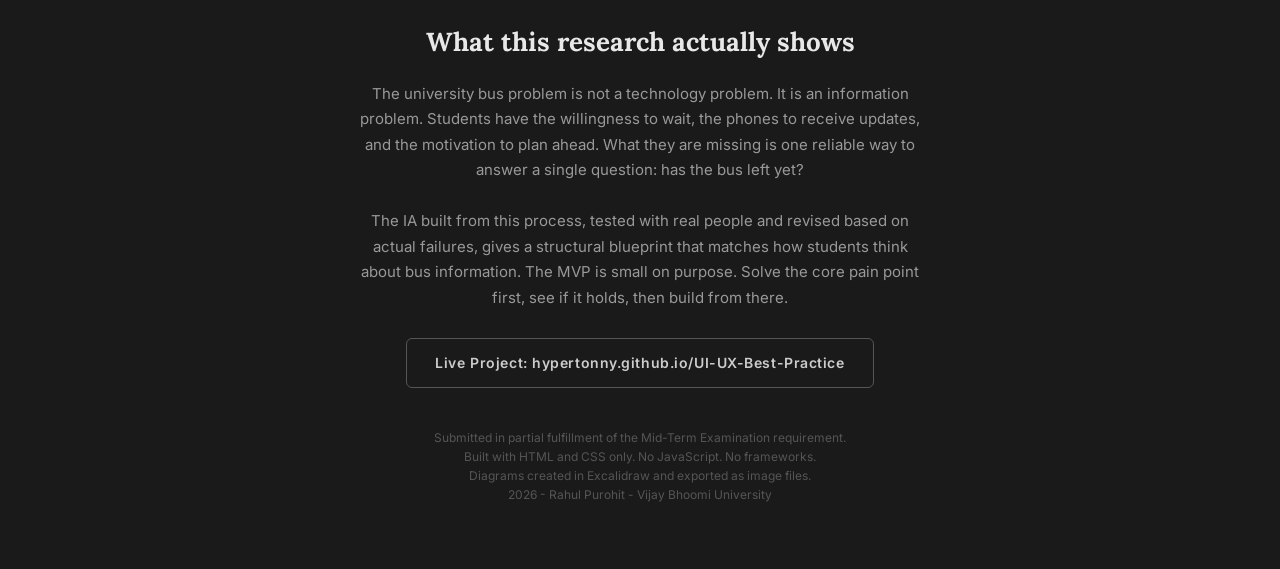
<file: research.html>
<!DOCTYPE html>
<html lang="en">

<head>
  <meta charset="UTF-8" />
  <meta name="viewport" content="width=device-width, initial-scale=1.0" />
  <meta name="description"
    content="UX Research submission for University Bus Tracking. End-to-end product ideation process covering Empathy, Ideation, and Prioritization phases." />
  <title>BusTrack - UX Research Mid-Term Submission | Vijay Bhoomi University</title>
  <link rel="preconnect" href="https://fonts.googleapis.com" />
  <link rel="preconnect" href="https://fonts.gstatic.com" crossorigin />
  <link
    href="https://fonts.googleapis.com/css2?family=Inter:wght@400;500;600;700&family=Lora:ital,wght@0,400;0,600;1,400&display=swap"
    rel="stylesheet" />
  <link rel="stylesheet" href="style.css" />
</head>

<body>

  <!-- HERO -->
  <header class="hero" id="top">
    <div class="container">
      <span class="hero__label">Mid-Term Examination · Product Design</span>
      <h1 class="hero__title">How might we help university students know when their bus is coming?</h1>
      <p class="hero__subtitle">
        A UX research process, from empathy to information architecture, for a university bus tracking solution.
      </p>
      <div class="hero__meta">
        <span>Vijay Bhoomi University</span>
        <span>August 2026</span>
        <span>Rahul Purohit · 2024sepvugp0079</span>
        <span>Problem: University Bus Tracking</span>
      </div>
      <div class="hero__divider"></div>
    </div>
  </header>

  <!-- Sticky Navigation -->
  <nav class="toc" aria-label="Page navigation">
    <div class="toc__inner">
      <a class="toc__link" href="#obs-log">Observation Log</a>
      <a class="toc__link" href="#phase1">Phase 1: Empathy</a>
      <a class="toc__link" href="#phase2">Phase 2: Ideate</a>
      <a class="toc__link" href="#phase3">Phase 3: Prioritize</a>
      <a class="toc__link" href="#conclusion">Conclusion</a>
    </div>
  </nav>

  <main>

    <!-- OBSERVATION LOG -->
    <section class="phase-section obs-section" id="obs-log">
      <div class="container">

        <span class="phase-badge phase-badge--obs">Observation Log</span>
        <h2 class="section-title">What I noticed before anything else</h2>
        <p class="section-intro">
          These are raw notes from watching how students around me actually deal with the bus situation, before I
          conducted any formal interviews. I kept these informal on purpose so I could come to the research without
          too many assumptions baked in.
        </p>

        <div class="obs-log">

          <div class="obs-entry">
            <div class="obs-entry__date">Monday, Week 1</div>
            <p class="obs-entry__text">
              Saw three students standing at the stop near the admin block for a long time. One of them was
              constantly messaging on WhatsApp. When I asked, he said he was trying to figure out if the bus
              had already left. He did not know. Nobody did.
            </p>
          </div>

          <div class="obs-entry">
            <div class="obs-entry__date">Tuesday, Week 1</div>
            <p class="obs-entry__text">
              A girl from the hostel block sprinted out at 5:40 PM even though the bus is supposed to leave
              at 6:00 PM. She said she leaves early every day because once you miss it, you are stuck. She has
              missed it twice already this term.
            </p>
          </div>

          <div class="obs-entry">
            <div class="obs-entry__date">Thursday, Week 1</div>
            <p class="obs-entry__text">
              We came across the timetable that was being circulated in our WhatsApp friend group. It had the
              schedule but no information about delays or whether the bus was even running that day. Someone had
              crossed out one timing and written a new one. Nobody seemed to fully trust what was in it.
            </p>
          </div>

          <div class="obs-entry">
            <div class="obs-entry__date">Friday, Week 2</div>
            <p class="obs-entry__text">
              We ended up going to the watchman at Gate 1 and asking him directly about the bus timings.
              He knew roughly when it usually arrives but said it varies. He was helpful but this is not
              a system. You have to physically walk to the gate and ask someone who is guessing.
            </p>
          </div>

          <div class="obs-entry">
            <div class="obs-entry__date">Monday, Week 2</div>
            <p class="obs-entry__text">
              Two students booked an auto together because they were not sure the bus was running. It cost
              them 300 rupees each, 600 total for a one-way trip. They later found out the bus had run on
              time that day. They were annoyed but said they would probably do the same thing again next time
              because the uncertainty is too stressful to risk it.
            </p>
          </div>

          <div class="obs-entry obs-entry--highlight">
            <div class="obs-entry__date">Pattern I kept seeing</div>
            <p class="obs-entry__text">
              The problem is not that students do not care or that they are disorganised. The problem is that
              there is genuinely no reliable way to know. Every workaround they have built, walking to the gate
              to ask the watchman, checking a circulated WhatsApp timetable that may be outdated, booking autos
              to avoid the risk, is a response to that one missing piece of information: has the bus left?
            </p>
          </div>

        </div>

      </div>
    </section>


    <!-- PHASE 1: EMPATHY AND DEFINITION -->
    <section class="phase-section" id="phase1">
      <div class="container">

        <span class="phase-badge phase-badge--1">Phase 1</span>
        <h2 class="section-title">Empathy and Definition</h2>
        <p class="section-intro">
          Understanding who the user actually is, what they go through, and where the experience breaks down the most.
        </p>

        <!-- 1A: Proto-Persona -->
        <h3 class="subsection-title">1A - Proto-Persona (Before Research)</h3>
        <p class="text-muted mt-8" style="margin-bottom:20px;">
          Before talking to anyone, I wrote down who I assumed the user was. This is a rough first sketch based on
          my own observations, not real data.
        </p>

        <div class="persona-card">
          <div class="persona-initials">A</div>
          <div class="persona-body">
            <div class="persona-name">Arjun - Proto-Persona</div>
            <div class="persona-tagline">3rd Year B.Tech · Hostel resident · Takes the bus daily</div>
            <div class="persona-grid">
              <div class="persona-block">
                <label>Goals</label>
                <p>Reach class on time. Plan his day around the bus. Not waste time standing at a stop.</p>
              </div>
              <div class="persona-block">
                <label>Frustrations</label>
                <p>Never knows if the bus has left. Ends up waiting 30 to 45 minutes with no information.</p>
              </div>
              <div class="persona-block">
                <label>What he does now</label>
                <p>Asks seniors. Checks WhatsApp. Leaves early just to be safe.</p>
              </div>
              <div class="persona-block">
                <label>Tech comfort</label>
                <p>Uses WhatsApp, Google Maps, UPI every day. Comfortable with apps.</p>
              </div>
            </div>
            <blockquote class="persona-quote">
              "My assumption going in: this person just wants to know if the bus has left yet. Not a full schedule,
              not a map. Just that one answer."
            </blockquote>
          </div>
        </div>


        <!-- 1B: User Research -->
        <h3 class="subsection-title">1B - User Research: Three Interviews</h3>
        <p class="text-muted mt-8" style="margin-bottom:20px;">
          I spoke to three students who regularly use the government bus. Each conversation was about 10 to 15 minutes.
          I asked about their routine, what information they wished they had, and the worst experience they remembered
          with the bus.
        </p>

        <div class="interview-grid">

          <div class="interview-card">
            <div class="interview-card__name">Rajdeep</div>
            <div class="interview-card__meta">3rd Year, B.Tech · Off-campus resident · Daily commuter</div>
            <blockquote class="interview-card__quote">
              "I once stood at the stop for an hour and then found out the bus had left 40 minutes earlier.
              Nobody tells you anything. I just WhatsApp my batchmate who lives near the main road and hope he saw it."
            </blockquote>
            <p class="interview-card__finding">
              <strong>Key finding:</strong> Peer-to-peer messaging is the only real-time information channel.
              No official source exists.
            </p>
          </div>

          <div class="interview-card">
            <div class="interview-card__name">Yash</div>
            <div class="interview-card__meta">4th Year, B.Tech · Uses bus 3 times a week</div>
            <blockquote class="interview-card__quote">
              "The timetable that goes around on WhatsApp is wrong half the time. I have started leaving 20 minutes
              earlier than I need to, just to feel safe. It has become a daily tax on my time."
            </blockquote>
            <p class="interview-card__finding">
              <strong>Key finding:</strong> Students absorb the cost of uncertainty by leaving earlier than needed.
              They see it as unavoidable.
            </p>
          </div>

          <div class="interview-card">
            <div class="interview-card__name">Parsad Kakad</div>
            <div class="interview-card__meta">3rd Year, B.Tech · Hostel resident · Goes home on weekends</div>
            <blockquote class="interview-card__quote">
              "I don't know which senior to ask and the WhatsApp timetable that gets shared is confusing.
              The first week I missed the bus twice. Now I just take an auto even though it's expensive.
              I cannot afford the stress of guessing every time."
            </blockquote>
            <p class="interview-card__finding">
              <strong>Key finding:</strong> Even students with some context struggle. The circulated
              timetable creates false confidence and still leaves them stuck when the bus is late or cancelled.
            </p>
          </div>

        </div>


        <!-- 1C: True Persona -->
        <h3 class="subsection-title">1C - True User Persona (After Research)</h3>
        <p class="text-muted mt-8" style="margin-bottom:20px;">
          After the interviews, I updated the persona. The biggest shift: the core need is not live tracking.
          It is the confidence to make a decision about when to leave.
        </p>

        <div class="persona-card">
          <div class="persona-initials">AV</div>
          <div class="persona-body">
            <div class="persona-name">Arjun Verma (Research-Validated)</div>
            <div class="persona-tagline">3rd Year Engineering · Hostel resident · Uses bus 5 days a week</div>
            <div class="persona-grid">
              <div class="persona-block">
                <label>Goals</label>
                <p>Know exactly when to leave his room. Avoid standing in the sun. Get to class without the anxiety.</p>
              </div>
              <div class="persona-block">
                <label>Real frustrations</label>
                <p>The WhatsApp timetable circulated in friend groups is often outdated or wrong. No official
                  real-time channel exists. Even asking the watchman at the gate is just an educated guess.</p>
              </div>
              <div class="persona-block">
                <label>How he gets info</label>
                <p>WhatsApp senior groups, batchmates near the main road, leaves about 20 minutes early as a buffer.</p>
              </div>
              <div class="persona-block">
                <label>The real question he needs answered</label>
                <p>Not "where is the bus" but simply: <em>has it left yet?</em></p>
              </div>
            </div>
            <blockquote class="persona-quote">
              "I just want to know, did it leave? Is it on the way? That is all. Everything else I can figure out."
              <br />- Arjun, composite from interview data
            </blockquote>
          </div>
        </div>


        <!-- 1D: Empathy Map -->
        <h3 class="subsection-title">1D - Empathy Map</h3>
        <p class="text-muted mt-8" style="margin-bottom:20px;">
          Built from interview data. What Arjun says out loud, thinks privately, does every day, and how he
          actually feels through this experience.
        </p>

        <div class="diagram-wrap">
          <img src="images/empathy_map.jpg"
            alt="Empathy Map with four quadrants. Says: I never know when the bus is coming, I missed classes because of this, I just WhatsApp my friends to ask. Thinks: What if the bus already left, is it even worth going to the stop, I should just leave super early. Does: Checks WhatsApp groups repeatedly, stands at the stop for 30 to 45 minutes, asks seniors for informal ETA. Feels: Anxious and uncertain, helpless with no control, frustrated by wasted time. Center: Arjun, 3rd Year Engineering Student." />
          <p class="diagram-caption">Empathy Map - drawn in Excalidraw, based on data from 3 interviews</p>
        </div>


        <!-- 1E: User Journey Map -->
        <h3 class="subsection-title">1E - User Journey Map with Emotion Line</h3>
        <p class="text-muted mt-8" style="margin-bottom:20px;">
          Scenario: Arjun needs to catch the 6:00 PM evening bus on a Tuesday after his last lecture.
          The map traces his emotional state across seven stages.
        </p>

        <div class="diagram-wrap">
          <img src="images/user_journey_map.jpg"
            alt="User Journey Map with 7 stages: Decides to leave, Walks to stop, Arrives at stop, Waiting with no information which is the lowest dip marked with a star, Bus spotted or missed, Gets on bus, Arrives at destination. An emotion line curves sharply downward at the Waiting stage, labeled Lowest Dip and Uncertainty Peak." />
          <p class="diagram-caption">User Journey Map - Arjun catching the evening bus, emotion line shown at the bottom
          </p>
        </div>


        <!-- 1F: Core Pain Point -->
        <h3 class="subsection-title">1F - Core Pain Point</h3>

        <div class="pain-callout">
          <div class="pain-callout__label">Core Pain Point - Identified from the Lowest Dip on the Emotion Line</div>
          <p class="pain-callout__text">
            The worst moment is <strong>Stage 4: waiting at the bus stop with no information at all.</strong>
            By this point the student has already committed. They left their room, walked to the stop, and now
            they have no idea whether the bus is two minutes away or already gone. They cannot go back.
            They cannot decide. They just have to wait.
            This is not a schedule problem. It is an information vacuum at the exact moment when a decision can no
            longer be undone.
          </p>
        </div>

        <p class="text-muted mt-16" style="margin-bottom:32px;">
          Every workaround students have built, leaving early, messaging seniors, booking autos, exists because
          of this one gap. The opportunity is to close it.
        </p>


        <!-- 1G: User Stories -->
        <h3 class="subsection-title">1G - User Stories</h3>
        <p class="text-muted mt-8" style="margin-bottom:20px;">
          Four user stories written from Arjun's perspective, each targeting the core pain point directly.
        </p>

        <ul class="stories-list">
          <li class="story-card">
            <div class="story-card__number">User Story 01</div>
            <p class="story-card__text">
              <strong>As a</strong> student waiting at the bus stop,
              <strong>I want to</strong> see whether the bus has departed from its origin and roughly when it will
              reach my stop,
              <strong>so that</strong> I can decide whether to keep waiting or make other arrangements without
              having to ask anyone.
            </p>
          </li>
          <li class="story-card">
            <div class="story-card__number">User Story 02</div>
            <p class="story-card__text">
              <strong>As a</strong> student still in my hostel room,
              <strong>I want to</strong> get a notification when the bus leaves from the starting point,
              <strong>so that</strong> I can calculate when to leave and not stand at the stop for more than
              five minutes.
            </p>
          </li>
          <li class="story-card">
            <div class="story-card__number">User Story 03</div>
            <p class="story-card__text">
              <strong>As a</strong> new student who does not know the seniors yet,
              <strong>I want to</strong> see the bus schedule and its current status in one place,
              <strong>so that</strong> I do not have to depend on informal networks or spend money on autos
              because of missing information.
            </p>
          </li>
          <li class="story-card">
            <div class="story-card__number">User Story 04</div>
            <p class="story-card__text">
              <strong>As a</strong> student who has already missed the bus once this week,
              <strong>I want to</strong> report or confirm that the bus is on the road,
              <strong>so that</strong> other students at the stop get a real-time heads up when official
              tracking is not available.
            </p>
          </li>
        </ul>

      </div>
    </section>


    <!-- PHASE 2: IDEATE AND EVALUATE -->
    <section class="phase-section" id="phase2">
      <div class="container">

        <span class="phase-badge phase-badge--2">Phase 2</span>
        <h2 class="section-title">Ideate and Evaluate</h2>
        <p class="section-intro">
          Moving from understanding the problem to structuring the solution. What does the product need to contain,
          how do users mentally organise it, and does the structure actually hold up when tested?
        </p>


        <!-- 2A: Feature List -->
        <h3 class="subsection-title">2A - Feature and Content Inventory (17 Items)</h3>
        <p class="text-muted mt-8" style="margin-bottom:20px;">
          Based on the user stories and interview findings, I listed everything the product might need to contain.
          These 17 items became the cards for the card sort.
        </p>

        <table class="feature-table">
          <thead>
            <tr>
              <th>#</th>
              <th>Feature or Content Item</th>
              <th>Where it came from</th>
            </tr>
          </thead>
          <tbody>
            <tr>
              <td>01</td>
              <td>Live bus location on map</td>
              <td>User Story 01</td>
            </tr>
            <tr>
              <td>02</td>
              <td>ETA to my specific stop</td>
              <td>User Story 01</td>
            </tr>
            <tr>
              <td>03</td>
              <td>Bus departure status - has it left?</td>
              <td>User Story 01 and 02</td>
            </tr>
            <tr>
              <td>04</td>
              <td>Departure notification or push alert</td>
              <td>User Story 02</td>
            </tr>
            <tr>
              <td>05</td>
              <td>Delay or cancellation alert</td>
              <td>User Story 02</td>
            </tr>
            <tr>
              <td>06</td>
              <td>Morning route timetable</td>
              <td>User Story 03</td>
            </tr>
            <tr>
              <td>07</td>
              <td>Evening route timetable</td>
              <td>User Story 03</td>
            </tr>
            <tr>
              <td>08</td>
              <td>Holiday or special day schedule</td>
              <td>User Story 03</td>
            </tr>
            <tr>
              <td>09</td>
              <td>Route map and all stops</td>
              <td>User Story 03</td>
            </tr>
            <tr>
              <td>10</td>
              <td>WhatsApp or SMS alert option</td>
              <td>User Story 02</td>
            </tr>
            <tr>
              <td>11</td>
              <td>Emergency or sudden cancellation notice</td>
              <td>User Story 02</td>
            </tr>
            <tr>
              <td>12</td>
              <td>Peer sighting report - I can see the bus</td>
              <td>User Story 04</td>
            </tr>
            <tr>
              <td>13</td>
              <td>Is the bus crowded? Live crowd info</td>
              <td>Interview with Yash</td>
            </tr>
            <tr>
              <td>14</td>
              <td>Save my regular stop or route</td>
              <td>Usability best practice</td>
            </tr>
            <tr>
              <td>15</td>
              <td>Notification preferences and timing</td>
              <td>User Story 02</td>
            </tr>
            <tr>
              <td>16</td>
              <td>Feedback or report an issue</td>
              <td>User Story 04</td>
            </tr>
            <tr>
              <td>17</td>
              <td>User profile and settings</td>
              <td>Basic app requirement</td>
            </tr>
          </tbody>
        </table>


        <!-- 2B: Card Sort -->
        <h3 class="subsection-title">2B - Card Sort: Method and Patterns</h3>
        <p class="text-muted mt-8" style="margin-bottom:20px;">
          I ran a Hybrid Card Sort with 5 students from the hostel. I used printed cards
          and gave participants 4 initial category names while letting them adjust or create groups if needed.
          Each session took around 15 minutes.
        </p>

        <div class="diagram-wrap">
          <img src="images/card_sort_patterns.jpg"
            alt="Card Sort clustering diagram showing 4 distinct groups: Group 1 Real-time Info (live bus location, ETA to my stop, bus departure status, delay alert), Group 2 Schedule (morning timetable, evening timetable, holiday schedule, route map and stops), Group 3 Notifications (departure push alert, WhatsApp alert, SMS fallback, emergency notice), and Group 4 My Account (save my regular stop, notification settings, user profile, report an issue)." />
          <p class="diagram-caption">Card Sort clusters - 5 students, Hybrid Sort, drawn in Excalidraw</p>
        </div>

        <h4 class="subsection-title mt-24">Key Patterns Found</h4>
        <ul class="findings-list">
          <li class="finding-item">
            <strong>Strongest agreement:</strong> All 5 students consistently separated live tracking from the
            static schedule. They treated them as completely different things. One answers right now, the other
            answers in general.
          </li>
          <li class="finding-item">
            <strong>Naming insight:</strong> Most participants disliked the word "Alerts." They preferred
            "Notifications" because it felt less alarming and more like a helpful heads up.
          </li>
          <li class="finding-item">
            <strong>Disputed card:</strong> "Peer sighting report" was placed in 4 different groups across
            participants. It did not fit any single mental model cleanly.
          </li>
          <li class="finding-item">
            <strong>Settings confusion:</strong> "Notification preferences" was split between Alerts and My Account.
            I moved it to My Account to be consistent with how settings usually work.
          </li>
          <li class="finding-item">
            <strong>Quick status need:</strong> 3 out of 5 students asked if there could be a quick shortcut
            to just check if the bus is running, without navigating through menus. This shaped the V2 IA.
          </li>
        </ul>


        <!-- 2C: IA V1 -->
        <h3 class="subsection-title">2C - V1 Information Architecture</h3>
        <p class="text-muted mt-8" style="margin-bottom:20px;">
          Built directly from the card sort clusters. Four top-level sections matching the four dominant groupings.
        </p>

        <div class="diagram-wrap">
          <img src="images/ia_tree_v1.jpg"
            alt="V1 Information Architecture tree for BusTrack. Root node: BusTrack. Four branches: Live Tracking with bus location map, ETA to my stop, departure status. Schedule with morning routes, evening routes, holiday timetable, route map and stops. Alerts with departure alert, delay notification, emergency notice, alert preferences. My Account with my saved route, notification settings, report an issue, profile." />
          <p class="diagram-caption">V1 IA - built from card sort results, 4 top-level sections, drawn in Excalidraw</p>
        </div>


        <!-- 2D: Tree Test -->
        <h3 class="subsection-title">2D - Tree Test: What Failed and What Changed</h3>
        <p class="text-muted mt-8" style="margin-bottom:20px;">
          I ran a Tree Test with 5 participants using the V1 IA. Each person was given two tasks and asked to navigate
          the text-only tree to find the right section, no UI, just the menu structure.
        </p>

        <p class="text-muted" style="margin-bottom:20px;">
          <strong>Task 1:</strong> You want to quickly check if the bus has already left.<br />
          <strong>Task 2:</strong> You want to change when you receive bus departure notifications.
        </p>

        <div class="tree-test-grid">
          <div class="tree-box tree-box--fail">
            <div class="tree-box__label">What failed</div>
            <ul>
              <li>3 out of 5 went to Schedule first for Task 1, expecting a quick status answer there</li>
              <li>2 out of 5 looked inside Alerts for notification preferences, not My Account</li>
              <li>The Alerts label confused people as they were unsure if it was for settings or for incoming alerts
              </li>
              <li>No fast path for the most common action: is the bus running right now</li>
            </ul>
          </div>
          <div class="tree-box tree-box--fix">
            <div class="tree-box__label">Changes made in V2</div>
            <ul>
              <li>Added Quick Status as a new top-level section, the first thing you see</li>
              <li>Renamed Alerts to Notifications to reduce ambiguity</li>
              <li>Moved Alert preferences into My Account where users naturally looked for settings</li>
              <li>Simplified Live Tracking by moving ETA into Quick Status instead</li>
            </ul>
          </div>
        </div>

        <div class="diagram-wrap">
          <img src="images/ia_tree_v2.jpg"
            alt="V2 Information Architecture tree for BusTrack. Root: BusTrack. Five branches: Quick Status marked as new with is bus running, next departure time, my stop ETA. Live Tracking with bus location map, departure status, route map and stops. Schedule with morning routes, evening routes, holiday timetable. Notifications renamed from Alerts with departure alert, delay notification, emergency notice. My Account with my saved route, notification settings, alert preferences, report an issue, profile. A sticky note says: Tree Test finding, users looked for quick status first, so it was added as a top-level section." />
          <p class="diagram-caption">V2 IA - updated after Tree Test, 2 structural changes made, drawn in Excalidraw</p>
        </div>

      </div>
    </section>


    <!-- PHASE 3: PRIORITIZATION -->
    <section class="phase-section" id="phase3">
      <div class="container">

        <span class="phase-badge phase-badge--3">Phase 3</span>
        <h2 class="section-title">Prioritization</h2>
        <p class="section-intro">
          With a tested IA in hand, the question becomes: what actually goes into the MVP? And how do you
          decide when two features both feel essential?
        </p>


        <!-- 3A: MoSCoW -->
        <h3 class="subsection-title">3A - MoSCoW Prioritization</h3>
        <p class="text-muted mt-8" style="margin-bottom:20px;">
          All 17 features sorted using the MoSCoW method. Hard limit: only 4 Must-Haves. Every Must-Have
          was tested against one question: if this is missing, does the core pain point go unsolved?
        </p>

        <div class="moscow-grid">

          <div class="moscow-box moscow-box--must">
            <span class="moscow-box__header">Must Have - MVP (4 only)</span>
            <ul>
              <li>Bus departure status - has it left?</li>
              <li>ETA to my stop</li>
              <li>Departure push notification</li>
              <li>WhatsApp or SMS alert integration</li>
            </ul>
          </div>

          <div class="moscow-box moscow-box--should">
            <span class="moscow-box__header">Should Have - Version 1.1</span>
            <ul>
              <li>Live bus location on map</li>
              <li>Morning and evening timetable</li>
              <li>Delay or cancellation alert</li>
              <li>Save my regular stop</li>
              <li>Notification preferences</li>
            </ul>
          </div>

          <div class="moscow-box moscow-box--could">
            <span class="moscow-box__header">Could Have - Future</span>
            <ul>
              <li>Route map and all stops</li>
              <li>Holiday timetable</li>
              <li>Peer sighting report</li>
              <li>Emergency notice system</li>
              <li>Feedback and report an issue</li>
            </ul>
          </div>

          <div class="moscow-box moscow-box--wont">
            <span class="moscow-box__header">Won't Have - Not MVP</span>
            <ul>
              <li>Live crowd or bus capacity info</li>
              <li>User profile and social features</li>
              <li>Campus map integration</li>
            </ul>
          </div>

        </div>

        <p class="text-muted" style="margin-bottom:32px; font-size:13px; line-height:1.6;">
          <strong>Why WhatsApp or SMS as a Must-Have?</strong> Research showed students already use WhatsApp
          to get bus information informally. A notification through WhatsApp has almost no learning curve and
          reaches students even if they have not installed a separate app. This was the most debated 4th slot,
          competing with Live Crowd Info. The DFV Matrix below settled it.
        </p>


        <!-- 3B: DFV Matrix -->
        <h3 class="subsection-title">3B - DFV Matrix: Deciding the 4th Must-Have</h3>
        <p class="text-muted mt-8" style="margin-bottom:20px;">
          The final Must-Have slot came down to two features: WhatsApp Alert Integration vs. Live Crowd Info.
          Both had supporters. I used a DFV Matrix, scoring Desirability, Feasibility, and Viability from 1 to 5
          to make the decision less subjective.
        </p>

        <div class="diagram-wrap">
          <img src="images/dfv_matrix.jpg"
            alt="DFV Matrix comparing Live Crowd Info against WhatsApp Alert Integration. Desirability scores: 4 versus 5. Feasibility scores: 2 versus 4. Viability scores: 3 versus 4. Total out of 15: 9 versus 13. WhatsApp Alert is the winner. Note below: WhatsApp Alert wins clearly on feasibility because it uses existing infrastructure students already trust." />
          <p class="diagram-caption">DFV Matrix - scored 1 to 5 per criterion, drawn in Excalidraw</p>
        </div>

        <div class="dfv-note">
          <strong>Decision:</strong> WhatsApp Alert Integration wins with a score of 13 out of 15 against 9 out of 15.
          The biggest gap is in Feasibility. WhatsApp's API is well-documented and students already have it.
          Live Crowd Info would need physical IoT sensors on the buses or a crowd-sourced data layer neither
          of which is realistic for a first version. The Desirability gap also confirms students want alerts
          more urgently than crowd information.
        </div>

      </div>
    </section>
  </main>


  <!-- CONCLUSION -->
  <footer class="conclusion" id="conclusion">
    <div class="container">
      <h2 class="conclusion__title">What this research actually shows</h2>
      <p class="conclusion__text">
        The university bus problem is not a technology problem. It is an information problem.
        Students have the willingness to wait, the phones to receive updates, and the motivation to plan ahead.
        What they are missing is one reliable way to answer a single question: has the bus left yet?
        <br /><br />
        The IA built from this process, tested with real people and revised based on actual failures, gives a
        structural blueprint that matches how students think about bus information. The MVP is small on purpose.
        Solve the core pain point first, see if it holds, then build from there.
      </p>

      <a class="github-link" href="https://hypertonny.github.io/UI-UX-Best-Practice/" target="_blank" rel="noopener noreferrer" id="github-link">
        Live Project: hypertonny.github.io/UI-UX-Best-Practice
      </a>

      <p style="margin-top: 40px; font-size: 12px; color: #555; line-height: 1.6;">
        Submitted in partial fulfillment of the Mid-Term Examination requirement.<br />
        Built with HTML and CSS only. No JavaScript. No frameworks.<br />
        Diagrams created in Excalidraw and exported as image files.<br />
        2026 - Rahul Purohit - Vijay Bhoomi University
      </p>
    </div>
  </footer>

</body>

</html>
</file>
<file: styles.css>
/* ==========================================================================
   DAILYTOGO — NEXT-GEN STUDENT TRANSIT DESIGN SYSTEM
   Theme: Kinetic Campus Transit (Solid High-Contrast, Zero Gradients, Zero Emojis)
   ========================================================================== */

:root {
  /* Strictly Solid Colors - NO GRADIENTS ALLOWED */
  --bg-canvas: #090C10;
  --bg-surface: #121722;
  --bg-surface-elevated: #1A2232;
  --bg-surface-hover: #222C3E;
  
  --brand-primary: #2563EB;        /* Electric Cobalt */
  --brand-primary-dark: #1D4ED8;
  --brand-primary-light: #3B82F6;
  
  --accent-volt: #CCFF00;          /* High-Vis Safety Volt / Student Energy */
  --accent-volt-dark: #A6D000;
  --accent-volt-fg: #0A0D14;
  
  --accent-coral: #EF4444;         /* Delay / Emergency Coral */
  --accent-coral-subtle: #3B1214;
  --accent-amber: #F59E0B;         /* Warning / Scheduled */
  --accent-emerald: #10B981;       /* On-time / Active */
  --accent-emerald-subtle: #064E3B;

  --text-main: #FFFFFF;
  --text-muted: #94A3B8;
  --text-dim: #64748B;
  --text-inverted: #0A0D14;

  --border-subtle: #243044;
  --border-bold: #33435C;
  --border-volt: #CCFF00;
  
  --font-display: 'Space Grotesk', -apple-system, BlinkMacSystemFont, sans-serif;
  --font-body: 'Inter', -apple-system, BlinkMacSystemFont, sans-serif;
  --font-mono: 'JetBrains Mono', monospace;

  --radius-xs: 4px;
  --radius-sm: 8px;
  --radius-md: 14px;
  --radius-lg: 20px;
  --radius-full: 9999px;

  --shadow-card: 0 4px 0 #000000;
  --shadow-elevated: 0 8px 0 #000000;
  --shadow-floating: 0 12px 24px rgba(0, 0, 0, 0.4);
  --shadow-volt: 0 4px 0 #A6D000;

  --transition-fast: 0.15s cubic-bezier(0.4, 0, 0.2, 1);
  --transition-smooth: 0.25s cubic-bezier(0.2, 0.8, 0.2, 1);
}

/* Light Mode Overrides for Prototype Inspector if toggled (STRICTLY NO GRADIENTS) */
[data-theme="light"] {
  --bg-canvas: #F1F5F9;
  --bg-surface: #FFFFFF;
  --bg-surface-elevated: #F8FAFC;
  --bg-surface-hover: #E2E8F0;
  --text-main: #0F172A;
  --text-muted: #64748B;
  --text-dim: #94A3B8;
  --text-inverted: #FFFFFF;
  --border-subtle: #E2E8F0;
  --border-bold: #CBD5E1;
  --shadow-card: 0 4px 0 #CBD5E1;
  --shadow-elevated: 0 8px 0 #94A3B8;
}

/* Reset & Box Sizing */
*, *::before, *::after {
  box-sizing: border-box;
  margin: 0;
  padding: 0;
  -webkit-tap-highlight-color: transparent;
}

body {
  background-color: var(--bg-canvas);
  color: var(--text-main);
  font-family: var(--font-body);
  font-size: 14px;
  line-height: 1.5;
  min-height: 100vh;
  display: flex;
  flex-direction: column;
  align-items: center;
  justify-content: center;
  padding: 20px 16px;
  margin: 0;
  box-sizing: border-box;
  overflow-x: hidden;
}

/* ==========================================================================
   APP CONTAINER & PHONE VIEWPORT LAYOUT
   ========================================================================== */
.studio-wrapper {
  width: 100%;
  display: flex;
  flex-direction: column;
  align-items: center;
  justify-content: center;
}

/* Top Studio Navigation & State Control Bar */
.studio-bar {
  width: 100%;
  max-width: 900px;
  background-color: var(--bg-surface);
  border: 2px solid var(--border-subtle);
  border-radius: var(--radius-lg);
  padding: 12px 18px;
  display: flex;
  flex-wrap: wrap;
  align-items: center;
  justify-content: space-between;
  gap: 12px;
  box-shadow: var(--shadow-card);
}

.studio-brand-badge {
  display: flex;
  align-items: center;
  gap: 10px;
}

.brand-dot {
  width: 10px;
  height: 10px;
  background-color: var(--accent-volt);
  border-radius: 50%;
  animation: pulseBeacon 2s infinite;
}

.studio-brand-title {
  font-family: var(--font-display);
  font-weight: 800;
  font-size: 15px;
  letter-spacing: -0.02em;
  color: var(--text-main);
  display: flex;
  align-items: center;
  gap: 6px;
}

.studio-brand-pill {
  background-color: var(--brand-primary);
  color: #FFFFFF;
  font-family: var(--font-mono);
  font-size: 10px;
  font-weight: 700;
  padding: 2px 7px;
  border-radius: var(--radius-full);
  text-transform: uppercase;
  letter-spacing: 0.05em;
}

.screen-switcher {
  display: flex;
  align-items: center;
  background-color: var(--bg-surface-elevated);
  border: 1px solid var(--border-subtle);
  border-radius: var(--radius-full);
  padding: 3px;
  gap: 2px;
}

.switcher-btn {
  background: transparent;
  border: none;
  color: var(--text-muted);
  font-family: var(--font-display);
  font-size: 12px;
  font-weight: 600;
  padding: 6px 13px;
  border-radius: var(--radius-full);
  cursor: pointer;
  transition: all var(--transition-fast);
  display: flex;
  align-items: center;
  gap: 5px;
}

.switcher-btn:hover {
  color: var(--text-main);
  background-color: var(--bg-surface-hover);
}

.switcher-btn.active {
  background-color: var(--accent-volt);
  color: var(--accent-volt-fg);
  font-weight: 700;
}

.studio-actions {
  display: flex;
  align-items: center;
  gap: 8px;
}

.tool-chip-btn {
  background-color: var(--bg-surface-elevated);
  border: 1px solid var(--border-subtle);
  color: var(--text-main);
  font-family: var(--font-mono);
  font-size: 11px;
  font-weight: 600;
  padding: 6px 11px;
  border-radius: var(--radius-md);
  cursor: pointer;
  transition: all var(--transition-fast);
  display: inline-flex;
  align-items: center;
  gap: 6px;
}

.tool-chip-btn:hover {
  border-color: var(--border-bold);
  background-color: var(--bg-surface-hover);
}

.tool-chip-btn.active-danger {
  border-color: var(--accent-coral);
  color: var(--accent-coral);
  background-color: var(--accent-coral-subtle);
}

/* ==========================================================================
   PHONE HARDWARE FRAME (Sleek Modern Smartphone Display)
   ========================================================================== */
.phone-viewport-container {
  display: flex;
  justify-content: center;
  align-items: flex-start;
  position: relative;
  width: 100%;
}

.phone-device {
  width: 412px;
  min-height: 860px;
  max-height: 90vh;
  background-color: var(--bg-surface);
  border: 4px solid #1E293B;
  border-radius: 46px;
  box-shadow: 0 0 0 10px #0D121B, 0 25px 60px rgba(0, 0, 0, 0.7);
  display: flex;
  flex-direction: column;
  position: relative;
  overflow: hidden;
}

/* Phone Top Bezel / Dynamic Island / Status Bar */
.phone-notch-island {
  position: absolute;
  top: 10px;
  left: 50%;
  transform: translateX(-50%);
  width: 120px;
  height: 28px;
  background-color: #05070A;
  border-radius: var(--radius-full);
  z-index: 50;
  display: flex;
  align-items: center;
  justify-content: space-between;
  padding: 0 10px;
}

.island-camera-lens {
  width: 10px;
  height: 10px;
  background-color: #111726;
  border-radius: 50%;
  border: 1px solid #1E293B;
}

.island-sensor {
  width: 6px;
  height: 6px;
  background-color: #0A0D14;
  border-radius: 50%;
}

.phone-status-bar {
  height: 48px;
  padding: 12px 24px 0 24px;
  display: flex;
  justify-content: space-between;
  align-items: center;
  font-family: var(--font-mono);
  font-size: 11px;
  font-weight: 700;
  color: var(--text-muted);
  z-index: 40;
  background-color: var(--bg-surface);
}

.status-time {
  letter-spacing: -0.02em;
  color: var(--text-main);
}

.status-indicators {
  display: flex;
  align-items: center;
  gap: 6px;
}

/* ==========================================================================
   APP HEADER
   ========================================================================== */
.app-header {
  padding: 8px 20px 14px 20px;
  background-color: var(--bg-surface);
  border-bottom: 2px solid var(--border-subtle);
  display: flex;
  align-items: center;
  justify-content: space-between;
  z-index: 30;
}

.brand-header-group {
  display: flex;
  align-items: center;
  gap: 9px;
}

.brand-symbol {
  width: 34px;
  height: 34px;
  background-color: var(--accent-volt);
  color: var(--accent-volt-fg);
  border-radius: var(--radius-md);
  display: flex;
  align-items: center;
  justify-content: center;
  box-shadow: 2px 2px 0 #000000;
}

.brand-title {
  font-family: var(--font-display);
  font-size: 21px;
  font-weight: 800;
  letter-spacing: -0.03em;
  color: var(--text-main);
  text-transform: lowercase;
}

.brand-title span {
  color: var(--accent-volt);
}

.header-right-group {
  display: flex;
  align-items: center;
  gap: 8px;
  flex-shrink: 0;
}

.lang-pill {
  display: inline-flex;
  align-items: center;
  background-color: var(--bg-surface-elevated) !important;
  border: 1px solid var(--border-subtle) !important;
  border-radius: var(--radius-full) !important;
  padding: 3px !important;
  gap: 2px !important;
  flex-shrink: 0;
  white-space: nowrap;
}

.lang-btn {
  -webkit-appearance: none !important;
  appearance: none !important;
  background: transparent !important;
  border: none !important;
  outline: none !important;
  color: var(--text-muted) !important;
  font-family: var(--font-body);
  font-size: 11px !important;
  font-weight: 700 !important;
  padding: 4px 8px !important;
  border-radius: var(--radius-full) !important;
  cursor: pointer;
  line-height: 1 !important;
  transition: all var(--transition-fast);
  box-shadow: none !important;
}

.lang-btn:hover {
  color: #FFFFFF !important;
}

.lang-btn.active {
  background-color: var(--brand-primary) !important;
  color: #FFFFFF !important;
  box-shadow: 0 1px 3px rgba(0, 0, 0, 0.4) !important;
}

.header-action-btn {
  position: relative;
  width: 38px;
  height: 38px;
  background-color: var(--bg-surface-elevated);
  border: 2px solid var(--border-subtle);
  border-radius: var(--radius-full);
  display: flex;
  align-items: center;
  justify-content: center;
  color: var(--text-main);
  cursor: pointer;
  transition: transform var(--transition-fast), border-color var(--transition-fast);
}

.header-action-btn:hover {
  border-color: var(--accent-volt);
  transform: translateY(-1px);
}

.header-action-btn:active {
  transform: translateY(1px);
}

.notif-badge-pill {
  position: absolute;
  top: -3px;
  right: -3px;
  background-color: var(--accent-coral);
  color: #FFFFFF;
  font-family: var(--font-mono);
  font-size: 9px;
  font-weight: 800;
  min-width: 16px;
  height: 16px;
  border-radius: var(--radius-full);
  display: flex;
  align-items: center;
  justify-content: center;
  border: 2px solid var(--bg-surface);
}

/* ==========================================================================
   APP SCREENS VIEWPORT & SCROLL AREA
   ========================================================================== */
.screens-viewport {
  flex: 1;
  overflow-y: auto;
  overflow-x: hidden;
  position: relative;
  padding: 16px 18px 90px 18px; /* space for bottom navbar */
  scrollbar-width: thin;
  scrollbar-color: var(--border-subtle) transparent;
}

.screens-viewport::-webkit-scrollbar {
  width: 4px;
}

.screens-viewport::-webkit-scrollbar-thumb {
  background-color: var(--border-subtle);
  border-radius: var(--radius-full);
}

.app-screen {
  display: none;
  flex-direction: column;
  gap: 16px;
  animation: fadeInScreen 0.2s cubic-bezier(0.2, 0.8, 0.2, 1);
}

.app-screen.active {
  display: flex;
}

@keyframes fadeInScreen {
  from {
    opacity: 0;
    transform: translateY(6px);
  }
  to {
    opacity: 1;
    transform: translateY(0);
  }
}

/* ==========================================================================
   ANIMATION & GIF ASSET SLOTS (USER BRIEFED & TAGGED)
   ========================================================================== */
.animation-slot-wrapper {
  position: relative;
  border: 1px solid var(--border-subtle);
  border-radius: var(--radius-lg);
  background-color: #000000;
  padding: 0;
  overflow: hidden;
  box-shadow: 2px 2px 0 #000000;
}

.slot-tag {
  position: absolute;
  top: 8px;
  left: 10px;
  background-color: var(--accent-volt);
  color: var(--accent-volt-fg);
  font-family: var(--font-mono);
  font-size: 9px;
  font-weight: 800;
  padding: 2px 7px;
  border-radius: var(--radius-xs);
  text-transform: uppercase;
  letter-spacing: 0.04em;
  display: flex;
  align-items: center;
  gap: 4px;
  z-index: 10;
  box-shadow: 1px 1px 0 #000000;
}

.slot-info-trigger {
  position: absolute;
  top: 8px;
  right: 10px;
  background-color: var(--bg-surface);
  color: var(--accent-volt);
  border: 1px solid var(--border-volt);
  border-radius: var(--radius-full);
  width: 20px;
  height: 20px;
  display: flex;
  align-items: center;
  justify-content: center;
  font-size: 11px;
  font-family: var(--font-mono);
  font-weight: 800;
  cursor: pointer;
  z-index: 10;
}

.slot-content-display {
  padding-top: 18px;
  display: flex;
  flex-direction: column;
  align-items: center;
  justify-content: center;
  min-height: 100px;
  text-align: center;
}

.slot-graphic-container {
  width: 100%;
  display: flex;
  align-items: center;
  justify-content: center;
  overflow: hidden;
}

.slot-caption {
  margin-top: 8px;
  font-family: var(--font-mono);
  font-size: 11px;
  color: var(--accent-volt);
  font-weight: 600;
}

.slot-spec-hint {
  font-size: 10px;
  color: var(--text-muted);
  margin-top: 2px;
}

/* ==========================================================================
   SCREEN 1: QUICK GLANCE (DASHBOARD)
   ========================================================================== */
.routes-scroller {
  display: flex;
  align-items: center;
  gap: 8px;
  overflow-x: auto;
  padding-bottom: 4px;
  scrollbar-width: none;
}

.routes-scroller::-webkit-scrollbar {
  display: none;
}

.route-chip {
  background-color: var(--bg-surface-elevated);
  border: 2px solid var(--border-subtle);
  border-radius: var(--radius-full);
  padding: 6px 14px;
  font-family: var(--font-display);
  font-size: 12px;
  font-weight: 700;
  color: var(--text-muted);
  cursor: pointer;
  white-space: nowrap;
  transition: all var(--transition-fast);
}

.route-chip:hover {
  color: var(--text-main);
  border-color: var(--border-bold);
}

.route-chip.active {
  background-color: var(--text-main);
  color: var(--text-inverted);
  border-color: var(--text-main);
  box-shadow: 2px 2px 0 var(--border-bold);
}

/* Main Hero Transit Status Card */
.transit-hero-card {
  background-color: var(--bg-surface-elevated);
  border: 2px solid var(--border-subtle);
  border-radius: var(--radius-lg);
  padding: 18px;
  box-shadow: var(--shadow-card);
  position: relative;
  overflow: hidden;
}

.hero-top-row {
  display: flex;
  align-items: flex-start;
  justify-content: space-between;
  margin-bottom: 16px;
}

.route-badge-container {
  display: flex;
  flex-direction: column;
  gap: 4px;
}

.route-label-sub {
  font-family: var(--font-mono);
  font-size: 10px;
  font-weight: 700;
  color: var(--text-muted);
  letter-spacing: 0.05em;
  text-transform: uppercase;
}

.route-title-main {
  font-family: var(--font-display);
  font-size: 18px;
  font-weight: 800;
  color: var(--text-main);
  letter-spacing: -0.02em;
}

/* Wireframe "10m ~late" Badge */
.late-status-badge {
  background-color: var(--accent-coral);
  color: #FFFFFF;
  border-radius: var(--radius-md);
  padding: 6px 12px;
  text-align: right;
  border: 2px solid #000000;
  box-shadow: 2px 2px 0 #000000;
}

.late-time {
  font-family: var(--font-mono);
  font-size: 22px;
  font-weight: 800;
  line-height: 1;
}

.late-label {
  font-family: var(--font-mono);
  font-size: 10px;
  font-weight: 700;
  text-transform: uppercase;
  letter-spacing: 0.05em;
}

/* Origin to Destination Selector Bar (Mumbai -> Pune) */
.origin-dest-bar {
  background-color: var(--bg-surface);
  border: 2px solid var(--border-subtle);
  border-radius: var(--radius-md);
  padding: 10px 14px;
  display: flex;
  align-items: center;
  justify-content: space-between;
  margin-bottom: 16px;
}

.station-pill {
  font-family: var(--font-display);
  font-size: 14px;
  font-weight: 800;
  color: var(--text-main);
  letter-spacing: -0.01em;
}

.swap-route-btn {
  background-color: var(--bg-surface-elevated);
  border: 1px solid var(--border-subtle);
  color: var(--accent-volt);
  width: 32px;
  height: 32px;
  border-radius: var(--radius-full);
  display: flex;
  align-items: center;
  justify-content: center;
  cursor: pointer;
  transition: transform var(--transition-fast);
}

.swap-route-btn:hover {
  transform: rotate(180deg);
  border-color: var(--accent-volt);
}

/* Key Metrics: Departure & Arrival */
.departure-arrival-grid {
  display: grid;
  grid-template-columns: 1fr 1fr;
  gap: 12px;
  padding-top: 14px;
  border-top: 2px solid var(--border-subtle);
}

.metric-col {
  display: flex;
  flex-direction: column;
}

.metric-label {
  font-family: var(--font-mono);
  font-size: 11px;
  font-weight: 700;
  color: var(--text-muted);
  margin-bottom: 2px;
}

.metric-val {
  font-family: var(--font-display);
  font-size: 26px;
  font-weight: 800;
  color: var(--text-main);
  letter-spacing: -0.03em;
  line-height: 1.1;
}

.metric-sub {
  font-family: var(--font-mono);
  font-size: 10px;
  color: var(--text-dim);
  margin-top: 3px;
}

/* Live Countdown Ticker */
.countdown-pill-banner {
  background-color: var(--bg-surface-elevated);
  border: 2px solid var(--border-subtle);
  border-radius: var(--radius-md);
  padding: 10px 14px;
  display: flex;
  align-items: center;
  justify-content: space-between;
}

.countdown-left {
  display: flex;
  align-items: center;
  gap: 8px;
}

.live-beacon-icon {
  color: var(--accent-volt);
  animation: pulseBeacon 1.5s infinite;
}

.countdown-digits {
  font-family: var(--font-mono);
  font-size: 14px;
  font-weight: 800;
  color: var(--accent-volt);
}

.quick-action-cta {
  background-color: var(--brand-primary);
  color: #FFFFFF;
  border: 2px solid #000000;
  border-radius: var(--radius-sm);
  padding: 5px 10px;
  font-family: var(--font-display);
  font-size: 11px;
  font-weight: 700;
  cursor: pointer;
  box-shadow: 2px 2px 0 #000000;
}

.quick-action-cta:hover {
  background-color: var(--brand-primary-light);
}

/* Kinetic Bus Vector Animation (Slot 1 visual fallback) */
.kinetic-road-canvas {
  width: 100%;
  height: 64px;
  position: relative;
  overflow: hidden;
  background-color: #0B0E14;
  border-radius: var(--radius-md);
  border: 1px solid var(--border-subtle);
}

.road-stripes {
  position: absolute;
  top: 50%;
  left: 0;
  width: 200%;
  height: 3px;
  border-bottom: 2px dashed #33435C;
  transform: translateY(-50%);
  animation: roadMove 2s linear infinite;
}

.bus-sprite-motion {
  position: absolute;
  top: 50%;
  left: 45%;
  transform: translate(-50%, -50%);
  animation: busJiggle 0.8s ease-in-out infinite alternate;
}

@keyframes roadMove {
  from { transform: translateY(-50%) translateX(0); }
  to { transform: translateY(-50%) translateX(-50px); }
}

@keyframes busJiggle {
  0% { transform: translate(-50%, -50%) rotate(0deg); }
  100% { transform: translate(-50%, -53%) rotate(0.5deg); }
}

/* ==========================================================================
   SCREEN 2: LIVE TRACKING & MAP VIEW
   ========================================================================== */
.live-map-card {
  background-color: #0D121B;
  border: 2px solid var(--border-subtle);
  border-radius: var(--radius-lg);
  position: relative;
  min-height: 250px;
  overflow: hidden;
  display: flex;
  flex-direction: column;
  justify-content: space-between;
  box-shadow: var(--shadow-card);
}

.map-svg-grid {
  position: absolute;
  inset: 0;
  width: 100%;
  height: 100%;
  pointer-events: none;
}

.map-header-overlay {
  position: relative;
  z-index: 5;
  padding: 12px;
  display: flex;
  justify-content: space-between;
  align-items: center;
}

.bus-status-tag {
  background-color: var(--bg-surface);
  border: 2px solid var(--border-subtle);
  border-radius: var(--radius-full);
  padding: 4px 12px;
  font-family: var(--font-mono);
  font-size: 11px;
  font-weight: 700;
  color: var(--text-main);
  display: flex;
  align-items: center;
  gap: 6px;
  box-shadow: 2px 2px 0 #000000;
}

.bus-speed-badge {
  background-color: var(--accent-volt);
  color: var(--accent-volt-fg);
  font-family: var(--font-mono);
  font-size: 11px;
  font-weight: 800;
  padding: 4px 10px;
  border-radius: var(--radius-md);
  box-shadow: 2px 2px 0 #000000;
}

/* Refresh Button from Wireframe */
.map-bottom-controls {
  position: relative;
  z-index: 5;
  padding: 12px;
  display: flex;
  justify-content: flex-end;
  align-items: center;
  gap: 8px;
}

.btn-wireframe-refresh {
  background-color: var(--text-main);
  color: var(--text-inverted);
  border: 2px solid #000000;
  border-radius: var(--radius-full);
  padding: 7px 18px;
  font-family: var(--font-display);
  font-size: 12px;
  font-weight: 800;
  cursor: pointer;
  box-shadow: 2px 2px 0 #000000;
  display: inline-flex;
  align-items: center;
  gap: 6px;
  transition: all var(--transition-fast);
}

.btn-wireframe-refresh:hover {
  background-color: var(--accent-volt);
  color: var(--accent-volt-fg);
}

.btn-wireframe-refresh:active {
  transform: translate(1px, 1px);
  box-shadow: 1px 1px 0 #000000;
}

.btn-wireframe-refresh.refreshed-state {
  background-color: var(--accent-emerald);
  color: #FFFFFF;
}

/* Map Empty State / Location Disabled (Wireframe 6) */
.map-disabled-state {
  position: absolute;
  inset: 0;
  background-color: var(--bg-surface-elevated);
  z-index: 20;
  display: none;
  flex-direction: column;
  align-items: center;
  justify-content: center;
  padding: 24px;
  text-align: center;
  gap: 12px;
}

.map-disabled-state.active {
  display: flex;
}

.disabled-icon-box {
  width: 48px;
  height: 48px;
  background-color: var(--accent-coral-subtle);
  border: 2px solid var(--accent-coral);
  border-radius: var(--radius-full);
  display: flex;
  align-items: center;
  justify-content: center;
  color: var(--accent-coral);
}

.disabled-title {
  font-family: var(--font-display);
  font-size: 15px;
  font-weight: 700;
  color: var(--text-main);
  max-width: 240px;
}

.btn-error-retry {
  background-color: var(--accent-coral);
  color: #FFFFFF;
  border: 2px solid #000000;
  border-radius: var(--radius-full);
  padding: 8px 20px;
  font-family: var(--font-display);
  font-size: 12px;
  font-weight: 800;
  cursor: pointer;
  box-shadow: 2px 2px 0 #000000;
  display: inline-flex;
  align-items: center;
  gap: 6px;
}

.btn-error-retry:hover {
  background-color: #DC2626;
}

/* Route Timeline / Stops Progression (Wireframe Stops) */
.route-stops-card {
  background-color: var(--bg-surface-elevated);
  border: 2px solid var(--border-subtle);
  border-radius: var(--radius-lg);
  padding: 16px;
  box-shadow: var(--shadow-card);
}

.stops-card-title {
  font-family: var(--font-display);
  font-size: 14px;
  font-weight: 800;
  color: var(--text-main);
  margin-bottom: 12px;
  display: flex;
  align-items: center;
  justify-content: space-between;
}

.stops-card-badge {
  font-family: var(--font-mono);
  font-size: 10px;
  color: var(--accent-volt);
  background-color: var(--bg-surface);
  padding: 2px 8px;
  border-radius: var(--radius-full);
  border: 1px solid var(--border-subtle);
}

.timeline-stops-list {
  display: flex;
  flex-direction: column;
  gap: 0;
  position: relative;
}

.timeline-stop-item {
  display: flex;
  align-items: center;
  justify-content: space-between;
  padding: 10px 0;
  position: relative;
  border-bottom: 1px solid var(--border-subtle);
}

.timeline-stop-item:last-child {
  border-bottom: none;
}

.stop-left-group {
  display: flex;
  align-items: center;
  gap: 12px;
}

.stop-marker-dot {
  width: 14px;
  height: 14px;
  border-radius: 50%;
  border: 2px solid var(--border-bold);
  background-color: var(--bg-surface);
  position: relative;
  z-index: 2;
  flex-shrink: 0;
}

.timeline-stop-item.completed .stop-marker-dot {
  background-color: var(--text-muted);
  border-color: var(--text-muted);
}

.timeline-stop-item.current .stop-marker-dot {
  background-color: var(--accent-volt);
  border-color: #000000;
  box-shadow: 0 0 0 3px rgba(204, 255, 0, 0.3);
  animation: pulseStop 1.8s infinite;
}

.stop-name {
  font-family: var(--font-display);
  font-size: 13px;
  font-weight: 700;
  color: var(--text-main);
}

.stop-type-sub {
  font-family: var(--font-mono);
  font-size: 10px;
  color: var(--text-dim);
}

.stop-time-val {
  font-family: var(--font-mono);
  font-size: 12px;
  font-weight: 700;
  color: var(--text-muted);
}

.timeline-stop-item.current .stop-time-val {
  color: var(--accent-volt);
  font-weight: 800;
}

@keyframes pulseStop {
  0% { transform: scale(1); }
  50% { transform: scale(1.2); }
  100% { transform: scale(1); }
}

/* ==========================================================================
   SCREEN 3: TIMINGS (CAMPUS & CITY TIMETABLE)
   ========================================================================== */
.timings-header-bar {
  display: flex;
  align-items: center;
  justify-content: space-between;
}

.section-group-title {
  font-family: var(--font-display);
  font-size: 15px;
  font-weight: 800;
  color: var(--text-main);
  letter-spacing: -0.02em;
  display: flex;
  align-items: center;
  gap: 8px;
}

.schedule-grid-container {
  display: flex;
  flex-direction: column;
  gap: 16px;
}

.schedule-block {
  display: flex;
  flex-direction: column;
  gap: 8px;
}

.schedule-direction-label {
  font-family: var(--font-mono);
  font-size: 11px;
  font-weight: 800;
  color: var(--accent-volt);
  text-transform: uppercase;
  letter-spacing: 0.05em;
  display: flex;
  align-items: center;
  gap: 6px;
}

.schedule-card {
  background-color: var(--bg-surface-elevated);
  border: 2px solid var(--border-subtle);
  border-radius: var(--radius-md);
  padding: 12px 14px;
  display: flex;
  align-items: center;
  justify-content: space-between;
  transition: all var(--transition-fast);
  cursor: pointer;
}

.schedule-card:hover {
  border-color: var(--border-bold);
  transform: translateX(2px);
}

.schedule-card.next-bus {
  border-color: var(--accent-volt);
  box-shadow: 2px 2px 0 var(--accent-volt);
}

.sched-left {
  display: flex;
  align-items: center;
  gap: 12px;
}

.sched-time-badge {
  font-family: var(--font-mono);
  font-size: 18px;
  font-weight: 800;
  color: var(--text-main);
  letter-spacing: -0.02em;
}

.sched-meta {
  display: flex;
  flex-direction: column;
}

.sched-route-name {
  font-family: var(--font-display);
  font-size: 12px;
  font-weight: 700;
  color: var(--text-main);
}

.sched-subtext {
  font-family: var(--font-mono);
  font-size: 10px;
  color: var(--text-dim);
}

.sched-right {
  display: flex;
  align-items: center;
  gap: 8px;
}

.status-pill-solid {
  font-family: var(--font-mono);
  font-size: 10px;
  font-weight: 700;
  padding: 3px 8px;
  border-radius: var(--radius-full);
  text-transform: uppercase;
}

.status-pill-solid.ontime {
  background-color: var(--accent-emerald-subtle);
  color: #34D399;
  border: 1px solid #059669;
}

.status-pill-solid.delayed {
  background-color: var(--accent-coral-subtle);
  color: #F87171;
  border: 1px solid var(--accent-coral);
}

.bell-reminder-icon-btn {
  background: transparent;
  border: 1px solid var(--border-subtle);
  border-radius: var(--radius-full);
  width: 28px;
  height: 28px;
  display: flex;
  align-items: center;
  justify-content: center;
  color: var(--text-muted);
  cursor: pointer;
  transition: all var(--transition-fast);
}

.bell-reminder-icon-btn:hover,
.bell-reminder-icon-btn.active {
  background-color: var(--accent-volt);
  color: var(--accent-volt-fg);
  border-color: var(--accent-volt);
}

/* ==========================================================================
   SCREEN 4: PROFILE / ACCOUNT & PREFERENCES
   ========================================================================== */
.profile-card-container {
  background-color: var(--bg-surface-elevated);
  border: 2px solid var(--border-subtle);
  border-radius: var(--radius-lg);
  padding: 18px;
  box-shadow: var(--shadow-card);
  display: flex;
  flex-direction: column;
  gap: 14px;
}

.profile-top-bar {
  display: flex;
  align-items: center;
  gap: 14px;
}

.profile-avatar-wrapper {
  position: relative;
  width: 64px;
  height: 64px;
  flex-shrink: 0;
}

.avatar-circle {
  width: 100%;
  height: 100%;
  border-radius: 50%;
  background-color: var(--bg-surface);
  border: 2px solid var(--border-subtle);
  display: flex;
  align-items: center;
  justify-content: center;
  color: var(--text-muted);
  overflow: hidden;
}

.avatar-update-btn {
  position: absolute;
  bottom: -2px;
  right: -2px;
  background-color: var(--accent-volt);
  color: var(--accent-volt-fg);
  border: 2px solid #000000;
  border-radius: var(--radius-full);
  font-family: var(--font-display);
  font-size: 9px;
  font-weight: 800;
  padding: 2px 6px;
  cursor: pointer;
  box-shadow: 1px 1px 0 #000000;
}

.profile-header-text {
  display: flex;
  flex-direction: column;
}

.student-name-title {
  font-family: var(--font-display);
  font-size: 16px;
  font-weight: 800;
  color: var(--text-main);
}

.student-id-sub {
  font-family: var(--font-mono);
  font-size: 11px;
  color: var(--accent-volt);
}

.form-group {
  display: flex;
  flex-direction: column;
  gap: 6px;
}

.form-label {
  font-family: var(--font-mono);
  font-size: 11px;
  font-weight: 700;
  color: var(--text-muted);
  text-transform: uppercase;
}

.student-text-input {
  background-color: var(--bg-surface);
  border: 2px solid var(--border-subtle);
  border-radius: var(--radius-md);
  padding: 10px 14px;
  color: var(--text-main);
  font-family: var(--font-body);
  font-size: 13px;
  outline: none;
  transition: border-color var(--transition-fast);
}

.student-text-input:focus {
  border-color: var(--accent-volt);
}

.btn-update-profile {
  background-color: var(--text-main);
  color: var(--text-inverted);
  border: 2px solid #000000;
  border-radius: var(--radius-md);
  padding: 10px;
  font-family: var(--font-display);
  font-size: 13px;
  font-weight: 800;
  cursor: pointer;
  box-shadow: 2px 2px 0 #000000;
  display: flex;
  align-items: center;
  justify-content: center;
  gap: 6px;
  transition: all var(--transition-fast);
}

.btn-update-profile:hover {
  background-color: var(--accent-volt);
  color: var(--accent-volt-fg);
}

/* Toast Messages from Wireframe 4 & 7 */
.toast-msg-box {
  display: none;
  align-items: center;
  gap: 8px;
  padding: 10px 14px;
  border-radius: var(--radius-md);
  font-family: var(--font-mono);
  font-size: 11px;
  font-weight: 700;
  box-shadow: 2px 2px 0 #000000;
  animation: slideToast 0.25s ease-out;
}

.toast-msg-box.success {
  background-color: var(--accent-emerald-subtle);
  border: 2px solid var(--accent-emerald);
  color: #34D399;
}

.toast-msg-box.error {
  background-color: var(--accent-coral-subtle);
  border: 2px solid var(--accent-coral);
  color: #F87171;
}

@keyframes slideToast {
  from { opacity: 0; transform: translateY(-4px); }
  to { opacity: 1; transform: translateY(0); }
}

/* Settings Toggle Rows */
.settings-section-card {
  background-color: var(--bg-surface-elevated);
  border: 2px solid var(--border-subtle);
  border-radius: var(--radius-lg);
  padding: 16px;
  display: flex;
  flex-direction: column;
  gap: 12px;
  box-shadow: var(--shadow-card);
}

.settings-card-header {
  font-family: var(--font-display);
  font-size: 14px;
  font-weight: 800;
  color: var(--text-main);
  display: flex;
  align-items: center;
  gap: 8px;
}

.toggle-item-row {
  display: flex;
  align-items: center;
  justify-content: space-between;
  padding: 6px 0;
  border-bottom: 1px solid var(--border-subtle);
}

.toggle-item-row:last-child {
  border-bottom: none;
}

.toggle-text-group {
  display: flex;
  flex-direction: column;
}

.toggle-label {
  font-family: var(--font-display);
  font-size: 13px;
  font-weight: 700;
  color: var(--text-main);
}

.toggle-desc {
  font-family: var(--font-mono);
  font-size: 10px;
  color: var(--text-dim);
}

/* Accessible Solid Custom Switch (NO GRADIENTS) */
.switch-input {
  position: relative;
  display: inline-block;
  width: 44px;
  height: 24px;
}

.switch-input input {
  opacity: 0;
  width: 0;
  height: 0;
}

.switch-slider {
  position: absolute;
  cursor: pointer;
  inset: 0;
  background-color: var(--bg-surface);
  border: 2px solid var(--border-subtle);
  border-radius: var(--radius-full);
  transition: var(--transition-fast);
}

.switch-slider::before {
  position: absolute;
  content: "";
  height: 14px;
  width: 14px;
  left: 3px;
  bottom: 3px;
  background-color: var(--text-muted);
  border-radius: 50%;
  transition: var(--transition-fast);
}

input:checked + .switch-slider {
  background-color: var(--accent-volt);
  border-color: #000000;
}

input:checked + .switch-slider::before {
  transform: translateX(20px);
  background-color: #000000;
}

/* ==========================================================================
   SCREEN 5: NOTIFICATIONS (DRAWER / FULL VIEW)
   ========================================================================== */
.notifs-list-container {
  display: flex;
  flex-direction: column;
  gap: 10px;
}

.notif-card {
  background-color: var(--bg-surface-elevated);
  border: 2px solid var(--border-subtle);
  border-radius: var(--radius-md);
  padding: 14px;
  display: flex;
  align-items: flex-start;
  gap: 12px;
  box-shadow: var(--shadow-card);
  transition: border-color var(--transition-fast);
}

.notif-card:hover {
  border-color: var(--border-bold);
}

.notif-card.urgent {
  border-color: var(--accent-coral);
  background-color: #1A1316;
}

.notif-card.promo {
  border-color: var(--accent-volt);
  background-color: #161C14;
}

.notif-icon-box {
  width: 34px;
  height: 34px;
  border-radius: var(--radius-md);
  display: flex;
  align-items: center;
  justify-content: center;
  flex-shrink: 0;
  border: 1px solid #000000;
}

.notif-icon-box.delay {
  background-color: var(--accent-amber);
  color: #000000;
}

.notif-icon-box.cancel {
  background-color: var(--accent-coral);
  color: #FFFFFF;
}

.notif-icon-box.offer {
  background-color: var(--accent-volt);
  color: var(--accent-volt-fg);
}

.notif-body {
  display: flex;
  flex-direction: column;
  gap: 3px;
  flex: 1;
}

.notif-title-row {
  display: flex;
  align-items: center;
  justify-content: space-between;
}

.notif-title {
  font-family: var(--font-display);
  font-size: 13px;
  font-weight: 800;
  color: var(--text-main);
}

.notif-time-stamp {
  font-family: var(--font-mono);
  font-size: 10px;
  color: var(--text-dim);
}

.notif-desc-text {
  font-size: 12px;
  color: var(--text-muted);
  line-height: 1.4;
}

/* ==========================================================================
   PHONE BOTTOM NAVIGATION BAR (WIREFRAME TABS)
   quick | live | timings | account
   ========================================================================== */
.phone-bottom-nav {
  position: absolute;
  bottom: 0;
  left: 0;
  right: 0;
  width: 100%;
  box-sizing: border-box;
  background-color: var(--bg-surface);
  border-top: 2px solid var(--border-subtle);
  padding: 10px 14px 20px 14px;
  display: grid;
  grid-template-columns: repeat(4, 1fr);
  gap: 6px;
  z-index: 35;
}

.nav-tab-item {
  background: transparent;
  border: none;
  display: flex;
  flex-direction: column;
  align-items: center;
  justify-content: center;
  gap: 4px;
  padding: 6px 4px;
  border-radius: var(--radius-md);
  color: var(--text-muted);
  cursor: pointer;
  transition: all var(--transition-fast);
}

.nav-tab-item:hover {
  color: var(--text-main);
  background-color: var(--bg-surface-elevated);
}

.nav-tab-item.active {
  color: var(--text-inverted);
  background-color: var(--accent-volt);
  box-shadow: 2px 2px 0 #000000;
}

.nav-tab-item.active .tab-icon-svg {
  color: var(--accent-volt-fg);
}

.tab-label {
  font-family: var(--font-display);
  font-size: 11px;
  font-weight: 800;
  text-transform: lowercase;
  letter-spacing: -0.01em;
}

/* ==========================================================================
   GIF & ASSET INSPECTOR MODAL
   ========================================================================== */
.asset-modal-backdrop {
  position: fixed;
  inset: 0;
  background-color: rgba(0, 0, 0, 0.85);
  backdrop-filter: blur(4px);
  z-index: 100;
  display: none;
  align-items: center;
  justify-content: center;
  padding: 20px;
}

.asset-modal-backdrop.active {
  display: flex;
}

.asset-modal-card {
  background-color: var(--bg-surface);
  border: 3px solid var(--accent-volt);
  border-radius: var(--radius-lg);
  max-width: 580px;
  width: 100%;
  padding: 24px;
  box-shadow: 0 20px 40px rgba(0, 0, 0, 0.8);
  display: flex;
  flex-direction: column;
  gap: 16px;
}

.asset-modal-header {
  display: flex;
  align-items: flex-start;
  justify-content: space-between;
}

.asset-modal-title {
  font-family: var(--font-display);
  font-size: 18px;
  font-weight: 800;
  color: var(--text-main);
}

.asset-modal-close-btn {
  background: var(--bg-surface-elevated);
  border: 1px solid var(--border-subtle);
  color: var(--text-main);
  width: 28px;
  height: 28px;
  border-radius: var(--radius-full);
  display: flex;
  align-items: center;
  justify-content: center;
  cursor: pointer;
}

.spec-grid-table {
  width: 100%;
  border-collapse: collapse;
  font-size: 12px;
}

.spec-grid-table th {
  text-align: left;
  font-family: var(--font-mono);
  color: var(--text-muted);
  padding: 8px 6px;
  border-bottom: 2px solid var(--border-subtle);
}

.spec-grid-table td {
  padding: 8px 6px;
  border-bottom: 1px solid var(--border-subtle);
  color: var(--text-main);
}

.creative-prompt-box {
  background-color: var(--bg-surface-elevated);
  border: 1px solid var(--border-subtle);
  border-radius: var(--radius-md);
  padding: 12px;
  font-family: var(--font-mono);
  font-size: 11px;
  color: var(--accent-volt);
  line-height: 1.5;
}

/* ==========================================================================
   KEYFRAME ANIMATIONS (PULSES & BEACONS)
   ========================================================================== */
@keyframes pulseBeacon {
  0% { transform: scale(0.95); opacity: 0.8; }
  50% { transform: scale(1.15); opacity: 1; }
  100% { transform: scale(0.95); opacity: 0.8; }
}

@keyframes radarSweep {
  from { transform: rotate(0deg); }
  to { transform: rotate(360deg); }
}

/* ==========================================================================
   VIDEO MOTION CONTAINERS & LIVE FEEDS (STRICT ZERO GRADIENTS, ZERO EMOJIS)
   ========================================================================== */
.transit-video-frame {
  width: 100%;
  height: 155px;
  background-color: #000000;
  border: none;
  border-radius: var(--radius-lg);
  overflow: hidden;
  position: relative;
  display: flex;
  align-items: center;
  justify-content: center;
}

.transit-slot-video {
  width: 100%;
  height: 100%;
  object-fit: cover;
  display: block;
  background-color: #000000;
}

.video-telemetry-badge {
  position: absolute;
  bottom: 8px;
  left: 8px;
  background-color: #000000;
  color: var(--accent-volt);
  font-family: var(--font-mono);
  font-size: 9px;
  font-weight: 800;
  padding: 3px 8px;
  border-radius: var(--radius-xs);
  border: 1px solid var(--accent-volt);
  display: flex;
  align-items: center;
  gap: 5px;
  z-index: 5;
  letter-spacing: 0.03em;
  text-transform: uppercase;
}

.live-dot-volt {
  width: 6px;
  height: 6px;
  border-radius: var(--radius-full);
  background-color: var(--accent-volt);
  display: inline-block;
  animation: voltPulse 1.2s infinite ease-in-out;
}

@keyframes voltPulse {
  0%, 100% { opacity: 1; transform: scale(1); }
  50% { opacity: 0.35; transform: scale(0.85); }
}

.video-stream-selector {
  display: flex;
  align-items: center;
  justify-content: center;
  gap: 6px;
  margin-top: 10px;
  width: 100%;
  overflow-x: auto;
  padding-bottom: 2px;
  scrollbar-width: none;
}

.video-stream-selector::-webkit-scrollbar {
  display: none;
}

.stream-chip {
  background-color: var(--bg-surface);
  color: var(--text-muted);
  border: 1px solid var(--border-subtle);
  border-radius: var(--radius-full);
  padding: 4px 10px;
  font-family: var(--font-mono);
  font-size: 10px;
  font-weight: 700;
  cursor: pointer;
  transition: all var(--transition-fast);
  white-space: nowrap;
}

.stream-chip:hover {
  color: var(--text-main);
  border-color: var(--border-bold);
}

.stream-chip.active {
  background-color: var(--accent-volt);
  color: #000000;
  border-color: var(--accent-volt);
  font-weight: 800;
  box-shadow: 1px 1px 0 #000000;
}

/* Clickable schedule cards interactive styling */
.schedule-card {
  cursor: pointer;
  transition: transform var(--transition-fast), border-color var(--transition-fast), background-color var(--transition-fast);
}

.schedule-card:hover {
  border-color: var(--accent-volt);
  transform: translateY(-2px);
}

.schedule-card.active-selected-bus {
  border-color: var(--accent-volt) !important;
  background-color: var(--bg-surface-hover) !important;
  box-shadow: 0 0 0 1px var(--accent-volt), 3px 3px 0 #000000 !important;
}

.schedule-card.active-selected-bus .sched-time-badge {
  background-color: var(--accent-volt) !important;
  color: #000000 !important;
  font-weight: 800;
}

/* Studio Video Feeds Hub */
.studio-video-hub {
  margin-top: 12px;
  padding: 10px;
  background-color: var(--bg-surface-elevated);
  border: 1px solid var(--border-subtle);
  border-radius: var(--radius-md);
}

.studio-video-title {
  font-family: var(--font-mono);
  font-size: 10px;
  font-weight: 800;
  color: var(--accent-volt);
  text-transform: uppercase;
  letter-spacing: 0.05em;
  margin-bottom: 6px;
  display: flex;
  align-items: center;
  gap: 6px;
}

.studio-video-grid {
  display: grid;
  grid-template-columns: repeat(3, 1fr);
  gap: 6px;
}

.studio-video-btn {
  background-color: var(--bg-surface);
  border: 1px solid var(--border-subtle);
  border-radius: var(--radius-xs);
  padding: 6px 8px;
  font-family: var(--font-mono);
  font-size: 9px;
  color: var(--text-muted);
  text-align: left;
  cursor: pointer;
  transition: all var(--transition-fast);
}

.studio-video-btn:hover {
  border-color: var(--accent-volt);
  color: var(--text-main);
}

.studio-video-btn.active {
  background-color: var(--accent-volt);
  color: #000000;
  font-weight: 800;
}

/* Responsive adjustments */
@media (max-width: 480px) {
  body {
    padding: 0;
  }
  .studio-bar {
    border-radius: 0;
    border-left: none;
    border-right: none;
  }
  .phone-device {
    width: 100%;
    min-height: 100vh;
    border-radius: 0;
    border: none;
    box-shadow: none;
  }
}
</file>
<file: style.css>
/* ============================================================
   BusTrack — UX Research Submission
   style.css
   Author: [Your Name] | Vijay Bhoomi University
   ============================================================ */

/* ── Google Fonts ─────────────────────────────────────────── */
@import url('https://fonts.googleapis.com/css2?family=Inter:wght@400;500;600;700&family=Lora:ital,wght@0,400;0,600;1,400&display=swap');

/* ── Observation Log Styles ───────────────────────────────── */
.obs-section {
  background: #faf9f6;
}

.obs-log {
  display: flex;
  flex-direction: column;
  gap: 0;
  margin-bottom: 32px;
  border: 1px solid var(--color-border);
  border-radius: var(--radius);
  overflow: hidden;
  background: var(--color-surface);
  box-shadow: var(--shadow);
}

.obs-entry {
  padding: 20px 24px;
  border-bottom: 1px solid var(--color-border);
}

.obs-entry:last-child {
  border-bottom: none;
}

.obs-entry__date {
  font-size: 11px;
  font-weight: 700;
  letter-spacing: 0.08em;
  text-transform: uppercase;
  color: var(--color-text-muted);
  margin-bottom: 8px;
}

.obs-entry__text {
  font-size: 15px;
  line-height: 1.7;
  color: var(--color-text);
}

.obs-entry--highlight {
  background: #f5f9f6;
  border-left: 3px solid var(--color-accent-1);
}

.obs-entry--highlight .obs-entry__date {
  color: var(--color-accent-1);
}

/* ── CSS Custom Properties ────────────────────────────────── */
:root {
  --color-bg:         #f9f7f4;
  --color-surface:    #ffffff;
  --color-border:     #e0dbd3;
  --color-text:       #1a1a1a;
  --color-text-muted: #6b6560;
  --color-accent-1:   #2d6a4f;   /* Phase 1 – deep green */
  --color-accent-2:   #1d4e8f;   /* Phase 2 – deep blue  */
  --color-accent-3:   #7b2d8b;   /* Phase 3 – deep purple */
  --color-highlight:  #e63946;   /* pain point red */
  --color-tag-bg:     #f0ede8;

  --font-body:    'Inter', system-ui, sans-serif;
  --font-serif:   'Lora', Georgia, serif;

  --radius:   8px;
  --shadow:   0 1px 4px rgba(0,0,0,0.07);
  --max-w:    860px;
}

/* ── Reset ────────────────────────────────────────────────── */
*, *::before, *::after {
  box-sizing: border-box;
  margin: 0;
  padding: 0;
}

html {
  scroll-behavior: smooth;
}

body {
  background-color: var(--color-bg);
  color: var(--color-text);
  font-family: var(--font-body);
  font-size: 16px;
  line-height: 1.7;
}

img {
  max-width: 100%;
  height: auto;
  display: block;
}

/* ── Layout ───────────────────────────────────────────────── */
.container {
  max-width: var(--max-w);
  margin: 0 auto;
  padding: 0 24px;
}

/* ── Hero / Header ────────────────────────────────────────── */
.hero {
  background-color: #1a1a1a;
  color: #ffffff;
  padding: 72px 24px 56px;
  text-align: center;
}

.hero__label {
  display: inline-block;
  font-size: 11px;
  font-weight: 700;
  letter-spacing: 0.12em;
  text-transform: uppercase;
  color: #a8c7a0;
  border: 1px solid #a8c7a0;
  border-radius: 20px;
  padding: 4px 14px;
  margin-bottom: 24px;
}

.hero__title {
  font-family: var(--font-serif);
  font-size: clamp(28px, 5vw, 48px);
  font-weight: 600;
  line-height: 1.2;
  margin-bottom: 16px;
  max-width: 720px;
  margin-left: auto;
  margin-right: auto;
}

.hero__subtitle {
  font-size: 17px;
  color: #b0a8a0;
  max-width: 560px;
  margin: 0 auto 32px;
}

.hero__meta {
  display: flex;
  justify-content: center;
  gap: 32px;
  flex-wrap: wrap;
  font-size: 13px;
  color: #888;
}

.hero__meta span {
  display: flex;
  align-items: center;
  gap: 6px;
}

.hero__divider {
  width: 48px;
  height: 2px;
  background: #a8c7a0;
  margin: 32px auto 0;
}

/* ── TOC Navigation ───────────────────────────────────────── */
.toc {
  background: var(--color-surface);
  border-bottom: 1px solid var(--color-border);
  padding: 0;
  position: sticky;
  top: 0;
  z-index: 100;
}

.toc__inner {
  max-width: var(--max-w);
  margin: 0 auto;
  padding: 0 24px;
  display: flex;
  gap: 0;
  overflow-x: auto;
}

.toc__link {
  display: block;
  padding: 14px 18px;
  font-size: 12px;
  font-weight: 600;
  letter-spacing: 0.04em;
  text-decoration: none;
  color: var(--color-text-muted);
  white-space: nowrap;
  border-bottom: 2px solid transparent;
  transition: color 0.2s, border-color 0.2s;
}

.toc__link:hover {
  color: var(--color-text);
  border-bottom-color: var(--color-text);
}

/* ── Phase Sections ───────────────────────────────────────── */
.phase-section {
  padding: 64px 0 48px;
  border-bottom: 1px solid var(--color-border);
}

.phase-section:last-of-type {
  border-bottom: none;
}

/* ── Phase Badge ──────────────────────────────────────────── */
.phase-badge {
  display: inline-flex;
  align-items: center;
  gap: 8px;
  font-size: 11px;
  font-weight: 700;
  letter-spacing: 0.1em;
  text-transform: uppercase;
  padding: 5px 14px;
  border-radius: 20px;
  margin-bottom: 12px;
}

.phase-badge--obs {
  background: #f0ede8;
  color: #5c5650;
}
.phase-badge--1 {
  background: #e8f5ee;
  color: var(--color-accent-1);
}
.phase-badge--2 {
  background: #e8effa;
  color: var(--color-accent-2);
}
.phase-badge--3 {
  background: #f3e8f5;
  color: var(--color-accent-3);
}

/* ── Section headings ─────────────────────────────────────── */
.section-title {
  font-family: var(--font-serif);
  font-size: clamp(20px, 3vw, 28px);
  font-weight: 600;
  line-height: 1.3;
  margin-bottom: 8px;
  color: var(--color-text);
}

.section-intro {
  font-size: 15px;
  color: var(--color-text-muted);
  max-width: 680px;
  margin-bottom: 32px;
}

.subsection-title {
  font-size: 15px;
  font-weight: 700;
  text-transform: uppercase;
  letter-spacing: 0.06em;
  color: var(--color-text-muted);
  margin: 40px 0 16px;
  padding-bottom: 8px;
  border-bottom: 1px solid var(--color-border);
}

/* ── Persona Card ─────────────────────────────────────────── */
.persona-card {
  background: var(--color-surface);
  border: 1px solid var(--color-border);
  border-radius: var(--radius);
  padding: 28px 32px;
  box-shadow: var(--shadow);
  display: grid;
  grid-template-columns: 72px 1fr;
  gap: 24px;
  align-items: start;
  margin-bottom: 32px;
}

.persona-initials {
  width: 56px;
  height: 56px;
  border-radius: 6px;
  background: #e8f0e8;
  border: 1px solid var(--color-border);
  display: flex;
  align-items: center;
  justify-content: center;
  font-size: 18px;
  font-weight: 700;
  color: var(--color-accent-1);
  font-family: var(--font-body);
  letter-spacing: 0.02em;
  flex-shrink: 0;
}

.persona-body {
  min-width: 0;
}

.persona-name {
  font-size: 20px;
  font-weight: 700;
  margin-bottom: 4px;
}

.persona-tagline {
  font-size: 13px;
  color: var(--color-text-muted);
  margin-bottom: 16px;
}

.persona-grid {
  display: grid;
  grid-template-columns: 1fr 1fr;
  gap: 12px;
}

.persona-block label {
  display: block;
  font-size: 10px;
  font-weight: 700;
  letter-spacing: 0.1em;
  text-transform: uppercase;
  color: var(--color-text-muted);
  margin-bottom: 4px;
}

.persona-block p {
  font-size: 14px;
  line-height: 1.5;
}

.persona-quote {
  font-family: var(--font-serif);
  font-style: italic;
  font-size: 16px;
  color: var(--color-text-muted);
  border-left: 3px solid var(--color-accent-1);
  padding: 12px 20px;
  margin: 20px 0;
  background: #f5f9f6;
  border-radius: 0 var(--radius) var(--radius) 0;
}

/* ── Interview Cards ──────────────────────────────────────── */
.interview-grid {
  display: grid;
  grid-template-columns: repeat(auto-fit, minmax(240px, 1fr));
  gap: 20px;
  margin-bottom: 32px;
}

.interview-card {
  background: var(--color-surface);
  border: 1px solid var(--color-border);
  border-radius: var(--radius);
  padding: 20px;
  box-shadow: var(--shadow);
}

.interview-card__name {
  font-weight: 700;
  font-size: 15px;
  margin-bottom: 2px;
}

.interview-card__meta {
  font-size: 12px;
  color: var(--color-text-muted);
  margin-bottom: 12px;
}

.interview-card__quote {
  font-family: var(--font-serif);
  font-style: italic;
  font-size: 14px;
  line-height: 1.6;
  color: #333;
  margin-bottom: 12px;
  padding-left: 12px;
  border-left: 2px solid var(--color-border);
}

.interview-card__finding {
  font-size: 13px;
  color: var(--color-text-muted);
}

.interview-card__finding strong {
  color: var(--color-text);
}

/* ── Diagram Embed ────────────────────────────────────────── */
.diagram-wrap {
  background: var(--color-surface);
  border: 1px solid var(--color-border);
  border-radius: var(--radius);
  padding: 20px;
  box-shadow: var(--shadow);
  margin-bottom: 12px;
}

.diagram-wrap img {
  border-radius: 4px;
  width: 100%;
}

.diagram-caption {
  font-size: 12px;
  color: var(--color-text-muted);
  text-align: center;
  margin-top: 10px;
  font-style: italic;
}

/* ── Pain Point Callout ───────────────────────────────────── */
.pain-callout {
  background: #fff5f5;
  border: 2px solid var(--color-highlight);
  border-radius: var(--radius);
  padding: 24px 28px;
  margin: 24px 0;
}

.pain-callout__label {
  font-size: 10px;
  font-weight: 700;
  letter-spacing: 0.12em;
  text-transform: uppercase;
  color: var(--color-highlight);
  margin-bottom: 8px;
}

.pain-callout__text {
  font-family: var(--font-serif);
  font-size: 18px;
  font-weight: 600;
  line-height: 1.4;
  color: #1a1a1a;
}

/* ── User Stories ─────────────────────────────────────────── */
.stories-list {
  list-style: none;
  display: flex;
  flex-direction: column;
  gap: 16px;
  margin-bottom: 32px;
}

.story-card {
  background: var(--color-surface);
  border: 1px solid var(--color-border);
  border-left: 4px solid var(--color-accent-1);
  border-radius: 0 var(--radius) var(--radius) 0;
  padding: 18px 20px;
  box-shadow: var(--shadow);
}

.story-card__number {
  font-size: 11px;
  font-weight: 700;
  letter-spacing: 0.1em;
  text-transform: uppercase;
  color: var(--color-accent-1);
  margin-bottom: 6px;
}

.story-card__text {
  font-size: 15px;
  line-height: 1.6;
}

.story-card__text strong {
  font-weight: 600;
}

/* ── Feature List Table ───────────────────────────────────── */
.feature-table {
  width: 100%;
  border-collapse: collapse;
  font-size: 14px;
  margin-bottom: 32px;
  background: var(--color-surface);
  border-radius: var(--radius);
  overflow: hidden;
  box-shadow: var(--shadow);
  border: 1px solid var(--color-border);
}

.feature-table th {
  background: #f0ede8;
  font-size: 11px;
  font-weight: 700;
  letter-spacing: 0.08em;
  text-transform: uppercase;
  color: var(--color-text-muted);
  padding: 12px 16px;
  text-align: left;
  border-bottom: 1px solid var(--color-border);
}

.feature-table td {
  padding: 11px 16px;
  border-bottom: 1px solid var(--color-border);
  vertical-align: top;
}

.feature-table tr:last-child td {
  border-bottom: none;
}

.feature-table tr:nth-child(even) td {
  background: #faf9f7;
}

/* ── Card Sort Findings ───────────────────────────────────── */
.findings-list {
  list-style: none;
  display: flex;
  flex-direction: column;
  gap: 10px;
  margin: 16px 0 28px;
}

.finding-item {
  display: flex;
  gap: 12px;
  align-items: flex-start;
  font-size: 14px;
  line-height: 1.55;
}

.finding-item::before {
  content: "→";
  font-weight: 700;
  color: var(--color-accent-2);
  flex-shrink: 0;
  margin-top: 1px;
}

/* ── Tree Test Failures ───────────────────────────────────── */
.tree-test-grid {
  display: grid;
  grid-template-columns: 1fr 1fr;
  gap: 20px;
  margin-bottom: 28px;
}

.tree-box {
  background: var(--color-surface);
  border: 1px solid var(--color-border);
  border-radius: var(--radius);
  padding: 20px;
  box-shadow: var(--shadow);
}

.tree-box__label {
  font-size: 11px;
  font-weight: 700;
  letter-spacing: 0.1em;
  text-transform: uppercase;
  margin-bottom: 12px;
  padding-bottom: 8px;
  border-bottom: 1px solid var(--color-border);
}

.tree-box--fail .tree-box__label { color: #c0392b; }
.tree-box--fix  .tree-box__label { color: var(--color-accent-1); }

.tree-box ul {
  list-style: none;
  font-size: 14px;
  line-height: 1.8;
}

.tree-box ul li::before {
  margin-right: 8px;
}

.tree-box--fail ul li::before { content: "✗"; color: #c0392b; }
.tree-box--fix  ul li::before { content: "✓"; color: var(--color-accent-1); }

/* ── MoSCoW Table ─────────────────────────────────────────── */
.moscow-grid {
  display: grid;
  grid-template-columns: 1fr 1fr;
  gap: 16px;
  margin-bottom: 32px;
}

.moscow-box {
  background: var(--color-surface);
  border: 1px solid var(--color-border);
  border-radius: var(--radius);
  padding: 20px;
  box-shadow: var(--shadow);
}

.moscow-box__header {
  font-size: 13px;
  font-weight: 700;
  padding: 6px 12px;
  border-radius: 20px;
  display: inline-block;
  margin-bottom: 14px;
}

.moscow-box--must  .moscow-box__header { background: #fde8e8; color: #c0392b; }
.moscow-box--should .moscow-box__header { background: #fdf3e3; color: #d35400; }
.moscow-box--could .moscow-box__header { background: #e8f5ee; color: var(--color-accent-1); }
.moscow-box--wont  .moscow-box__header { background: #f0ede8; color: var(--color-text-muted); }

.moscow-box ul {
  list-style: none;
  font-size: 14px;
  line-height: 1.9;
}

.moscow-box ul li::before {
  content: "•";
  margin-right: 8px;
  opacity: 0.5;
}

/* ── DFV Note Box ─────────────────────────────────────────── */
.dfv-note {
  background: #f3e8f5;
  border-left: 4px solid var(--color-accent-3);
  border-radius: 0 var(--radius) var(--radius) 0;
  padding: 18px 20px;
  font-size: 14px;
  line-height: 1.6;
  color: #333;
  margin-top: 16px;
}

.dfv-note strong {
  color: var(--color-accent-3);
}

/* ── Conclusion ───────────────────────────────────────────── */
.conclusion {
  background: #1a1a1a;
  color: #fff;
  padding: 64px 24px;
  text-align: center;
}

.conclusion__title {
  font-family: var(--font-serif);
  font-size: 26px;
  margin-bottom: 16px;
  color: #e8e8e8;
}

.conclusion__text {
  font-size: 15px;
  color: #999;
  max-width: 560px;
  margin: 0 auto 28px;
  line-height: 1.7;
}

.github-link {
  display: inline-block;
  background: transparent;
  border: 1px solid #555;
  color: #ccc;
  text-decoration: none;
  padding: 12px 28px;
  border-radius: 6px;
  font-size: 14px;
  font-weight: 600;
  letter-spacing: 0.04em;
}

.github-link:hover {
  border-color: #a8c7a0;
  color: #a8c7a0;
}

/* ── Utility ──────────────────────────────────────────────── */
.mt-8  { margin-top: 8px; }
.mt-16 { margin-top: 16px; }
.mt-24 { margin-top: 24px; }
.mb-0  { margin-bottom: 0; }
.text-muted { color: var(--color-text-muted); font-size: 14px; }

/* ── Responsive ───────────────────────────────────────────── */
@media (max-width: 640px) {
  .persona-card {
    grid-template-columns: 1fr;
  }
  .persona-initials {
    display: none;
  }
  .persona-grid {
    grid-template-columns: 1fr;
  }
  .tree-test-grid,
  .moscow-grid {
    grid-template-columns: 1fr;
  }
  .toc__link {
    padding: 12px 12px;
    font-size: 11px;
  }
}
</file>
